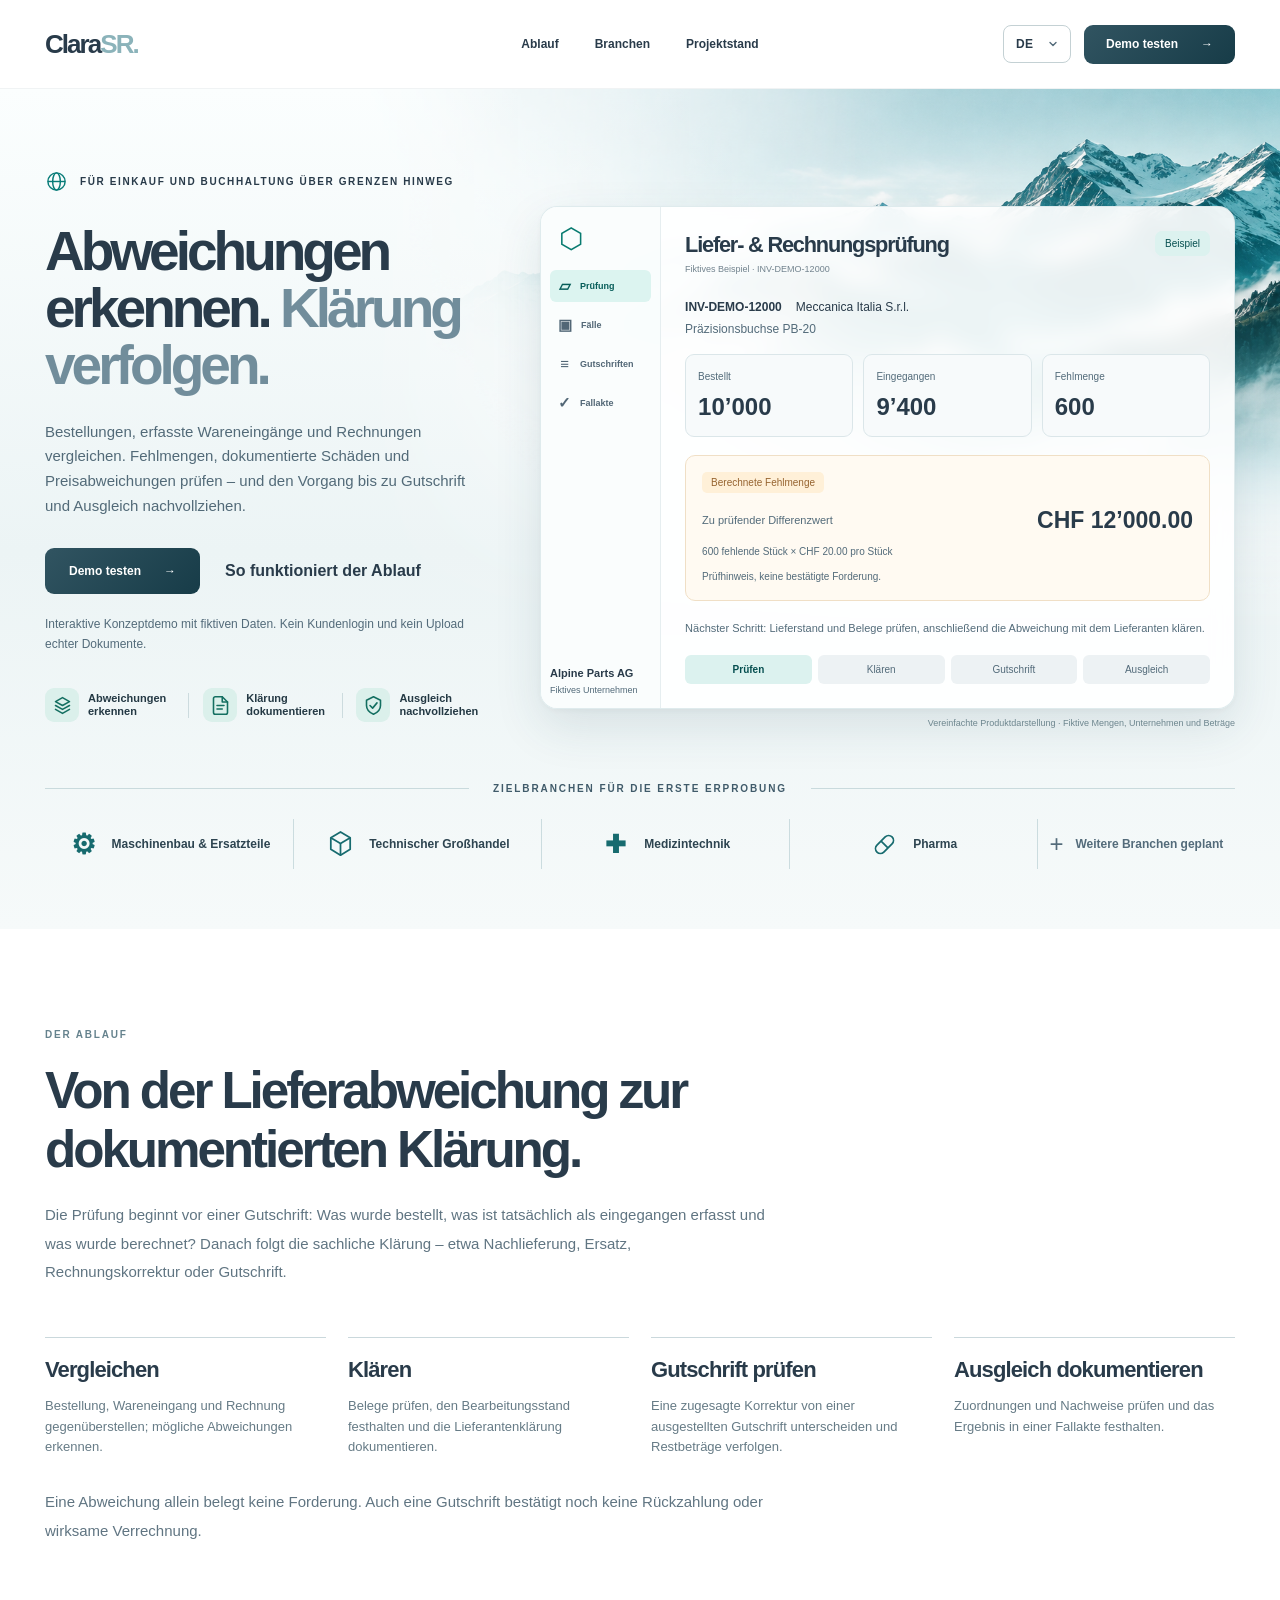
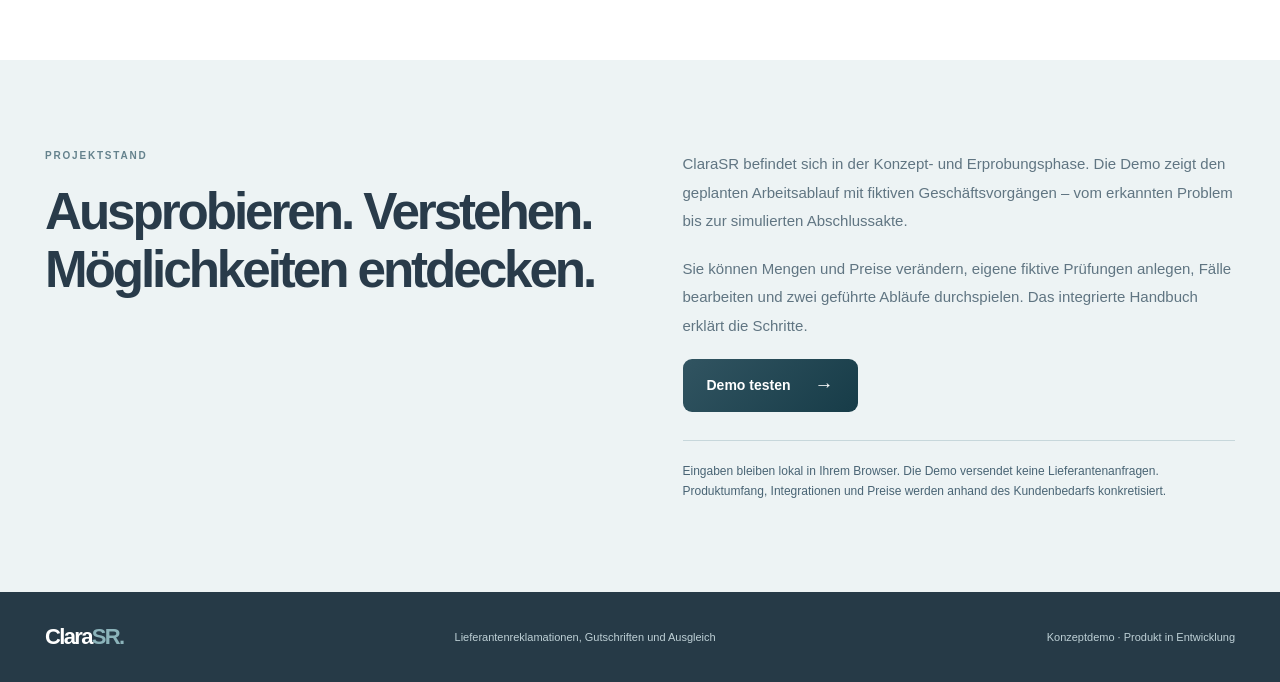
<file: index.html>
<!DOCTYPE html>
<html lang="de">
<head>
  <meta charset="UTF-8">
  <meta name="viewport" content="width=device-width, initial-scale=1">
  <meta http-equiv="refresh" content="0; url=website/index.html">
  <title>ClaraSR</title>
</head>
<body>
  <p><a href="website/index.html">ClaraSR öffnen</a></p>
</body>
</html>
</file>
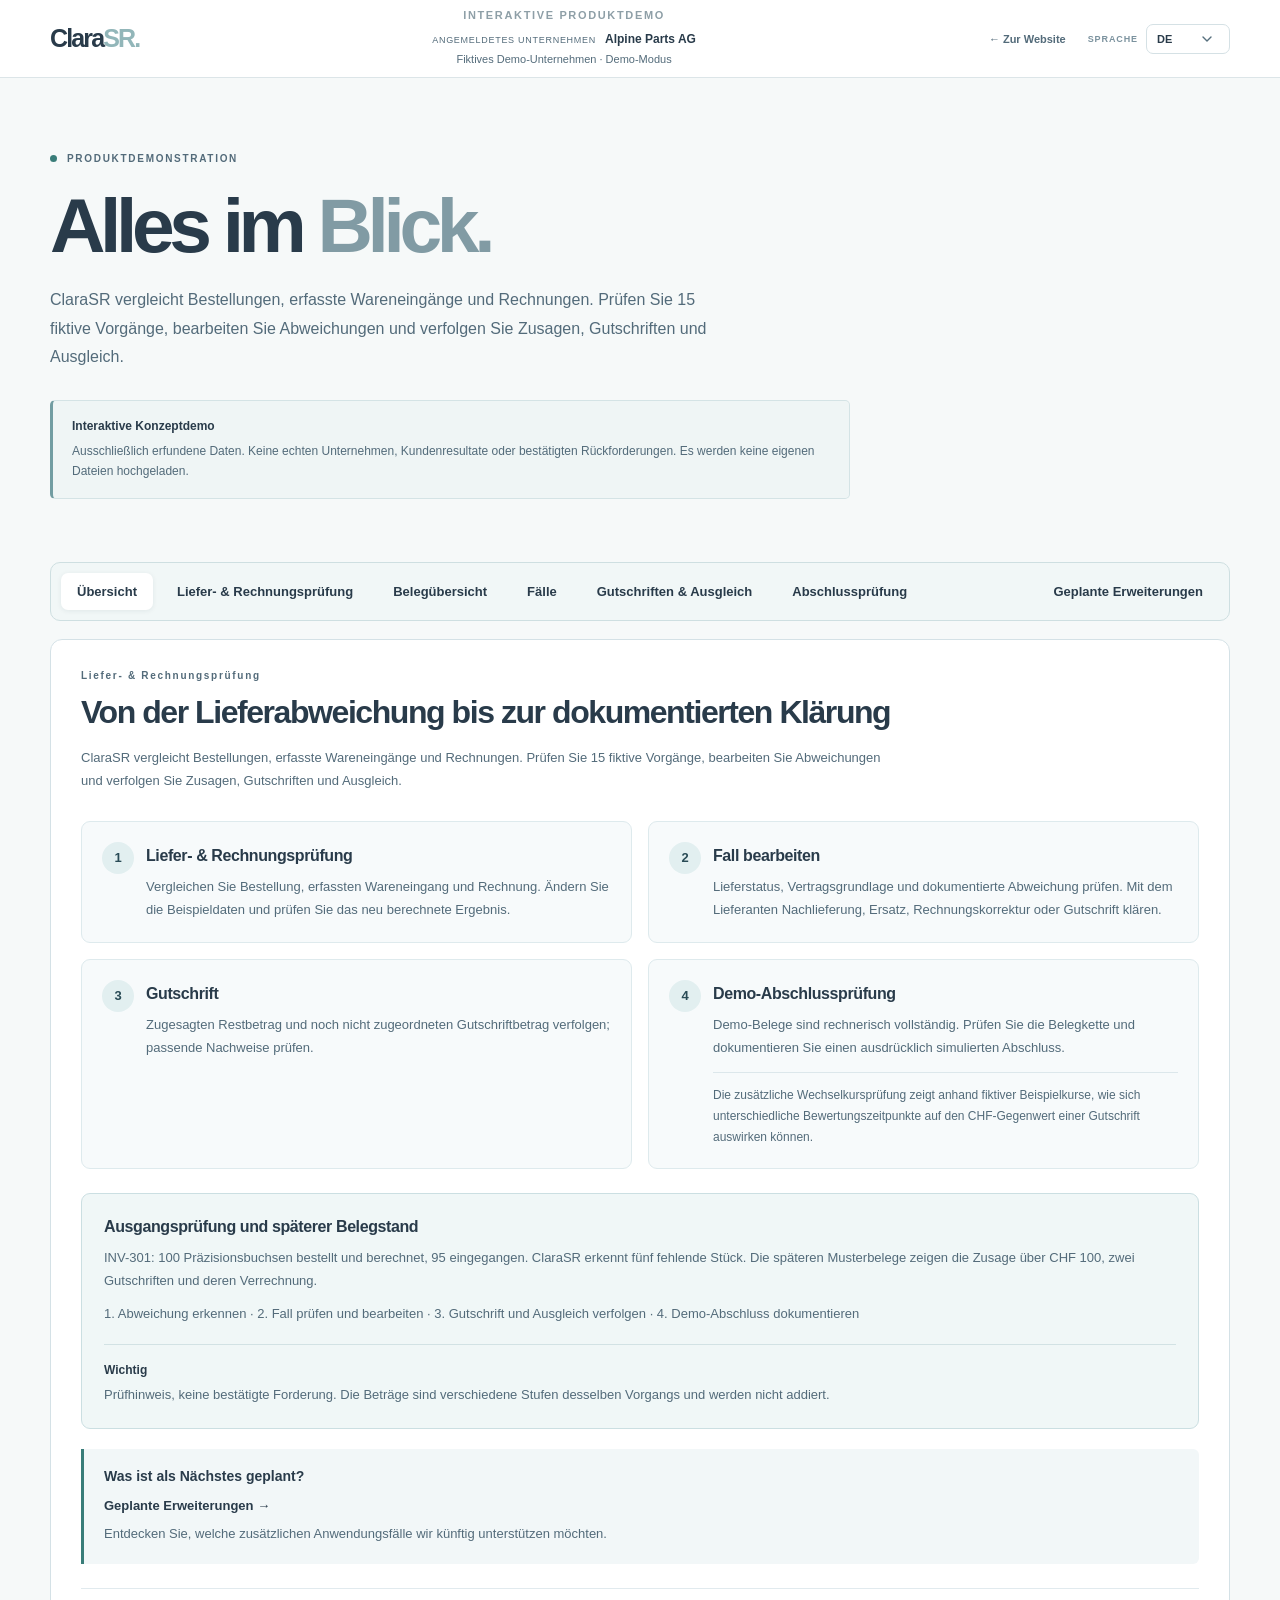
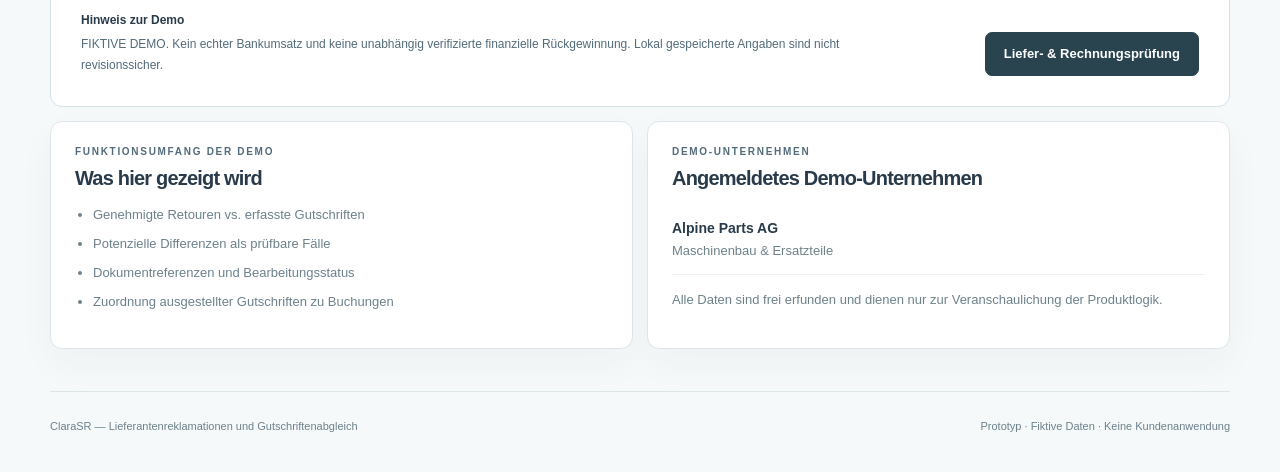
<file: demo/index.html>
<!DOCTYPE html>
<html lang="de">
<head>
  <meta charset="UTF-8">
  <meta name="viewport" content="width=device-width, initial-scale=1.0">

  <meta
    name="description"
    content="ClaraSR – Interaktive Konzeptdemo zur Prüfung von Bestellungen, Wareneingängen und Rechnungen sowie zur Nachverfolgung von Reklamationen, Gutschriften und Ausgleich anhand fiktiver Beispieldaten."
  >

  <title>Interaktive Demo | ClaraSR</title>

  <link rel="stylesheet" href="style.css">
  <link rel="stylesheet" href="cases-layout.css">
  <link rel="stylesheet" href="inspection.css">

  <!-- Datenimport und Abgleich -->
  <script src="../csv-import.js" defer></script>
  <script src="../matching-engine.js" defer></script>
  <script src="../creditloop-currency-engine.js" defer></script>
  <script src="../settlement-engine.js" defer></script>

  <!-- Finanzielle Abschlussprüfung -->
  <script src="../creditloop-closure-engine.js" defer></script>
  <script src="../creditloop-case-decisions.js" defer></script>

  <!-- PDF-Bibliothek -->
  <script
    src="vendor/pdf-lib.min.js"
    defer
  ></script>

  <!-- Demo-Anwendung -->
  <script src="app.js" defer></script>
  <!-- Dokumentansicht wird durch inspection-ui.js bereitgestellt. -->
  <script src="fx-demo.js" defer></script>
  <script src="i18n.js" defer></script>

  <script src="vendor/fontkit.umd.min.js" defer></script>
  <script src="upstream-data.js" defer></script>
  <script src="inspection-engine.js" defer></script>
  <script src="inspection-i18n.js" defer></script>
  <script src="inspection-entry.js" defer></script>
  <script src="inspection-ui.js" defer></script>
  <script src="inspection-polish.js" defer></script>

  <!-- Layout-Ergänzungen -->
  <script src="cases-layout.js" defer></script>
  <script src="workflow-layout.js" defer></script>
</head>

<body>
  <header class="topbar">
    <div class="container topbar-inner">
      <a class="brand" href="../website/index.html">
  Clara<span>SR.</span>
</a>

      <span class="topbar-label">
        INTERAKTIVE PRODUKTDEMO
      </span>

      <div class="topbar-actions">
        <a class="back-link" href="../website/index.html">
          ← Zur Website
        </a>

        <label class="language-picker">
          <span class="language-picker-label">SPRACHE</span>

          <select
            id="demo-language-select"
            aria-label="Sprache auswählen"
          >
            <option value="de">DE</option>
            <option value="en">EN</option>
            <option value="it">IT</option>
            <option value="fr">FR</option>
          </select>
        </label>
      </div>
    </div>
  </header>

  <main class="container" id="demo-top">

    <!-- ÜBERSICHT -->
    <section class="intro" data-demo-view="overview">
      <div class="eyebrow">
        <span class="eyebrow-dot"></span>
        PRODUKTDEMONSTRATION
      </div>

      <h1>Alles im <span>Blick.</span></h1>

      <p class="intro-text">
        Erleben Sie anhand fiktiver Geschäftsvorgänge, wie ClaraSR
        genehmigte Retouren mit erfassten Lieferantengutschriften
        vergleicht, mögliche Abweichungen sichtbar macht und die
        weitere Klärung unterstützt.
      </p>

      <div class="demo-notice">
        <strong>Interaktive Konzeptdemo</strong>
        <span>
          Ausschließlich erfundene Daten. Keine echten Unternehmen,
          Kundenresultate oder bestätigten Rückforderungen.
          Es werden keine eigenen Dateien hochgeladen.
        </span>
      </div>
    </section>

    <!-- NAVIGATION -->
    <nav class="demo-navigation" aria-label="Demo-Navigation">
      <a
        href="#demo-top"
        class="demo-nav-link"
        data-view="overview"
      >
        Übersicht
      </a>

      <a
        href="#workspace-title"
        class="demo-nav-link"
        data-view="reconcile"
      >
        Belege &amp; Abgleich
      </a>

      <a
        href="#results-section"
        class="demo-nav-link"
        data-view="cases"
      >
        Fälle
      </a>

      <a
        href="#closure-page"
        class="demo-nav-link"
        data-view="closure"
      >
        Abschlussprüfung
      </a>

      <a
        href="#settlement-demo"
        class="demo-nav-link"
        data-view="settlement"
      >
        Gutschriften &amp; Ausgleich
      </a>

      <a
        href="#planned-extensions"
        class="demo-nav-link cl-roadmap-nav"
        data-view="roadmap"
        data-roadmap-text="navigation"
      >
        Geplante Erweiterungen
      </a>
    </nav>

    <section class="overview-board" data-demo-view="overview">
      <div class="overview-grid">

        <!-- SO FUNKTIONIERT DIE DEMO -->
        <article
          class="cl-demo-guide"
          aria-labelledby="cl-demo-guide-title"
        >
          <header class="cl-demo-guide-heading">
            <div
              class="section-label"
              data-guide-text="eyebrow"
            >
              SO FUNKTIONIERT DIE DEMO
            </div>

            <h2
              id="cl-demo-guide-title"
              data-guide-text="title"
            >
              Lieferantenreklamationen und Gutschriften
              bis zur Klärung verfolgen
            </h2>

            <p data-guide-text="intro">
              Erkunden Sie anhand fiktiver Geschäftsvorgänge,
              wie ClaraSR genehmigte Retouren mit
              Lieferantengutschriften vergleicht, mögliche
              Abweichungen sichtbar macht und die weitere
              Prüfung unterstützt.
            </p>
          </header>

          <ol class="cl-demo-guide-steps">
            <li class="cl-demo-guide-step">
              <span
                class="cl-demo-guide-number"
                aria-hidden="true"
              >1</span>

              <div>
                <h3 data-guide-text="step1Title">
                  Beispieldaten vergleichen
                </h3>

                <p data-guide-text="step1Text">
                  Öffnen Sie „Belege &amp; Abgleich“. Dort sehen Sie
                  die hinterlegten Rechnungen, Retouren
                  und Gutschriften. Über „Abgleich starten“
                  können Sie die Beispieldaten nochmals
                  vergleichen lassen.
                </p>
              </div>
            </li>

            <li class="cl-demo-guide-step">
              <span
                class="cl-demo-guide-number"
                aria-hidden="true"
              >2</span>

              <div>
                <h3 data-guide-text="step2Title">
                  Einen Vorgang untersuchen
                </h3>

                <p data-guide-text="step2Text">
                  Unter „Fälle“ wählen Sie einen Vorgang aus.
                  Prüfen Sie die festgestellte Abweichung und
                  öffnen Sie die zugehörigen Musterbelege.
                  Anschließend können Sie einen Bearbeitungsstand
                  setzen und eine interne Notiz speichern.
                </p>
              </div>
            </li>

            <li class="cl-demo-guide-step">
              <span
                class="cl-demo-guide-number"
                aria-hidden="true"
              >3</span>

              <div>
                <h3 data-guide-text="step3Title">
                  Ergebnis und Nachweise dokumentieren
                </h3>

                <p data-guide-text="step3Text">
                  In der „Abschlussprüfung“ erfassen Sie ein
                  mögliches Abschlussergebnis und die
                  dazugehörigen Nachweise. Die Demo zeigt,
                  welche Angaben vorliegen und welche
                  Voraussetzungen für eine Freigabe noch fehlen.
                </p>
              </div>
            </li>

            <li class="cl-demo-guide-step">
              <span
                class="cl-demo-guide-number"
                aria-hidden="true"
              >4</span>

              <div>
                <h3 data-guide-text="step4Title">
                  Die Zuordnung einer Gutschrift nachvollziehen
                </h3>

                <p data-guide-text="step4Text">
                  Unter „Gutschriften &amp; Ausgleich“ sehen Sie,
                  welche ausgestellten Gutschriften den
                  vorhandenen Buchungsdaten zugeordnet wurden
                  und welcher Betrag noch nicht zugeordnet ist.
                  Über die Gutschriftnummer öffnen Sie den
                  zugehörigen Musterbeleg.
                </p>

                <p
                  class="cl-demo-guide-fx"
                  data-guide-text="fxText"
                >
                  Die zusätzliche Wechselkursprüfung zeigt
                  anhand fiktiver Beispielkurse, wie sich
                  unterschiedliche Bewertungszeitpunkte auf
                  den CHF-Gegenwert einer Gutschrift
                  auswirken können.
                </p>
              </div>
            </li>
          </ol>

          <!-- DURCHGÄNGIGES BEISPIEL -->
          <section
            class="cl-demo-guide-example"
            aria-labelledby="cl-demo-guide-example-title"
          >
            <h3
              id="cl-demo-guide-example-title"
              data-guide-text="exampleTitle"
            >
              Ein Beispiel zum Ausprobieren
            </h3>

            <p data-guide-text="exampleText">
              Für INV-101 ist eine Retoure über CHF 2’400.00
              genehmigt. Im Beispieldatensatz wurde keine
              passende Gutschrift gefunden.
            </p>

            <p data-guide-text="exampleAction">
              Öffnen Sie den Vorgang unter „Fälle“, sehen Sie
              sich Rechnung und Retourenbeleg an und
              dokumentieren Sie einen möglichen nächsten
              Prüfschritt – beispielsweise die Prüfung
              eines Lieferantenkontoauszugs.
            </p>

            <div class="cl-demo-guide-important">
              <strong data-guide-text="importantTitle">
                Wichtig
              </strong>

              <p data-guide-text="importantText">
                Eine fehlende Gutschrift im Datensatz beweist
                nicht, dass außerhalb dieser Daten keine
                Gutschrift existiert. Auch eine Buchungszuordnung
                allein bestätigt noch keine tatsächliche
                Rückzahlung oder Verrechnung.
              </p>
            </div>
          </section>

          <aside class="cl-demo-guide-roadmap">
            <strong data-guide-roadmap="title">
              Was ist als Nächstes geplant?
            </strong>

            <p>
              <a
                href="#planned-extensions"
                data-guide-roadmap="link"
              >
                Geplante Erweiterungen →
              </a>

              <span data-guide-roadmap="text">
                Entdecken Sie, welche zusätzlichen Anwendungsfälle
                wir künftig unterstützen möchten.
              </span>
            </p>
          </aside>

          <!-- DEMO-HINWEIS UND START -->
          <footer class="cl-demo-guide-footer">
            <div class="cl-demo-guide-note">
              <strong data-guide-text="noteTitle">
                Hinweis zur Demo
              </strong>

              <p data-guide-text="noteText">
                Alle Geschäftsvorgänge und Belege sind fiktiv.
                Es werden keine echten Kundendokumente
                hochgeladen. Ihre Änderungen werden lokal in
                diesem Browser gespeichert, sofern die
                Browsereinstellungen dies zulassen. Sie verändern
                keine echten Geschäftsdaten und werden
                nicht an Lieferanten gesendet.
              </p>
            </div>

            <a
              href="#workspace-title"
              class="cl-demo-guide-start"
              data-guide-start
              data-guide-text="startButton"
            >
              Zu Belege &amp; Abgleich →
            </a>
          </footer>
        </article>

        <!-- ERGÄNZENDE KARTEN -->
        <div class="overview-card">
          <div class="section-label">
            FUNKTIONSUMFANG DER DEMO
          </div>

          <h3>Was hier gezeigt wird</h3>

          <ul class="overview-list">
            <li>
              Genehmigte Retouren vs. erfasste Gutschriften
            </li>
            <li>
              Potenzielle Differenzen als prüfbare Fälle
            </li>
            <li>
              Dokumentreferenzen und Bearbeitungsstatus
            </li>
            <li>
              Zuordnung ausgestellter Gutschriften zu Buchungen
            </li>
          </ul>
        </div>

        <div class="overview-card">
          <div class="section-label">BEISPIELSZENARIEN</div>

          <h3>Ausgewähltes Demo-Unternehmen</h3>

          <div class="overview-company">
            <strong data-demo-company-name>
              Alpine Parts AG
            </strong>

            <span>Maschinenbau &amp; Ersatzteile</span>
          </div>

          <p class="overview-footnote">
            Alle Daten sind frei erfunden und dienen nur
            zur Veranschaulichung der Produktlogik.
          </p>
        </div>

      </div>
    </section>

    <!-- GEPLANTE ERWEITERUNGEN -->
    <section
      id="planned-extensions"
      class="cl-roadmap"
      data-demo-view="roadmap"
      aria-labelledby="cl-roadmap-title"
    >
      <header class="cl-roadmap-heading">
        <div
          class="section-label"
          data-roadmap-text="eyebrow"
        >
          PRODUKTAUSBLICK
        </div>

        <h2
          id="cl-roadmap-title"
          data-roadmap-text="title"
        >
          Geplante Erweiterungen
        </h2>

        <p data-roadmap-text="intro">
          Hier zeigen wir, wie ClaraSR künftig erweitert werden
          könnte. Die beschriebenen Funktionen sind noch nicht Teil
          dieser Demo. Umfang und Umsetzung richten sich nach den
          Rückmeldungen und Anforderungen potenzieller Kunden.
        </p>
      </header>

      <article
        class="cl-roadmap-card"
        aria-labelledby="cl-roadmap-mobile-title"
      >
        <span
          class="cl-roadmap-status"
          data-roadmap-text="status"
        >
          Geplant · Noch nicht verfügbar
        </span>

        <h3
          id="cl-roadmap-mobile-title"
          data-roadmap-text="mobileTitle"
        >
          Wareneingang direkt mit dem Smartphone dokumentieren
        </h3>

        <p data-roadmap-text="mobileIntro">
          Mitarbeitende sollen Abweichungen bereits bei der
          Anlieferung erfassen können – direkt im Lager oder
          am Wareneingang.
        </p>

        <ol class="cl-roadmap-steps">
          <li>
            <strong data-roadmap-text="step1Title">
              Artikel und Lieferung zuordnen
            </strong>

            <p data-roadmap-text="step1Text">
              Artikel per Barcode oder QR-Code erfassen und
              der passenden Bestellung oder Lieferung zuordnen.
            </p>
          </li>

          <li>
            <strong data-roadmap-text="step2Title">
              Abweichungen festhalten
            </strong>

            <p data-roadmap-text="step2Text">
              Erwartete und erhaltene Mengen, Schäden oder
              Qualitätsprobleme dokumentieren und Fotos hinzufügen.
            </p>
          </li>

          <li>
            <strong data-roadmap-text="step3Title">
              Unterlagen im Vorgang bündeln
            </strong>

            <p data-roadmap-text="step3Text">
              Die Angaben und Fotos sollen direkt dem zugehörigen
              Vorgang zugeordnet und für die weitere Prüfung
              bereitgestellt werden.
            </p>
          </li>

          <li>
            <strong data-roadmap-text="step4Title">
              Klärung und Ausgleich verfolgen
            </strong>

            <p data-roadmap-text="step4Text">
              Aus der dokumentierten Abweichung soll die weitere
              Bearbeitung entstehen: Reklamation vorbereiten,
              Lieferantenantworten nachverfolgen und Gutschrift
              sowie Ausgleich prüfen.
            </p>
          </li>
        </ol>

        <div class="cl-roadmap-example">
          <strong data-roadmap-text="exampleTitle">
            Ein mögliches Beispiel
          </strong>

          <p data-roadmap-text="exampleText">
            Von 100 bestellten Ersatzteilen kommen 95 an.
            Ein Mitarbeiter dokumentiert die Fehlmenge und fügt
            Fotos hinzu. Einkauf oder Buchhaltung können die
            Unterlagen anschließend prüfen und die Klärung
            mit dem Lieferanten weiterverfolgen.
          </p>
        </div>

        <section
          class="cl-roadmap-more"
          aria-labelledby="cl-roadmap-more-title"
        >
          <h3
            id="cl-roadmap-more-title"
            data-roadmap-extra="title"
          >
            Weitere geplante Anwendungsfälle
          </h3>

          <p data-roadmap-extra="intro">
            Auch diese Erweiterungen sind noch nicht verfügbar.
            Welche wir umsetzen, priorisieren wir anhand des
            tatsächlichen Kundenbedarfs.
          </p>

          <div class="cl-roadmap-more-grid">
            <article>
              <h4 data-roadmap-extra="perishableTitle">
                Verderbliche Ware berücksichtigen
              </h4>

              <p data-roadmap-extra="perishableText">
                Bei Blumen, Pflanzen und anderen verderblichen
                Produkten sollen sich Qualitätsmängel,
                Resthaltbarkeit und kurze Reklamationsfristen
                gezielt erfassen und nachverfolgen lassen.
              </p>
            </article>

            <article>
              <h4 data-roadmap-extra="deliveriesTitle">
                Komplexe Lieferungen nachvollziehen
              </h4>

              <p data-roadmap-extra="deliveriesText">
                Teil- und Nachlieferungen sowie mehrere Rechnungen
                oder Gutschriften sollen zu einem Vorgang
                zusammengeführt werden. So bleibt erkennbar,
                welche Mengen und Beträge noch offen sind.
              </p>
            </article>

            <article>
              <h4 data-roadmap-extra="pricesTitle">
                Preisabweichungen erkennen
              </h4>

              <p data-roadmap-extra="pricesText">
                Bestellte beziehungsweise vereinbarte Preise
                sollen mit den Rechnungspositionen verglichen
                werden, um mögliche Überberechnungen sichtbar
                zu machen und ihre Prüfung zu unterstützen.
              </p>
            </article>
          </div>
        </section>

        <p
          class="cl-roadmap-note"
          data-roadmap-text="note"
        >
          Vorgesehen ist zunächst eine für Smartphones optimierte
          Weboberfläche. Ob eine separate App benötigt wird,
          prüfen wir anhand des tatsächlichen Bedarfs.
        </p>
      </article>
    </section>

    <!-- ABGLEICH -->
    <section
      class="workspace"
      aria-labelledby="workspace-title"
      data-demo-view="reconcile"
    >
      <div class="workspace-heading">
        <div>
          <div class="section-label">
            01 / ANGEMELDETES UNTERNEHMEN
          </div>

          <h2 id="workspace-title">Belege &amp; Abgleich</h2>

          <p>
            Prüfen Sie Rechnungen, Retouren und Gutschriften
            Ihrer Lieferanten.
          </p>
        </div>

        <span class="results-badge">DEMO-ERGEBNISSE</span>
      </div>

      <!-- ANGEMELDETES DEMO-UNTERNEHMEN -->
      <div class="case-navigation-bar">
        <div class="case-navigation-company">
          <span class="case-navigation-label">
            ANGEMELDETES UNTERNEHMEN
          </span>

          <div style="margin-top:8px;">
            <strong
              class="cl-company-name"
              data-demo-company-name
            >
              Alpine Parts AG
            </strong>
          </div>

          <p style="margin:6px 0 0; font-size:12px;">
            Fiktives Demo-Unternehmen · Demo-Modus
          </p>
        </div>
      </div>

      <!-- LIEFERANTENAUSWAHL -->
      <div class="case-navigation-bar">
        <div class="case-navigation-company">
          <label for="reconcile-supplier-select">
            LIEFERANT AUSWÄHLEN
          </label>

          <select
            id="reconcile-supplier-select"
            class="demo-company-select"
            data-supplier-select
            aria-label="Lieferanten für den Abgleich auswählen"
          >
            <option value="all">Alle Lieferanten</option>

            <option value="Meccanica Italia S.r.l.">
              Meccanica Italia S.r.l.
            </option>

            <option value="Alpen Technik GmbH">
              Alpen Technik GmbH
            </option>

            <option value="Swiss Precision AG">
              Swiss Precision AG
            </option>
          </select>
        </div>
      </div>

      <div class="data-area">
        <div class="data-heading">
          <div>
            <div class="section-label">02 / QUELLDATEN</div>

            <h3>Verfügbare Belege</h3>

            <p>
              Diese Tabellen zeigen die Daten, die
              der Demo-Abgleich auswertet.
            </p>
          </div>
        </div>

        <div
          class="data-tabs"
          role="tablist"
          aria-label="Dokumentarten"
        >
          <button
            id="tab-invoices"
            type="button"
            class="tab active"
            role="tab"
            aria-selected="true"
            data-tab="invoices"
          >
            Rechnungen <span id="invoice-count">0</span>
          </button>

          <button
            id="tab-returns"
            type="button"
            class="tab"
            role="tab"
            aria-selected="false"
            data-tab="returns"
          >
            Retouren <span id="return-count">0</span>
          </button>

          <button
            id="tab-credits"
            type="button"
            class="tab"
            role="tab"
            aria-selected="false"
            data-tab="credits"
          >
            Gutschriften <span id="credit-count">0</span>
          </button>
        </div>

        <div class="table-container">
          <table class="data-table">
            <thead id="data-table-head"></thead>
            <tbody id="data-table-body"></tbody>
          </table>
        </div>

        <div class="data-footnote">
          Alle Beträge und Geschäftsvorgänge sind frei erfunden.
          Die Dokumente sind bewusst vereinfacht.
        </div>
      </div>

      <div class="run-area">
        <div>
          <div class="section-label">
            03 / AUTOMATISCHER ABGLEICH
          </div>

          <h3>Bereit für den Abgleich?</h3>

          <p>
            Vergleichen Sie die genehmigten Retouren mit den
            erfassten Gutschriften.
          </p>
        </div>

        <button
          type="button"
          id="run-demo"
          class="run-button"
        >
          <span>Abgleich starten</span>
          <span aria-hidden="true">→</span>
        </button>
      </div>

      <p
        id="demo-message"
        class="demo-message"
        role="status"
        aria-live="polite"
      >
        Die Beispieldaten werden für den Abgleich vorbereitet.
      </p>
    </section>

    <!-- FÄLLE -->
    <section
      id="results-section"
      class="results-section"
      data-demo-view="cases"
      hidden
    >
      <a class="workspace-return" href="#demo-top">
        ← Zur Übersicht
      </a>

      <div class="results-heading">
        <div>
          <div class="section-label">
            03 / VORGANGSÜBERSICHT
          </div>

          <h2 id="results-company-title">Fälle</h2>

          <p>
            Die Ergebnisse werden durch den Demo-Abgleich berechnet.
          </p>
        </div>

        <span class="results-badge">DEMO-ERGEBNISSE</span>
      </div>

      <!-- UNTERNEHMEN, LIEFERANT UND SCHNELLNAVIGATION -->
      <div class="case-navigation-bar cl-cases-navigation-grid">
        <div class="case-navigation-company cl-company-info">
          <span class="case-navigation-label">
            ANGEMELDETES UNTERNEHMEN
          </span>

          <strong
            class="cl-company-name"
            data-demo-company-name
          >
            Alpine Parts AG
          </strong>

          <p class="cl-company-description">
            Fiktives Demo-Unternehmen · Demo-Modus
          </p>
        </div>

        <div class="case-navigation-company cl-supplier-info">
          <label for="cases-supplier-select">
            LIEFERANT AUSWÄHLEN
          </label>

          <select
            id="cases-supplier-select"
            class="demo-company-select"
            data-supplier-select
            aria-label="Lieferanten für Fälle auswählen"
          >
            <option value="all">Alle Lieferanten</option>

            <option value="Meccanica Italia S.r.l.">
              Meccanica Italia S.r.l.
            </option>

            <option value="Alpen Technik GmbH">
              Alpen Technik GmbH
            </option>

            <option value="Swiss Precision AG">
              Swiss Precision AG
            </option>
          </select>
        </div>

        <div class="case-navigation-shortcuts cl-quick-info">
          <span class="case-navigation-label">
            SCHNELL ZU EINEM VORGANG
          </span>

          <div
            id="case-quick-navigation"
            class="case-quick-navigation"
            aria-label="Vorgang auswählen"
          ></div>
        </div>
      </div>

      <div class="summary-grid">
        <div class="summary-card summary-primary">
          <span>Potenzielle Betragsdifferenz</span>
          <strong id="summary-difference">–</strong>
          <small>Keine bestätigte Forderung</small>
        </div>

        <div class="summary-card">
          <span>Verglichene Vorgänge</span>
          <strong id="summary-total">0</strong>
          <small>Ergebnisse des Abgleichs</small>
        </div>

        <div class="summary-card">
          <span>Auffällige Vorgänge</span>
          <strong id="summary-issues">0</strong>
          <small>Manuelle Prüfung erforderlich</small>
        </div>
      </div>

      <div class="result-layout">

        <!-- LINKS: VOLLSTÄNDIGE FALLAKTE -->
        <div class="detail-panel">
          <div class="detail-header">
            <span class="section-label">FALLDETAILS</span>
            <span class="detail-symbol">↗</span>
          </div>

          <div id="case-detail">
            <p class="empty-detail">
              Wählen Sie einen Vorgang aus der Liste aus.
            </p>
          </div>
        </div>

        <!-- RECHTS: FALLÜBERSICHT -->
        <div class="cases-panel">
          <h3>Erkannte Vorgänge</h3>

          <p class="panel-intro">
            Wählen Sie einen Vorgang aus, um die Erklärung
            und seine Dokumentreferenzen anzusehen.
          </p>

          <div id="case-list" class="case-list"></div>
        </div>

      </div>

      <div class="results-disclaimer">
        <strong>Wichtig:</strong>
        Eine Differenz in den importierten Beispieldaten ist
        kein Nachweis für eine tatsächliche Forderung.
        Gutschriftzuordnung, Verrechnung und Zahlungseingang
        müssen gesondert geprüft werden.
      </div>
    </section>

    <!-- ABSCHLUSSPRÜFUNG -->
    <section
      id="closure-page"
      class="results-section closure-page"
      data-demo-view="closure"
    >
      <div class="results-heading">
        <div>
          <div class="section-label">
            04 / ABSCHLUSSPRÜFUNG
          </div>

          <h2>Abschlussprüfung</h2>

          <p>
            Prüfen Sie den ausgewählten Vorgang und
            dokumentieren Sie das Abschlussergebnis.
          </p>
        </div>

        <span class="results-badge">DEMO-ERGEBNISSE</span>
      </div>

      <div class="case-navigation-company cl-closure-selector">
        <label for="closure-case-select">
          Vorgang auswählen
        </label>

        <select
          id="closure-case-select"
          class="demo-company-select"
        ></select>

        <p id="closure-case-context"></p>
      </div>

      <div id="closure-content"></div>
    </section>

    <!-- GUTSCHRIFTEN UND AUSGLEICH -->
    <section
      id="settlement-demo"
      class="results-section"
      data-demo-view="settlement"
      hidden
    >
      <a class="workspace-return" href="#demo-top">
        ← Zur Übersicht
      </a>

      <div class="results-heading">
        <div>
          <div class="section-label">
            06 / BUCHUNGS- UND VERRECHNUNGSPRÜFUNG
          </div>

          <h2 id="settlement-company-title">
            Gutschriften &amp; Ausgleich
          </h2>

          <p>
            Prüfen Sie, welche ausgestellten Lieferantengutschriften
            bereits Buchungen zugeordnet werden konnten.
          </p>
        </div>

        <span class="results-badge">DEMO-ERGEBNISSE</span>
      </div>

      <!-- ANGEMELDETES UNTERNEHMEN UND LIEFERANT -->
      <div class="settlement-company-bar cl-settlement-navigation-grid">
        <div class="case-navigation-company cl-company-info">
          <span class="case-navigation-label">
            ANGEMELDETES UNTERNEHMEN
          </span>

          <strong
            class="cl-company-name"
            data-demo-company-name
          >
            Alpine Parts AG
          </strong>

          <p class="cl-company-description">
            Fiktives Demo-Unternehmen · Demo-Modus
          </p>
        </div>

        <div class="case-navigation-company cl-supplier-info">
          <label for="settlement-supplier-select">
            LIEFERANT AUSWÄHLEN
          </label>

          <select
            id="settlement-supplier-select"
            class="demo-company-select"
            data-supplier-select
            aria-label="Lieferanten für Gutschriften auswählen"
          >
            <option value="all">Alle Lieferanten</option>

            <option value="Meccanica Italia S.r.l.">
              Meccanica Italia S.r.l.
            </option>

            <option value="Alpen Technik GmbH">
              Alpen Technik GmbH
            </option>

            <option value="Swiss Precision AG">
              Swiss Precision AG
            </option>
          </select>
        </div>
      </div>

      <div class="settlement-panel">
        <div class="table-container">
          <table class="data-table">
            <thead>
              <tr>
                <th>Gutschrift</th>
                <th>Lieferant</th>
                <th>Ausgestellter Betrag</th>
                <th>Buchhalterisch zugeordnet</th>
                <th>Noch nicht zugeordnet</th>
                <th>Zuordnungsstatus</th>
              </tr>
            </thead>

            <tbody id="demo-settlement-rows"></tbody>
          </table>
        </div>

        <div
          id="demo-settlement-details"
          class="settlement-details"
        ></div>
      </div>

      <div class="results-disclaimer">
        <strong>Wichtiger Hinweis:</strong>
        Buchungen werden hier anhand künstlicher
        Beispieldaten zugeordnet. Weder Rückzahlungen
        noch wirksame Verrechnungen wurden unabhängig
        nachgewiesen.
      </div>
    </section>

    <footer class="demo-footer">
      <span>
        ClaraSR — Lieferantenreklamationen und Gutschriftenabgleich
      </span>

      <span>
        Prototyp · Fiktive Daten · Keine Kundenanwendung
      </span>
    </footer>

  </main>
  <script src="handbook.js" defer></script>
</body>
</html>
</file>
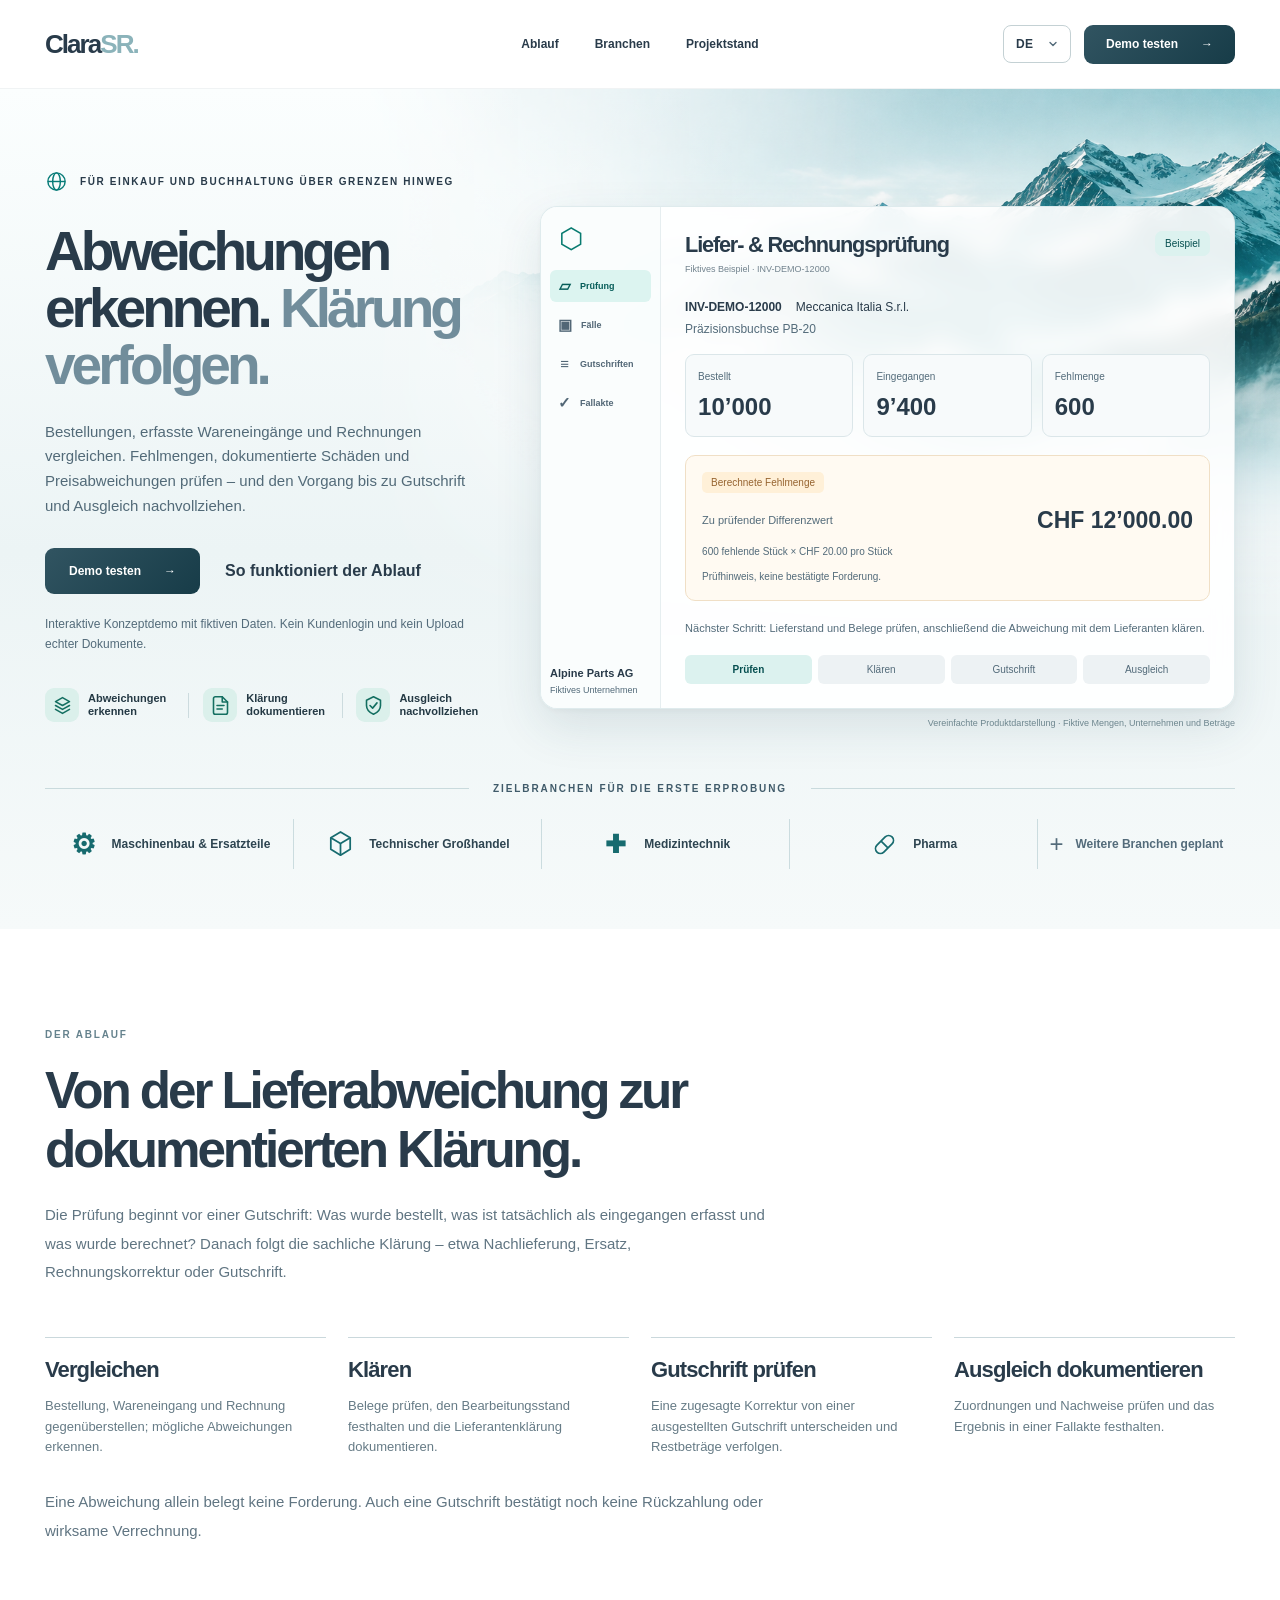
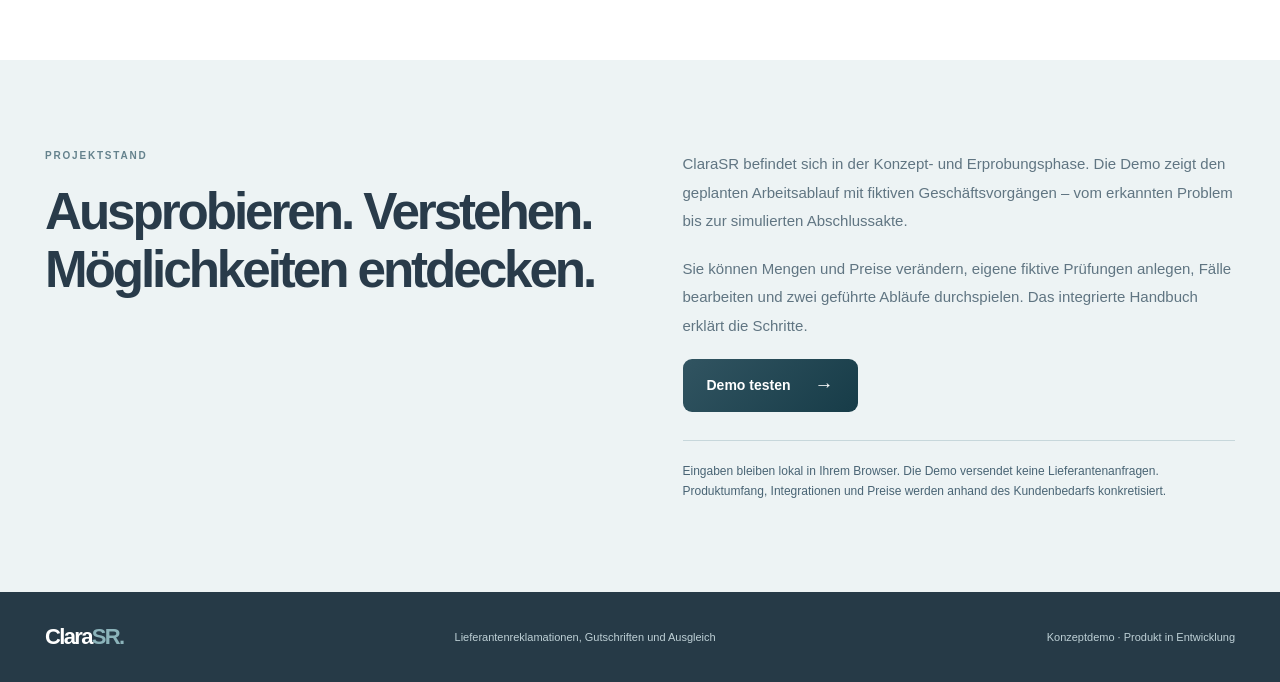
<file: website/index.html>
<!DOCTYPE html>
<html lang="de">
<head>
  <meta charset="UTF-8">
  <meta name="viewport" content="width=device-width, initial-scale=1.0">
  <meta name="description" content="ClaraSR – Liefer- und Rechnungsprüfung sowie Nachverfolgung von Reklamationen, Gutschriften und Ausgleich.">
  <title>ClaraSR — Lieferabweichungen erkennen und klären</title>
  <link rel="stylesheet" href="style.css">
  <script src="script.js" defer></script>
</head>
<body>
  <a href="#top" class="home-skip" data-home-text="skip">Zum Inhalt</a>

  <header class="site-header">
    <div class="site-shell header-inner">
      <a class="brand" href="#top" aria-label="ClaraSR">
        <span class="brand-name">Clara<span>SR.</span></span>
      </a>

      <nav class="desktop-nav" aria-label="Hauptnavigation" data-home-aria="navigation">
        <a href="#product" data-home-text="navProduct">Ablauf</a>
        <a href="#industries" data-home-text="navIndustries">Branchen</a>
        <a href="#research" data-home-text="navResearch">Projektstand</a>
      </nav>

      <div class="header-actions">
        <label class="home-language">
          <span class="home-visually-hidden" data-home-text="language">Sprache</span>
          <select id="home-language" aria-label="Sprache" data-home-aria="language">
            <option value="de">DE</option>
            <option value="en">EN</option>
            <option value="it">IT</option>
            <option value="fr">FR</option>
          </select>
        </label>

        <a class="button button-primary header-demo" href="../demo/index.html">
          <span data-home-text="demo">Demo testen</span>
          <span aria-hidden="true">→</span>
        </a>
      </div>

      <button
        class="mobile-toggle"
        type="button"
        aria-controls="mobile-menu"
        aria-expanded="false"
        aria-label="Navigation öffnen"
      >
        <span></span><span></span><span></span>
      </button>
    </div>

    <nav
      id="mobile-menu"
      class="mobile-menu"
      hidden
      aria-label="Hauptnavigation"
      data-home-aria="navigation"
    >
      <a href="#product" data-home-text="navProduct">Ablauf</a>
      <a href="#industries" data-home-text="navIndustries">Branchen</a>
      <a href="#research" data-home-text="navResearch">Projektstand</a>
      <a href="../demo/index.html" data-home-text="demo">Demo testen</a>
    </nav>
  </header>

  <main id="top">
    <section class="hero">
      <div class="mountain-background" aria-hidden="true"></div>

      <div class="site-shell hero-content">
        <div class="hero-grid">
          <div class="hero-copy">
            <div class="eyebrow">
              <span class="home-globe" aria-hidden="true">
  <svg viewBox="0 0 24 24" fill="none">
    <circle cx="12" cy="12" r="9"/>
    <ellipse cx="12" cy="12" rx="4" ry="9"/>
    <path d="M3 12h18"/>
  </svg>
</span>
              <span data-home-text="eyebrow">
                FÜR EINKAUF UND BUCHHALTUNG IN DER SCHWEIZ
              </span>
            </div>

            <h1>
              <span class="home-hero-lead" data-home-text="heroTitle">
                Abweichungen erkennen.
              </span>
              <span data-home-text="heroAccent">Klärung verfolgen.</span>
            </h1>

            <p class="hero-description" data-home-text="heroIntro">
              Bestellungen, erfasste Wareneingänge und Rechnungen vergleichen.
              Fehlmengen, dokumentierte Schäden und Preisabweichungen prüfen –
              und den Vorgang bis zu Gutschrift und Ausgleich nachvollziehen.
            </p>

            <div class="hero-actions">
              <a href="../demo/index.html" class="button button-primary hero-demo">
                <span data-home-text="demo">Demo testen</span>
                <span aria-hidden="true">→</span>
              </a>

              <a href="#product" class="home-secondary-link" data-home-text="how">
                So funktioniert der Ablauf
              </a>
            </div>

            <p class="home-concept-note" data-home-text="demoNote">
              Interaktive Konzeptdemo mit fiktiven Daten.
              Kein Kundenlogin und kein Upload echter Dokumente.
            </p>

            <div class="feature-strip" aria-label="Produktablauf" data-home-aria="benefits">
              <div class="mini-feature">
                <span class="mini-icon" aria-hidden="true">
                  <svg viewBox="0 0 24 24">
                    <path d="m12 3 8 4.5-8 4.5-8-4.5L12 3Z"/>
                    <path d="m4 12 8 4.5 8-4.5"/>
                    <path d="m4 16.5 8 4.5 8-4.5"/>
                  </svg>
                </span>
                <span data-home-text="benefit1">Abweichungen erkennen</span>
              </div>

              <span class="feature-divider" aria-hidden="true"></span>

              <div class="mini-feature">
                <span class="mini-icon" aria-hidden="true">
                  <svg viewBox="0 0 24 24">
                    <path d="M14 2H6a2 2 0 0 0-2 2v16a2 2 0 0 0 2 2h12a2 2 0 0 0 2-2V8Z"/>
<path d="M14 2v6h6M8 12h8M8 16h6"/>
                  </svg>
                </span>
                <span data-home-text="benefit2">Klärung dokumentieren</span>
              </div>

              <span class="feature-divider" aria-hidden="true"></span>

              <div class="mini-feature">
                <span class="mini-icon" aria-hidden="true">
                  <svg viewBox="0 0 24 24">
                    <path d="M12 2 20 6v6c0 5-3.3 8-8 10-4.7-2-8-5-8-10V6l8-4Z"/>
                    <path d="m8 12 3 3 5-6"/>
                  </svg>
                </span>
                <span data-home-text="benefit3">Ausgleich nachvollziehen</span>
              </div>
            </div>
          </div>

          <div class="hero-product">
            <div
              class="dashboard-window home-product-preview"
              aria-label="Fiktives Produktbeispiel INV-DEMO-12000"
              data-home-aria="preview"
            >
              <aside class="dashboard-sidebar" aria-hidden="true">
                <div class="sidebar-logo">
                  <span class="sidebar-logo-symbol">⬡</span>
                </div>

                <div class="sidebar-menu">
                  <div class="sidebar-item selected">
                    <span class="sidebar-glyph">▱</span>
                    <span data-home-text="sideReview">Prüfung</span>
                  </div>
                  <div class="sidebar-item">
                    <span class="sidebar-glyph">▣</span>
                    <span data-home-text="sideCases">Fälle</span>
                  </div>
                  <div class="sidebar-item">
                    <span class="sidebar-glyph">≡</span>
                    <span data-home-text="sideCredits">Gutschriften</span>
                  </div>
                  <div class="sidebar-item">
                    <span class="sidebar-glyph">✓</span>
                    <span data-home-text="sideFile">Fallakte</span>
                  </div>
                </div>

                <div class="sidebar-bottom">
                  <span class="home-preview-company">Alpine Parts AG</span>
                  <small data-home-text="fictionalCompany">Fiktives Unternehmen</small>
                </div>
              </aside>

              <div class="dashboard-main home-preview-main">
                <div class="dashboard-heading">
                  <div>
                    <h2 data-home-text="previewTitle">Liefer- & Rechnungsprüfung</h2>
                    <p data-home-text="previewSubtitle">Fiktives Beispiel · INV-DEMO-12000</p>
                  </div>
                  <span class="home-preview-tag" data-home-text="sample">Beispiel</span>
                </div>

                <div class="home-preview-case">
                  <strong>INV-DEMO-12000</strong>
                  <span>Meccanica Italia S.r.l.</span>
                  <p data-home-text="article">Präzisionsbuchse PB-20</p>
                </div>

                <div class="home-preview-values">
                  <div>
                    <span data-home-text="ordered">Bestellt</span>
                    <strong>10’000</strong>
                  </div>
                  <div>
                    <span data-home-text="received">Eingegangen</span>
                    <strong>9’400</strong>
                  </div>
                  <div>
                    <span data-home-text="missing">Fehlmenge</span>
                    <strong>600</strong>
                  </div>
                </div>

                <div class="home-preview-result">
                  <span class="home-preview-warning" data-home-text="shortage">
                    Berechnete Fehlmenge
                  </span>

                  <div>
                    <span data-home-text="difference">Zu prüfender Differenzwert</span>
                    <strong>CHF 12’000.00</strong>
                  </div>
<p data-home-text="calculation">
  600 fehlende Stück × CHF 20.00 pro Stück
</p>
                  <p data-home-text="noClaim">
                    Prüfhinweis, keine bestätigte Forderung.
                  </p>
                </div>

                <p class="home-preview-next" data-home-text="next">
                  Nächster Schritt: Lieferstand und Belege prüfen, anschließend
                  die Abweichung mit dem Lieferanten klären.
                </p>

                <div class="home-preview-stages">
                  <span class="current" data-home-text="stage1">Prüfen</span>
                  <span data-home-text="stage2">Klären</span>
                  <span data-home-text="stage3">Gutschrift</span>
                  <span data-home-text="stage4">Ausgleich</span>
                </div>
              </div>
            </div>

            <p class="dashboard-disclaimer" data-home-text="previewNote">
              Vereinfachte Produktdarstellung · Fiktive Mengen, Unternehmen und Beträge
            </p>
          </div>
        </div>

        <div class="industry-area" id="industries">
          <div class="industry-caption">
            <span class="rule"></span>
            <span data-home-text="industryCaption">
              ZIELBRANCHEN FÜR DIE ERSTE ERPROBUNG
            </span>
            <span class="rule"></span>
          </div>

          <div class="industry-list">
            <div class="industry-item">
              <span class="industry-icon" aria-hidden="true">⚙</span>
              <span data-home-text="industry1">Maschinenbau & Ersatzteile</span>
            </div>

            <div class="industry-item">
              <span class="industry-icon" aria-hidden="true">
                <svg viewBox="0 0 32 32">
                  <path d="m16 3 10 6-10 6L6 9l10-6Z"/>
                  <path d="M6 9v12l10 6 10-6V9"/>
                  <path d="M16 15v12"/>
                </svg>
              </span>
              <span data-home-text="industry2">Technischer Großhandel</span>
            </div>

            <div class="industry-item">
              <span class="industry-icon medical-icon" aria-hidden="true">✚</span>
              <span data-home-text="industry3">Medizintechnik</span>
            </div>

            <div class="industry-item">
              <span class="industry-icon" aria-hidden="true">
                <svg viewBox="0 0 32 32">
                  <g transform="rotate(-45 16 16)">
                    <rect x="5" y="11" width="22" height="10" rx="5"/>
                    <path d="M16 11V21"/>
                  </g>
                </svg>
              </span>
              <span data-home-text="industry4">Pharma</span>
            </div>

            <div class="industry-item home-industry-more">
              <span aria-hidden="true">+</span>
              <span data-home-text="industryMore">Weitere Branchen geplant</span>
            </div>
          </div>
        </div>
      </div>
    </section>

    <section class="below-hero" id="product">
      <div class="site-shell">
        <div class="section-label" data-home-text="approach">DER ABLAUF</div>

        <h2 data-home-text="processTitle">
          Von der Lieferabweichung zur dokumentierten Klärung.
        </h2>

        <p data-home-text="processIntro">
          Die Prüfung beginnt vor einer Gutschrift: Was wurde bestellt, was ist
          tatsächlich als eingegangen erfasst und was wurde berechnet?
          Danach folgt die sachliche Klärung – etwa Nachlieferung, Ersatz,
          Rechnungskorrektur oder Gutschrift.
        </p>

        <div class="workflow-row">
          <div>
            <strong data-home-text="step1Title">Vergleichen</strong>
            <span data-home-text="step1Text">
              Bestellung, Wareneingang und Rechnung gegenüberstellen;
              mögliche Abweichungen erkennen.
            </span>
          </div>

          <div>
            <strong data-home-text="step2Title">Klären</strong>
            <span data-home-text="step2Text">
              Belege prüfen, den Bearbeitungsstand festhalten und die
              Lieferantenklärung dokumentieren.
            </span>
          </div>

          <div>
            <strong data-home-text="step3Title">Gutschrift prüfen</strong>
            <span data-home-text="step3Text">
              Eine zugesagte Korrektur von einer ausgestellten Gutschrift
              unterscheiden und Restbeträge verfolgen.
            </span>
          </div>

          <div>
            <strong data-home-text="step4Title">Ausgleich dokumentieren</strong>
            <span data-home-text="step4Text">
              Zuordnungen und Nachweise prüfen und das Ergebnis
              in einer Fallakte festhalten.
            </span>
          </div>
        </div>

        <p class="home-process-note" data-home-text="processNote">
          Eine Abweichung allein belegt keine Forderung. Auch eine Gutschrift
          bestätigt noch keine Rückzahlung oder wirksame Verrechnung.
        </p>
      </div>
    </section>

    <section class="research-section" id="research">
      <div class="site-shell research-grid">
        <div>
          <div class="section-label" data-home-text="projectLabel">PROJEKTSTAND</div>
          <h2 data-home-text="researchTitle">
            Ausprobieren. Verstehen. Rückmeldung geben.
          </h2>
        </div>

        <div>
          <p data-home-text="researchIntro">
            ClaraSR befindet sich in der Konzept- und Erprobungsphase.
            Die Demo zeigt den geplanten Arbeitsablauf mit fiktiven
            Geschäftsvorgängen – vom erkannten Problem bis zur simulierten Abschlussakte.
          </p>

          <p data-home-text="researchTest">
            Sie können Mengen und Preise verändern, eigene fiktive Prüfungen
            anlegen, Fälle bearbeiten und zwei geführte Abläufe durchspielen.
            Das integrierte Handbuch erklärt die Schritte.
          </p>

          <a href="../demo/index.html" class="button button-primary">
            <span data-home-text="demo">Demo testen</span>
            <span aria-hidden="true">→</span>
          </a>

          <div class="research-note" data-home-text="researchNote">
            Eingaben bleiben lokal in Ihrem Browser. Die Demo versendet keine
            Lieferantenanfragen. Produktumfang, Integrationen und Preise
            werden anhand des Kundenbedarfs konkretisiert.
          </div>
        </div>
      </div>
    </section>
  </main>

  <footer class="site-footer">
    <div class="site-shell footer-inner">
      <span class="brand-name">Clara<span>SR.</span></span>
      <span data-home-text="footerProduct">
        Lieferantenreklamationen, Gutschriften und Ausgleich
      </span>
      <span data-home-text="footerStatus">Konzeptdemo · Produkt in Entwicklung</span>
    </div>
  </footer>
</body>
</html>
</file>
<file: demo/style.css>
:root {
  --navy: #293B4A;
  --steel: #536B7A;
  --blue-grey: #8E9FA7;
  --frost: #C4D1D4;
  --snow: #EDF1F2;
  --white: #FFFFFF;
  --line: #DCE5E8;
  --muted: #6D818B;
  --mint: #DDEFEA;
  --teal: #397D79;
}

* {
  box-sizing: border-box;
}

body {
  margin: 0;
  font-family: -apple-system, BlinkMacSystemFont,
    "Segoe UI", Arial, sans-serif;
  color: var(--navy);
  background: #F6F9F9;
  -webkit-font-smoothing: antialiased;
}

button {
  font: inherit;
}

a {
  color: inherit;
  text-decoration: none;
}

[hidden] {
  display: none !important;
}

.container {
  width: min(1180px, calc(100% - 60px));
  margin: 0 auto;
}

/* NAVIGATION */

.topbar {
  background: var(--white);
  border-bottom: 1px solid var(--line);
}

.topbar-inner {
  min-height: 77px;
  display: flex;
  justify-content: space-between;
  align-items: center;
  gap: 20px;
}

.brand {
  font-size: 25px;
  font-weight: 800;
  letter-spacing: -.075em;
}

.brand span {
  color: #92B6B9;
}

.topbar-label,
.back-link {
  font-size: 11px;
  font-weight: 700;
}

.topbar-label {
  letter-spacing: .15em;
  color: var(--blue-grey);
}

.back-link {
  color: var(--steel);
}

.back-link:hover {
  color: var(--navy);
}

/* INTRO */

.intro {
  padding: 75px 0 45px;
}

.eyebrow,
.section-label {
  color: var(--steel);
  font-size: 10px;
  font-weight: 800;
  letter-spacing: .17em;
}

.eyebrow {
  display: flex;
  align-items: center;
  gap: 10px;
}

.eyebrow-dot {
  width: 7px;
  height: 7px;
  background: var(--teal);
  border-radius: 50%;
}

.intro h1 {
  margin: 22px 0 20px;
  font-size: clamp(49px, 6vw, 78px);
  line-height: 1.04;
  font-weight: 760;
  letter-spacing: -.07em;
}

.intro h1 span {
  color: #819BA4;
}

.intro-text {
  max-width: 680px;
  font-size: 16px;
  line-height: 1.8;
  color: var(--steel);
}

.demo-notice {
  max-width: 800px;
  display: flex;
  flex-direction: column;
  gap: 5px;
  margin-top: 28px;
  padding: 16px 19px;
  border: 1px solid #D4E3E5;
  border-left: 3px solid #729DA2;
  border-radius: 5px;
  background: #EFF5F5;
  font-size: 12px;
  line-height: 1.65;
}

.demo-notice span {
  color: var(--steel);
}

/* WORKSPACE */

.workspace {
  background: var(--white);
  border: 1px solid var(--line);
  border-radius: 14px;
  padding: 34px;
  box-shadow: 0 20px 55px rgba(41, 59, 74, .045);
}

.workspace-heading,
.data-heading,
.results-heading {
  display: flex;
  align-items: start;
  justify-content: space-between;
  gap: 25px;
}

.workspace h2,
.results-heading h2 {
  margin: 10px 0 6px;
  font-size: 30px;
  font-weight: 730;
  letter-spacing: -.055em;
}

.workspace-heading p,
.data-heading p,
.results-heading p,
.run-area p,
.panel-intro {
  margin: 8px 0 0;
  color: var(--muted);
  font-size: 13px;
  line-height: 1.65;
}

.workspace-tag,
.results-badge {
  font-size: 10px;
  font-weight: 800;
  letter-spacing: .1em;
  color: #52747A;
  padding: 9px 12px;
  border: 1px solid #C8DFE1;
  border-radius: 5px;
  white-space: nowrap;
}

.scenario-grid {
  margin-top: 25px;
  display: grid;
  grid-template-columns: 1fr 1fr;
  gap: 14px;
}

.scenario-card {
  appearance: none;
  cursor: pointer;
  text-align: left;
  border: 1px solid var(--line);
  border-radius: 9px;
  padding: 20px;
  display: flex;
  align-items: center;
  gap: 15px;
  background: var(--white);
  color: var(--navy);
  transition: border-color .2s, background .2s;
}

.scenario-card:hover,
.scenario-card.selected {
  border-color: #8AAEB1;
  background: #F1F8F7;
}

.scenario-icon {
  display: grid;
  place-items: center;
  width: 45px;
  height: 45px;
  flex: 0 0 45px;
  border-radius: 9px;
  background: #DCEFEB;
  color: #447F7D;
  font-size: 25px;
}

.scenario-content {
  flex: 1;
  display: flex;
  flex-direction: column;
  gap: 4px;
}

.scenario-content strong {
  font-size: 15px;
}

.scenario-content small {
  color: var(--steel);
  font-size: 12px;
}

.scenario-content > span {
  font-size: 10px;
  color: var(--blue-grey);
}

.scenario-check {
  color: var(--teal);
  font-weight: 800;
  opacity: 0;
}

.scenario-card.selected .scenario-check {
  opacity: 1;
}

/* INPUT TABLES */

.data-area {
  margin-top: 36px;
  padding-top: 29px;
  border-top: 1px solid var(--line);
}

.data-heading h3,
.run-area h3 {
  margin: 9px 0 0;
  font-size: 21px;
  letter-spacing: -.045em;
}

.data-tabs {
  margin-top: 22px;
  display: flex;
  border-bottom: 1px solid var(--line);
  gap: 22px;
}

.tab {
  display: flex;
  align-items: center;
  gap: 9px;
  padding: 13px 2px;
  margin-bottom: -1px;
  background: none;
  border: none;
  border-bottom: 2px solid transparent;
  font-size: 12px;
  font-weight: 700;
  color: var(--muted);
  cursor: pointer;
}

.tab.active {
  color: var(--navy);
  border-bottom-color: var(--teal);
}

.tab span {
  display: grid;
  place-items: center;
  min-width: 23px;
  height: 21px;
  padding: 0 5px;
  border-radius: 5px;
  background: #EDF3F4;
  color: var(--steel);
  font-size: 10px;
}

.table-container {
  overflow-x: auto;
}

.data-table {
  border-collapse: collapse;
  width: 100%;
  min-width: 640px;
  text-align: left;
}

.data-table th {
  padding: 16px 13px;
  background: #F3F7F7;
  font-size: 10px;
  color: var(--steel);
  font-weight: 800;
}

.data-table td {
  padding: 15px 13px;
  border-bottom: 1px solid #EDF1F2;
  font-size: 12px;
}

.data-table tbody tr:hover {
  background: #FBFDFD;
}

.data-footnote {
  padding-top: 13px;
  color: var(--blue-grey);
  font-size: 11px;
}

/* RUN ACTION */

.run-area {
  display: flex;
  justify-content: space-between;
  align-items: center;
  gap: 25px;
  margin-top: 33px;
  padding: 25px 0 9px;
  border-top: 1px solid var(--line);
}

.run-button {
  min-height: 49px;
  min-width: 190px;
  padding: 0 20px;
  display: flex;
  align-items: center;
  justify-content: space-between;
  gap: 30px;
  border: none;
  border-radius: 7px;
  color: var(--white);
  background: var(--navy);
  font-size: 12px;
  font-weight: 750;
  cursor: pointer;
}

.run-button:hover {
  background: #3E5968;
}

.run-button:disabled {
  opacity: .55;
  cursor: wait;
}

.demo-message {
  margin: 14px 0 0;
  color: var(--steel);
  font-size: 12px;
  line-height: 1.6;
}

/* RESULTS */

.results-section {
  padding: 26px 0 80px;
}

.summary-grid {
  margin-top: 26px;
  display: grid;
  grid-template-columns: 1.45fr 1fr 1fr;
  gap: 14px;
}

.summary-card {
  min-height: 134px;
  padding: 23px;
  border: 1px solid var(--line);
  border-radius: 10px;
  background: var(--white);
  display: flex;
  flex-direction: column;
  gap: 10px;
}

.summary-card > span,
.summary-card small {
  font-size: 11px;
  color: var(--steel);
}

.summary-card > strong {
  font-size: 31px;
  font-weight: 760;
  letter-spacing: -.055em;
}

.summary-primary {
  background: #294B55;
  color: var(--white);
  border-color: #294B55;
}

.summary-primary > span,
.summary-primary small {
  color: #D2E2E4;
}

.result-layout {
  margin-top: 23px;
  display: grid;
  grid-template-columns: 1fr 1fr;
  gap: 18px;
  align-items: start;
}

.cases-panel,
.detail-panel {
  min-height: 300px;
  background: var(--white);
  border: 1px solid var(--line);
  border-radius: 10px;
  padding: 25px;
}

.cases-panel h3 {
  margin: 0;
  font-size: 18px;
  letter-spacing: -.04em;
}

.case-list {
  margin-top: 21px;
  display: flex;
  flex-direction: column;
  gap: 10px;
}

.case-button {
  text-align: left;
  width: 100%;
  background: var(--white);
  border: 1px solid var(--line);
  border-radius: 8px;
  padding: 15px;
  cursor: pointer;
  display: flex;
  flex-direction: column;
  gap: 7px;
}

.case-button:hover,
.case-button.active {
  border-color: #85AFB2;
  background: #F1F8F7;
}

.case-button-top,
.case-button-bottom {
  display: flex;
  justify-content: space-between;
  gap: 10px;
  align-items: center;
}

.case-button strong {
  font-size: 13px;
}

.case-button small {
  font-size: 11px;
  color: var(--steel);
}

.case-button-bottom span {
  font-size: 11px;
  color: var(--steel);
}

.case-button-bottom b {
  font-size: 12px;
}

.status-tag {
  font-size: 10px;
  background: #E8F0F0;
  color: #506E75;
  padding: 5px 7px;
  border-radius: 5px;
}

.status-tag.warning {
  color: #925B21;
  background: #FFF1D9;
}

.detail-header {
  display: flex;
  justify-content: space-between;
  align-items: center;
}

.detail-symbol {
  color: #72969F;
  font-size: 24px;
}

.detail-title {
  margin: 22px 0 10px;
  font-size: 23px;
  letter-spacing: -.05em;
}

.detail-category {
  font-size: 12px;
  font-weight: 750;
  color: var(--teal);
}

.detail-description {
  font-size: 13px;
  line-height: 1.8;
  color: var(--steel);
}

.detail-facts {
  display: grid;
  grid-template-columns: 1fr 1fr;
  gap: 16px;
  margin-top: 23px;
}

.detail-fact {
  padding-top: 12px;
  border-top: 1px solid var(--line);
}

.detail-fact small,
.detail-fact strong {
  display: block;
}

.detail-fact small {
  color: var(--muted);
  font-size: 11px;
}

.detail-fact strong {
  font-size: 14px;
  margin-top: 6px;
  overflow-wrap: anywhere;
}

.detail-evidence {
  margin-top: 22px;
  padding: 15px;
  background: #F4F8F8;
  border-radius: 7px;
  font-size: 12px;
  line-height: 1.8;
}

.detail-evidence p {
  margin: 5px 0;
  overflow-wrap: anywhere;
}

.empty-detail {
  color: var(--muted);
  margin-top: 30px;
  font-size: 13px;
}

.results-disclaimer {
  margin-top: 22px;
  padding: 17px 20px;
  font-size: 12px;
  line-height: 1.75;
  border: 1px solid #D2E3E4;
  background: #EEF5F5;
  border-radius: 7px;
  color: var(--steel);
}

/* FOOTER */

.demo-footer {
  display: flex;
  justify-content: space-between;
  gap: 20px;
  padding: 28px 0 40px;
  border-top: 1px solid var(--line);
  color: var(--muted);
  font-size: 11px;
}

/* MOBILE */

@media (max-width: 800px) {
  .container {
    width: calc(100% - 36px);
  }

  .topbar-label {
    display: none;
  }

  .workspace {
    padding: 23px 17px;
  }

  .scenario-grid,
  .result-layout,
  .summary-grid {
    grid-template-columns: 1fr;
  }

  .data-tabs {
    gap: 11px;
    overflow-x: auto;
  }

  .tab {
    white-space: nowrap;
    font-size: 11px;
  }

  .run-area {
    flex-direction: column;
    align-items: stretch;
  }

  .run-button {
    width: 100%;
  }

  .results-section {
    padding-top: 45px;
  }

  .demo-footer {
    flex-direction: column;
    gap: 8px;
  }
}

@media (max-width: 480px) {
  .intro {
    padding-top: 48px;
  }

  .intro h1 {
    font-size: 48px;
  }

  .workspace-heading,
  .results-heading {
    flex-direction: column;
  }

  .scenario-card {
    padding: 14px;
  }

  .detail-facts {
    grid-template-columns: 1fr;
  }
}

@media (prefers-reduced-motion: reduce) {
  * {
    scroll-behavior: auto !important;
    transition: none !important;
  }
}

/* SETTLEMENT DEMO v0.2 */

.settlement-panel {
  margin-top: 26px;
  padding: 25px;
  background: var(--white);
  border: 1px solid var(--line);
  border-radius: 10px;
}

.settlement-details {
  margin-top: 22px;
  display: grid;
  gap: 12px;
}

.settlement-entry {
  padding: 17px 19px;
  border: 1px solid var(--line);
  border-radius: 8px;
  background: #F8FBFB;
}

.settlement-entry strong {
  display: block;
  margin-bottom: 8px;
  font-size: 13px;
}

.settlement-entry p {
  margin: 5px 0;
  color: var(--steel);
  font-size: 12px;
  line-height: 1.7;
}

.settlement-note {
  font-size: 12px;
  color: var(--steel);
  line-height: 1.7;
}

/* RECOVERY CASE WORKSPACE v0.3 */

.recovery-review {
  margin-top: 24px;
  padding-top: 23px;
  border-top: 1px solid var(--line);
}

.recovery-review h4 {
  margin: 0 0 18px;
  font-size: 17px;
  letter-spacing: -.035em;
  color: var(--navy);
}

.recovery-check {
  display: flex;
  align-items: flex-start;
  gap: 12px;
  padding: 12px 0;
  border-bottom: 1px solid #EDF1F2;
}

.recovery-symbol {
  width: 24px;
  height: 24px;
  flex: 0 0 24px;
  display: grid;
  place-items: center;
  border-radius: 50%;
  font-size: 12px;
  font-weight: 800;
}

.recovery-symbol.present {
  color: #27776F;
  background: #DCEFEA;
}

.recovery-symbol.unknown {
  color: #8B6A38;
  background: #FFF1D9;
}

.recovery-check-text strong {
  display: block;
  font-size: 12px;
  color: var(--navy);
}

.recovery-check-text p {
  margin: 5px 0 0;
  color: var(--steel);
  font-size: 11px;
  line-height: 1.65;
}

.recovery-next-action {
  margin-top: 20px;
  padding: 17px;
  border: 1px solid #CEDFE1;
  border-radius: 8px;
  background: #F1F7F7;
}

.recovery-next-action strong {
  font-size: 12px;
  color: var(--navy);
}

.recovery-next-action p {
  margin: 8px 0 0;
  color: var(--steel);
  font-size: 12px;
  line-height: 1.75;
}

.recovery-review-note {
  margin: 14px 0 0;
  color: var(--muted);
  font-size: 10px;
  line-height: 1.7;
}

/* RECOVERY WORKFLOW v0.4 */

.case-workflow {
  margin-top: 26px;
  padding-top: 24px;
  border-top: 1px solid var(--line);
}

.case-workflow h4 {
  margin: 0 0 8px;
  font-size: 17px;
  letter-spacing: -.035em;
}

.workflow-intro {
  margin: 0 0 22px;
  color: var(--steel);
  font-size: 12px;
  line-height: 1.7;
}

.workflow-label {
  display: block;
  margin: 17px 0 8px;
  font-size: 12px;
  font-weight: 700;
  color: var(--navy);
}

.workflow-select,
.workflow-textarea {
  width: 100%;
  padding: 12px;
  border: 1px solid var(--line);
  border-radius: 7px;
  background: #FFFFFF;
  color: var(--navy);
  font-family: inherit;
  font-size: 12px;
}

.workflow-textarea {
  resize: vertical;
  line-height: 1.6;
  min-height: 85px;
}

.workflow-select:focus,
.workflow-textarea:focus {
  outline: 2px solid #8AAEB1;
  outline-offset: 2px;
}

.workflow-save {
  margin-top: 15px;
  padding: 13px 18px;
  background: var(--navy);
  color: white;
  border: none;
  border-radius: 7px;
  font-size: 12px;
  font-weight: 700;
  cursor: pointer;
}

.workflow-save:hover {
  background: #3E5968;
}

.workflow-feedback {
  min-height: 16px;
  margin: 10px 0;
  color: var(--teal);
  font-size: 11px;
}

.case-workflow h5 {
  margin: 26px 0 15px;
  font-size: 13px;
}

.workflow-history {
  display: flex;
  flex-direction: column;
  gap: 10px;
}

.workflow-history-entry {
  padding: 13px 15px;
  border-left: 3px solid #92B6B9;
  border-radius: 5px;
  background: #F3F8F8;
}

.workflow-history-entry strong {
  font-size: 12px;
}

.workflow-history-entry p {
  margin: 6px 0 0;
  color: var(--steel);
  font-size: 11px;
  line-height: 1.6;
  overflow-wrap: anywhere;
}

.workflow-footnote {
  margin-top: 17px;
  font-size: 10px;
  color: var(--muted);
  line-height: 1.7;
}
/* PERSISTENT DEMO STORAGE v0.4.1 */

.workflow-reset {
  display: inline-block;
  margin: 15px 0 0 10px;
  padding: 12px 15px;
  border: 1px solid var(--line);
  border-radius: 7px;
  background: #FFFFFF;
  color: var(--steel);
  font-size: 12px;
  font-weight: 700;
  cursor: pointer;
}

.workflow-reset:hover {
  background: #F1F7F7;
  border-color: #92B6B9;
}

@media (max-width: 480px) {
  .workflow-reset {
    margin-left: 0;
    width: 100%;
  }
}
/* RECOVERY WORKSPACE v0.5A */

.workflow-entry-actions {
  display: flex;
  flex-wrap: wrap;
  gap: 9px;
  margin-top: 12px;
}

.workflow-entry-edit,
.workflow-entry-delete {
  padding: 8px 12px;
  border-radius: 6px;
  font-family: inherit;
  font-size: 11px;
  font-weight: 700;
  cursor: pointer;
}

.workflow-entry-edit {
  color: var(--navy);
  background: #FFFFFF;
  border: 1px solid #C4D1D4;
}

.workflow-entry-delete {
  color: #9A4343;
  background: #FFFFFF;
  border: 1px solid #E2C8C8;
}

.workflow-entry-edit:hover {
  background: #E8F1F1;
}

.workflow-entry-delete:hover {
  background: #FFF0F0;
}

.workflow-system-label {
  display: block;
  margin-top: 10px;
  color: var(--muted);
  font-size: 10px;
}

.workflow-history-entry .workflow-textarea {
  margin-top: 12px;
}

/* creditloop v0.5B – Zurücksetzen pro Fall */

.case-list-item {
  margin-bottom: 12px;
}

.case-list-item .case-button {
  width: 100%;
}

.case-list-reset {
  display: block;
  margin: 7px 0 0 auto;
  padding: 7px 10px;
  background: transparent;
  border: 1px solid #C4D1D4;
  border-radius: 6px;
  color: #536B7A;
  font-family: inherit;
  font-size: 11px;
  cursor: pointer;
}

.case-list-reset:hover {
  background: #EDF1F2;
}

/* creditloop v0.5B – Fallfilter */

.case-filter-bar {
  display: flex;
  flex-wrap: wrap;
  gap: 8px;
  margin: 20px 0 16px;
}

.case-filter-button {
  padding: 9px 13px;
  background: #FFFFFF;
  border: 1px solid #C4D1D4;
  border-radius: 7px;
  color: #536B7A;
  font-family: inherit;
  font-size: 11px;
  font-weight: 700;
  cursor: pointer;
}

.case-filter-button:hover {
  background: #EDF1F2;
}

.case-filter-button.active {
  background: #293B4A;
  color: #FFFFFF;
  border-color: #293B4A;
}
/* Zurücksetzen-Button ohne manuelle Einträge ausblenden */

.case-list-reset[hidden] {
  display: none;
}
/* Navigation innerhalb der Demo: zurück zur Szenarioauswahl */
.workspace-return {
  display: inline-flex;
  align-items: center;
  margin-bottom: 18px;
  padding: 12px 16px;
  border: 1px solid #c8dfe1;
  border-radius: 8px;
  background: #ffffff;
  color: #293b4a;
  font-size: 13px;
  font-weight: 700;
  text-decoration: none;
}
.workspace-return:hover, .workspace-return:focus-visible {
  background: #eef5f5;
}
#workspace-title { scroll-margin-top: 20px; }
/* Bearbeitungsstatus direkt in der Fallliste */

.case-quick-status {
  display: flex;
  flex-direction: column;
  gap: 7px;
 margin: 12px 14px 20px;
}

.case-quick-status-label {
  font-size: 11px;
  font-weight: 600;
  color: var(--steel);
}

.case-quick-status-select {
  width: 100%;
  padding: 10px 12px;
  border: 1px solid #CEDFE1;
  border-radius: 7px;
  background: #FFFFFF;
  color: var(--navy);
  font: inherit;
  font-size: 12px;
  cursor: pointer;
}

.case-quick-status-select:focus-visible {
  outline: 2px solid #5C9FA5;
  outline-offset: 2px;
}

/* Rechnungsnummern als anklickbare Fallverweise */

.invoice-case-link {
  padding: 0;
  border: 0;
  background: transparent;
  color: #238B80;
  font: inherit;
  font-weight: 600;
  text-decoration: underline;
  text-underline-offset: 3px;
  cursor: pointer;
}

.invoice-case-link:hover {
  color: var(--navy);
}

.invoice-case-link:focus-visible {
  outline: 2px solid #238B80;
  outline-offset: 3px;
  border-radius: 2px;
}

/* Kompakte Aktionen bei älteren Ereignissen */

.workflow-entry-actions-compact {
  display: flex;
  justify-content: flex-end;
  gap: 8px;
  width: 100%;
  margin-top: 8px;
}

.workflow-entry-actions-compact button {
  display: inline-flex;
  align-items: center;
  justify-content: center;
  width: 28px;
  height: 28px;
  padding: 0;
  border-radius: 6px;
  font-size: 15px;
  line-height: 1;
}

.workflow-entry-actions-compact
.workflow-entry-delete {
  color: #B45353;
}

/* CREDITLOOP – DEMO NAVIGATION */

.demo-navigation {
  display: flex;
  flex-wrap: wrap;
  gap: 8px;
  margin: 0 0 28px;
  padding: 10px;
  background: #F1F7F7;
  border: 1px solid #CEDFE1;
  border-radius: 10px;
}

.demo-nav-link {
  display: inline-flex;
  align-items: center;
  justify-content: center;
  padding: 11px 16px;
  border-radius: 7px;
  color: var(--navy);
  font-size: 13px;
  font-weight: 600;
  text-decoration: none;
  transition: background 0.2s;
}

.demo-nav-link:hover,
.demo-nav-link:focus-visible {
  background: #FFFFFF;
}

.demo-nav-link:focus-visible {
  outline: 2px solid #238B80;
  outline-offset: 2px;
}

#demo-top,
#workspace-title,
#results-section,
#settlement-demo {
  scroll-margin-top: 24px;
}

@media (max-width: 600px) {
  .demo-navigation {
    display: grid;
    grid-template-columns: repeat(2, minmax(0, 1fr));
  }

  .demo-nav-link {
    padding: 10px 8px;
    text-align: center;
    font-size: 12px;
  }
}

/* Nur die ausgewählte Demo-Ansicht anzeigen */

[data-demo-view]:not(.demo-view-active) {
  display: none !important;
}

.demo-nav-link.active {
  background: #FFFFFF;
  color: var(--navy);
  box-shadow: 0 1px 5px rgba(20, 50, 60, 0.08);
}
/* OVERVIEW BOARD */

.overview-board {
  padding: 6px 0 42px;
}

.overview-grid {
  display: grid;
  grid-template-columns: 1.25fr 1fr 1fr;
  gap: 14px;
}

.overview-card {
  min-height: 100%;
  padding: 24px;
  border: 1px solid var(--line);
  border-radius: 12px;
  background: var(--white);
  box-shadow: 0 14px 36px rgba(41, 59, 74, 0.04);
}

.overview-card-primary {
  background: linear-gradient(180deg, #ffffff 0%, #f7fbfb 100%);
}

.overview-card h2,
.overview-card h3 {
  margin: 10px 0 10px;
  letter-spacing: -0.04em;
  color: var(--navy);
}

.overview-card h2 {
  font-size: 28px;
}

.overview-card h3 {
  font-size: 20px;
}

.overview-card p,
.overview-list li,
.overview-steps li,
.overview-company span,
.overview-footnote {
  color: var(--muted);
  font-size: 13px;
  line-height: 1.7;
}

.overview-steps {
  margin: 16px 0 0;
  padding-left: 18px;
}

.overview-steps li + li {
  margin-top: 8px;
}

.overview-list {
  margin: 14px 0 0;
  padding-left: 18px;
}

.overview-list li + li {
  margin-top: 7px;
}

.overview-company {
  display: flex;
  flex-direction: column;
  gap: 4px;
  padding: 12px 0;
  border-bottom: 1px solid #edf1f2;
}

.overview-company:first-of-type {
  margin-top: 8px;
}

.overview-company strong {
  font-size: 14px;
  color: var(--navy);
}

.overview-footnote {
  margin-top: 14px;
}

@media (max-width: 980px) {
  .overview-grid {
    grid-template-columns: 1fr;
  }
}

/* Kompakter Abstand unter der Demo-Navigation */
.demo-navigation {
  margin-bottom: 12px;
}

/* Fälle und Gutschriften näher an die Navigation */
.results-section {
  padding-top: 8px;
}

/* Dezenter Zurück-Button auf der rechten Seite */
.workspace-return {
  display: flex;
  width: fit-content;
  margin-left: auto;
  margin-bottom: 10px;
  padding: 7px 11px;
  font-size: 11px;
  font-weight: 600;
  background: transparent;
  border: 1px solid #DCE5E8;
  color: #6D818B;
}

.workspace-return:hover {
  background: #EDF3F4;
  color: #293B4A;
}

/* Einheitliche Darstellung der oberen Elemente */

.workspace-return {
  padding: 9px 12px;
  font-size: 10px;
  font-weight: 800;
  letter-spacing: 0.1em;
  border-radius: 5px;
  color: #52747A;
  border: 1px solid #C8DFE1;
  background: transparent;
}

.workspace-return:hover {
  background: #EFF5F5;
  color: #293B4A;
}

/* ==========================================
   CREDITLOOP – EINHEITLICHE DEMO-ANSICHTEN
   ========================================== */

/* Äußere weiße Karte beim Abgleich entfernen */
.workspace {
  background: transparent;
  border: none;
  border-radius: 0;
  box-shadow: none;
  padding: 8px 0 0;
}

/* Gleicher oberer Abstand in allen Arbeitsansichten */
.results-section {
  padding-top: 8px;
}

/* Dezente Einblendung beim Ansichtswechsel */
[data-demo-view].demo-view-active {
  animation: creditloop-view-in 160ms ease-out both;
}

@keyframes creditloop-view-in {
  from {
    opacity: 0.55;
  }

  to {
    opacity: 1;
  }
}

/* Barrierefreiheit: Animationen bei Bedarf deaktivieren */
@media (prefers-reduced-motion: reduce) {
  [data-demo-view].demo-view-active {
    animation: none;
  }
}

/* Abgleich-Überschrift an die anderen Ansichten anpassen */

.workspace {
  padding-top: 44px;
}

/* Mehr Abstand zwischen Header und Demo-Navigation */

.demo-navigation {
  margin-top: 18px;
}

/* CREDITLOOP – ABGLEICH-ERGEBNISBOX */

.reconciliation-feedback {
  margin-top: 18px;
  padding: 22px;
  border: 1px solid #c8dfe1;
  border-radius: 10px;
  background: #ffffff;
}

.reconciliation-feedback-title {
  display: block;
  color: #293b4a;
  font-size: 16px;
  font-weight: 700;
}

.reconciliation-feedback-description {
  margin: 7px 0 18px;
  color: #58717e;
  font-size: 13px;
}

.reconciliation-feedback-metrics {
  display: grid;
  grid-template-columns: repeat(3, minmax(0, 1fr));
  gap: 12px;
}

.reconciliation-feedback-metric {
  display: flex;
  flex-direction: column;
  gap: 8px;
  padding: 16px;
  border: 1px solid #e0e9eb;
  border-radius: 8px;
  background: #f5f9f9;
}

.reconciliation-feedback-metric span {
  color: #58717e;
  font-size: 12px;
}

.reconciliation-feedback-metric strong {
  color: #293b4a;
  font-size: 22px;
  font-weight: 700;
  overflow-wrap: anywhere;
}

.reconciliation-feedback-note {
  margin: 14px 0;
  color: #58717e;
  font-size: 12px;
  line-height: 1.6;
}

.reconciliation-feedback-link {
  padding: 12px 16px;
  border: 0;
  border-radius: 7px;
  background: #293b4a;
  color: #ffffff;
  font-size: 13px;
  font-weight: 700;
  cursor: pointer;
}

.reconciliation-feedback-link:hover {
  background: #385366;
}

@media (max-width: 600px) {
  .reconciliation-feedback-metrics {
    grid-template-columns: 1fr;
  }
}

/* CREDITLOOP – FALLSUCHE */

.case-search-area {
  margin: 18px 0 14px;
}

.case-search-input {
  display: block;
  width: 100%;
  min-height: 44px;
  padding: 12px 14px;
  background: #FFFFFF;
  border: 1px solid #D0DFE2;
  border-radius: 8px;
  color: #293B4A;
  font: inherit;
  font-size: 13px;
  outline: none;
}

.case-search-input:focus {
  border-color: #397D79;
  box-shadow: 0 0 0 3px rgba(57, 125, 121, 0.10);
}

.case-search-input::placeholder {
  color: #8799A2;
}

.case-search-count {
  margin: 8px 0 0;
  color: #6D818B;
  font-size: 11px;
}

/* CREDITLOOP – QUERVERLINKUNGEN */

.case-source-links {
  display: flex;
  flex-wrap: wrap;
  gap: 10px;
  margin: 16px 0 24px;
}

.case-source-link {
  padding: 10px 13px;
  border: 1px solid #cedde0;
  border-radius: 7px;
  background: #ffffff;
  color: #365f6e;
  font: inherit;
  font-size: 12px;
  font-weight: 600;
  cursor: pointer;
}

.case-source-link:hover {
  background: #eef5f5;
  border-color: #8fb9ba;
}

.case-source-link:focus-visible {
  outline: 2px solid #397d79;
  outline-offset: 3px;
}

/* CREDITLOOP – NEUES FALLAKTEN-LAYOUT */

/* Desktop: Fallakte links, Fallübersicht rechts */
@media (min-width: 981px) {
  .result-layout {
    display: grid;
    grid-template-columns:
      minmax(0, 1.85fr)
      minmax(0, 1fr);
    gap: 18px;
    align-items: start;
  }
}

/* Beide Panels dürfen nicht über die Spalten hinauslaufen */
.result-layout > .detail-panel,
.result-layout > .cases-panel {
  min-width: 0;
}

/* Lange Referenzen und Notizen umbrechen */
.detail-panel,
.cases-panel {
  overflow-wrap: anywhere;
}

/* Tablet und Smartphone: Fallübersicht zuerst */
@media (max-width: 980px) {
  .result-layout {
    display: flex;
    flex-direction: column;
    gap: 18px;
  }

  .result-layout > .cases-panel {
    order: 1;
    width: 100%;
  }

  .result-layout > .detail-panel {
    order: 2;
    width: 100%;
  }
}

/* CREDITLOOP – SCHNELLNAVIGATION */

.case-navigation-bar {
  display: flex;
  justify-content: space-between;
  align-items: end;
  flex-wrap: wrap;
  gap: 24px;
  margin-top: 22px;
  padding: 20px 22px;
  background: #ffffff;
  border: 1px solid #dce5e8;
  border-radius: 10px;
}

.case-navigation-company,
.case-navigation-shortcuts {
  display: flex;
  flex-direction: column;
  gap: 10px;
}

.case-navigation-company {
  min-width: 220px;
}

.case-navigation-company label,
.case-navigation-label,
.settlement-company-bar label {
  display: block;
  color: #536b7a;
  font-size: 10px;
  font-weight: 800;
  letter-spacing: 0.12em;
}

.demo-company-select {
  width: 100%;
  min-height: 42px;
  padding: 10px 13px;
  border: 1px solid #cedde0;
  border-radius: 7px;
  background: #ffffff;
  color: #293b4a;
  font: inherit;
  font-size: 13px;
  cursor: pointer;
}

.case-quick-navigation {
  display: flex;
  flex-wrap: wrap;
  gap: 8px;
}

.case-quick-nav-button {
  min-height: 40px;
  padding: 9px 13px;
  background: #ffffff;
  color: #365363;
  border: 1px solid #cedde0;
  border-radius: 7px;
  font: inherit;
  font-size: 12px;
  font-weight: 700;
  cursor: pointer;
}

.case-quick-nav-button:hover {
  background: #eef5f5;
}

.case-quick-nav-button.active {
  background: #293b4a;
  color: #ffffff;
  border-color: #293b4a;
}

.demo-company-select:focus-visible,
.case-quick-nav-button:focus-visible {
  outline: 2px solid #397d79;
  outline-offset: 3px;
}

.settlement-company-bar {
  display: flex;
  align-items: center;
  justify-content: flex-end;
  gap: 14px;
  margin: 22px 0 14px;
}

.settlement-company-bar .demo-company-select {
  max-width: 230px;
}

@media (max-width: 700px) {
  .case-navigation-bar {
    align-items: stretch;
    flex-direction: column;
    padding: 16px;
  }

  .case-navigation-company {
    min-width: 0;
  }

  .settlement-company-bar {
    align-items: stretch;
    flex-direction: column;
  }

  .settlement-company-bar .demo-company-select {
    max-width: none;
  }
}

/* CREDITLOOP – UNTERNEHMENS-DROPDOWN */

.case-navigation-company .demo-company-select {
  font-weight: 700;
  font-size: 13px;

  /* Platz für den Pfeil */
  padding-right: 40px;

  /* Eigenen Pfeil verwenden, damit seine
     Position exakt gesteuert werden kann */
  appearance: none;
  -webkit-appearance: none;

  background-color: #ffffff;
  background-image: url("data:image/svg+xml,%3Csvg xmlns='http://www.w3.org/2000/svg' width='12' height='12' viewBox='0 0 24 24' fill='none' stroke='%23536B7A' stroke-width='2' stroke-linecap='round' stroke-linejoin='round'%3E%3Cpath d='m6 9 6 6 6-6'/%3E%3C/svg%3E");

  background-repeat: no-repeat;
  background-position: right 16px center;
  background-size: 12px;
}

/* CREDITLOOP – NAVIGATION VOR DEN KENNZAHLEN */

.case-navigation-bar {
  margin-top: 24px;
  margin-bottom: 20px;
}

.results-section .summary-grid {
  margin-top: 0;
}

/* CREDITLOOP – EINHEITLICHE GUTSCHRIFTEN-NAVIGATION */

.settlement-company-bar {
  display: flex;
  justify-content: flex-start;
  align-items: center;
  margin: 24px 0 18px;
  padding: 20px 22px;
  background: #ffffff;
  border: 1px solid #dce5e8;
  border-radius: 10px;
}

.settlement-company-bar .case-navigation-company {
  width: 220px;
  min-width: 0;
}

.settlement-company-bar .demo-company-select {
  max-width: none;
  font-weight: 700;
  font-size: 13px;
  padding-right: 40px;
  appearance: none;
  -webkit-appearance: none;
  background-image: url("data:image/svg+xml,%3Csvg xmlns='http://www.w3.org/2000/svg' width='12' height='12' viewBox='0 0 24 24' fill='none' stroke='%23536B7A' stroke-width='2' stroke-linecap='round' stroke-linejoin='round'%3E%3Cpath d='m6 9 6 6 6-6'/%3E%3C/svg%3E");
  background-repeat: no-repeat;
  background-position: right 16px center;
  background-size: 12px;
}

@media (max-width: 700px) {
  .settlement-company-bar .case-navigation-company {
    width: 100%;
  }
}

/* CREDITLOOP – FIKTIVER DOKUMENTVIEWER */

.document-viewer-button {
  display: inline-flex;
  align-items: center;
  margin: 16px 0;
  padding: 11px 16px;
  border: 1px solid #29434f;
  border-radius: 7px;
  background: #29434f;
  color: #ffffff;
  font: inherit;
  font-size: 13px;
  font-weight: 700;
  cursor: pointer;
}

.document-viewer-button:hover {
  background: #365966;
}

.document-modal-open {
  overflow: hidden;
}

.document-overlay {
  position: fixed;
  inset: 0;
  z-index: 9999;
  display: flex;
  justify-content: center;
  align-items: center;
  padding: 24px;
  background: rgba(17, 33, 45, 0.7);
}

.document-dialog {
  width: min(780px, 100%);
  max-height: 90vh;
  overflow-y: auto;
  border-radius: 14px;
  background: #f6f8f9;
  box-shadow: 0 24px 80px rgba(0, 0, 0, 0.2);
}

.document-modal-header {
  display: flex;
  align-items: flex-start;
  justify-content: space-between;
  gap: 20px;
  padding: 24px;
  background: #ffffff;
  border-bottom: 1px solid #dce5e8;
}

.document-modal-header small,
.document-company {
  color: #708998;
  font-size: 10px;
  font-weight: 800;
  letter-spacing: 0.12em;
}

.document-modal-header h2 {
  margin: 8px 0;
  font-size: 23px;
  color: #293b4a;
}

.document-modal-header p {
  margin: 0;
  color: #647b89;
}

.document-close {
  padding: 9px 12px;
  border: 1px solid #dce5e8;
  border-radius: 7px;
  background: #ffffff;
  font: inherit;
  cursor: pointer;
}

.document-tabs {
  display: flex;
  flex-wrap: wrap;
  gap: 8px;
  padding: 16px 24px;
}

.document-tab {
  padding: 10px 12px;
  border: 1px solid #cbd9df;
  border-radius: 7px;
  background: #ffffff;
  color: #365363;
  font: inherit;
  font-size: 12px;
  cursor: pointer;
}

.document-tab.active {
  background: #29434f;
  color: #ffffff;
  border-color: #29434f;
}

.document-missing {
  padding: 10px 12px;
  color: #8a6742;
  font-size: 12px;
}

.document-content {
  padding: 0 24px 24px;
}

.document-paper {
  padding: 34px;
  background: #ffffff;
  border: 1px solid #dce5e8;
  border-radius: 8px;
}

.document-watermark {
  margin-bottom: 25px;
  color: #9fadb4;
  font-size: 10px;
  font-weight: 800;
  letter-spacing: 0.16em;
}

.document-paper h3 {
  margin: 8px 0;
  font-size: 28px;
  color: #293b4a;
}

.document-paper > p {
  color: #647b89;
}

.document-fields {
  margin-top: 30px;
  border-top: 1px solid #dce5e8;
}

.document-field {
  display: flex;
  justify-content: space-between;
  gap: 20px;
  padding: 15px 0;
  border-bottom: 1px solid #e5ebee;
}

.document-field span {
  color: #6b8190;
}

.document-field strong {
  color: #293b4a;
  text-align: right;
}

.document-disclaimer {
  margin-top: 32px;
  padding: 14px;
  border-radius: 7px;
  background: #f2f6f7;
  font-size: 12px;
  line-height: 1.6;
}

@media (max-width: 600px) {
  .document-overlay {
    padding: 10px;
  }

  .document-modal-header,
  .document-paper {
    padding: 18px;
  }

  .document-content {
    padding: 0 12px 12px;
  }

  .document-tabs {
    padding: 12px;
  }
}

/* CREDITLOOP – ZURÜCK ZUR VORHERIGEN ANSICHT */

.document-close {
  display: inline-flex;
  align-items: center;
  justify-content: center;
  padding: 10px 14px;
  font-size: 12px;
  font-weight: 700;
  color: #29434f;
  white-space: nowrap;
  cursor: pointer;
}

.document-close:hover {
  background: #eef5f5;
}

@media (max-width: 600px) {
  .document-modal-header {
    flex-wrap: wrap;
  }

  .document-close {
    white-space: normal;
    text-align: left;
  }
}

/* CREDITLOOP – ECHTE PDF-DOKUMENTVORSCHAU */

.document-dialog {
  width: min(1050px, 100%);
  max-height: 94vh;
}

.document-content {
  padding: 0 18px 18px;
}

.document-pdf-frame {
  display: block;
  width: 100%;
  height: 68vh;
  min-height: 400px;
  border: 1px solid #dce5e8;
  border-radius: 8px;
  background: #ffffff;
}

.document-pdf-actions {
  display: flex;
  justify-content: space-between;
  align-items: center;
  flex-wrap: wrap;
  gap: 12px;
  padding: 14px 4px 0;
  font-size: 12px;
  color: #647b89;
}

.document-download-link {
  color: #29434f;
  font-weight: 700;
  text-decoration: none;
}

.document-download-link:hover {
  text-decoration: underline;
}

@media (max-width: 600px) {
  .document-overlay {
    padding: 8px;
  }

  .document-dialog {
    max-height: 96vh;
  }

  .document-pdf-frame {
    height: 60vh;
    min-height: 320px;
  }
} 
/* CREDITLOOP – ZWEISTUFIGE DOKUMENTNAVIGATION */

.document-archive-section {
  padding: 18px 24px 14px;
  border-bottom: 1px solid #dce5e8;
}

.document-archive-label {
  margin-bottom: 12px;
  color: #627d8c;
  font-size: 10px;
  font-weight: 800;
  letter-spacing: 0.12em;
}

.document-category-tabs,
.document-file-list {
  display: flex;
  flex-wrap: wrap;
  gap: 8px;
}

.document-category-button,
.document-file-button {
  min-height: 40px;
  padding: 10px 14px;
  border: 1px solid #cedde0;
  border-radius: 7px;
  background: #ffffff;
  color: #365363;
  font: inherit;
  font-size: 12px;
  font-weight: 700;
  cursor: pointer;
}

.document-category-button:hover,
.document-file-button:hover {
  background: #edf4f5;
}

.document-category-button.active,
.document-file-button.active {
  background: #293b4a;
  border-color: #293b4a;
  color: #ffffff;
}

.document-category-button:focus-visible,
.document-file-button:focus-visible {
  outline: 2px solid #397d79;
  outline-offset: 3px;
}

.document-files-section {
  background: #f7f9fa;
}

.document-file-button {
  display: inline-flex;
  align-items: center;
  gap: 8px;
}

.document-file-button::before {
  content: "▤";
  font-size: 15px;
}

.document-empty-state {
  margin: 0;
  padding: 16px;
  border-radius: 7px;
  background: #f2f6f7;
  color: #627d8c;
  font-size: 13px;
}

.document-content {
  padding-top: 18px;
}

@media (max-width: 600px) {
  .document-archive-section {
    padding: 14px;
  }

  .document-category-button,
  .document-file-button {
    min-height: 38px;
    padding: 9px 11px;
  }
}


/* CREDITLOOP – DOKUMENTVIEWER DESIGN-VERBESSERUNG */

.document-category-tabs,
.document-file-list {
  display: flex;
  flex-wrap: wrap;
  gap: 10px;
}

.document-category-button,
.document-file-button {
  appearance: none;
  -webkit-appearance: none;
  min-height: 40px;
  padding: 10px 16px;
  border: 1px solid #d4dfe3;
  border-radius: 999px;
  background: #ffffff;
  color: #365363;
  font-family: inherit;
  font-size: 13px;
  font-weight: 700;
  line-height: 1.3;
  cursor: pointer;
}

.document-category-button:hover,
.document-file-button:hover {
  background: #edf4f5;
}

.document-category-button.active,
.document-file-button.active {
  background: #223445;
  border-color: #223445;
  color: #ffffff;
}

.document-archive-section {
  padding: 18px 24px 14px;
  border-bottom: 1px solid #dce5e8;
}

.document-archive-label {
  margin-bottom: 12px;
  color: #627d8c;
  font-size: 10px;
  font-weight: 800;
  letter-spacing: 0.12em;
}

.document-files-section {
  background: #f7f9fa;
}

.document-file-button::before {
  content: "▤";
  margin-right: 7px;
}

.document-content {
  padding: 20px 24px 24px;
  min-height: 620px;
  display: flex;
  flex-direction: column;
}

.document-preview-shell {
  display: flex;
  flex: 1;
  min-height: 520px;
  align-items: stretch;
  justify-content: center;
  overflow: hidden;
  border: 1px solid #dce5e8;
  border-radius: 12px;
  background: #f7f9fa;
}

.document-pdf-frame {
  display: block;
  width: 100%;
  height: 68vh;
  min-height: 520px;
  border: 0;
  background: #ffffff;
}

.document-preview-empty {
  width: min(560px, calc(100% - 48px));
  margin: auto;
  padding: 32px;
  border: 1px dashed #c8d6db;
  border-radius: 12px;
  background: #ffffff;
  text-align: left;
}

.document-preview-empty small {
  display: block;
  margin-bottom: 10px;
  color: #627d8c;
  font-size: 10px;
  font-weight: 800;
  letter-spacing: 0.12em;
}

.document-preview-empty h3 {
  margin: 0 0 12px;
  color: #243848;
  font-size: 24px;
}

.document-preview-empty p {
  color: #5f7887;
  font-size: 14px;
  line-height: 1.6;
}

.document-empty-state {
  margin: 0;
  padding: 14px 16px;
  border: 1px solid #e1eaed;
  border-radius: 10px;
  background: #ffffff;
  color: #627d8c;
  font-size: 13px;
}

@media (max-width: 700px) {
  .document-archive-section {
    padding: 14px 16px;
  }

  .document-content {
    padding: 16px;
  }

  .document-preview-shell,
  .document-pdf-frame {
    min-height: 420px;
  }

  .document-preview-empty {
    width: calc(100% - 24px);
    padding: 24px;
  }
}

/* CREDITLOOP – SPRACHWÄHLER IM HEADER */

.topbar-actions {
  display: flex;
  align-items: center;
  justify-content: flex-end;
  gap: 22px;
}

.language-picker {
  display: flex;
  align-items: center;
  gap: 8px;
}

.language-picker-label {
  color: #7b929e;
  font-size: 9px;
  font-weight: 800;
  letter-spacing: 0.1em;
}

.language-picker select {
  appearance: none;
  -webkit-appearance: none;
  min-width: 66px;
  padding: 8px 25px 8px 10px;
  border: 1px solid #d5e1e5;
  border-radius: 7px;
  background-color: #ffffff;
  background-image: url("data:image/svg+xml,%3Csvg xmlns='http://www.w3.org/2000/svg' width='12' height='12' viewBox='0 0 24 24' fill='none' stroke='%23536B7A' stroke-width='2' stroke-linecap='round' stroke-linejoin='round'%3E%3Cpath d='m6 9 6 6 6-6'/%3E%3C/svg%3E");
  background-repeat: no-repeat;
  background-position: right 8px center;
  color: #293b4a;
  font: inherit;
  font-size: 11px;
  font-weight: 700;
  cursor: pointer;
}

@media (max-width: 650px) {
  .topbar-actions {
    gap: 10px;
  }

  .language-picker-label {
    display: none;
  }
}

/* CREDITLOOP – INTERNATIONALE FX-PRÜFUNG */

.fx-demo-section {
  margin: 28px 0;
  padding: 24px;
  border: 1px solid #dce5e8;
  border-radius: 10px;
  background: #ffffff;
}

.fx-demo-heading {
  display: flex;
  justify-content: space-between;
  align-items: flex-start;
  gap: 16px;
}

.fx-demo-heading h3 {
  margin: 9px 0;
  color: #293b4a;
  font-size: 22px;
}

.fx-demo-heading p {
  max-width: 650px;
  margin: 0;
  color: #6b8190;
  font-size: 13px;
  line-height: 1.6;
}

.fx-demo-tag {
  padding: 7px 10px;
  border: 1px solid #dce5e8;
  border-radius: 6px;
  color: #627d8c;
  font-size: 10px;
  font-weight: 800;
  white-space: nowrap;
}

.fx-demo-tabs {
  display: flex;
  flex-wrap: wrap;
  gap: 9px;
  margin: 24px 0 18px;
}

.fx-demo-tab {
  appearance: none;
  padding: 11px 17px;
  border: 1px solid #cddde2;
  border-radius: 8px;
  background: #ffffff;
  color: #365363;
  font: inherit;
  font-size: 12px;
  font-weight: 700;
  cursor: pointer;
}

.fx-demo-tab:hover {
  background: #eef5f5;
}

.fx-demo-tab.active {
  background: #293b4a;
  border-color: #293b4a;
  color: #ffffff;
}

.fx-demo-output {
  padding: 22px;
  border: 1px solid #e0e8eb;
  border-radius: 9px;
  background: #f8fafb;
}

.fx-demo-case-heading h4 {
  margin: 0 0 6px;
  color: #293b4a;
  font-size: 17px;
}

.fx-demo-case-heading p {
  margin: 0 0 20px;
  color: #718692;
  font-size: 12px;
}

.fx-demo-values {
  display: grid;
  gap: 0;
}

.fx-demo-field {
  display: flex;
  justify-content: space-between;
  align-items: baseline;
  gap: 18px;
  padding: 12px 0;
  border-bottom: 1px solid #e0e8eb;
  font-size: 13px;
}

.fx-demo-field span {
  color: #627d8c;
}

.fx-demo-field strong {
  color: #293b4a;
  text-align: right;
}

.fx-demo-summary {
  display: flex;
  justify-content: space-between;
  align-items: center;
  gap: 20px;
  margin-top: 20px;
  padding: 20px;
  border-radius: 8px;
  background: #294b56;
  color: #ffffff;
}

.fx-demo-summary span {
  font-size: 12px;
}

.fx-demo-summary strong {
  font-size: 23px;
  white-space: nowrap;
}

.fx-demo-explanation {
  margin: 18px 0 0;
  color: #365363;
  font-size: 13px;
  line-height: 1.7;
}

.fx-demo-note {
  margin: 14px 0 0;
  color: #788e9a;
  font-size: 11px;
  line-height: 1.6;
}

@media (max-width: 650px) {
  .fx-demo-section {
    padding: 16px;
  }

  .fx-demo-output {
    padding: 15px;
  }

  .fx-demo-field,
  .fx-demo-summary {
    align-items: flex-start;
    flex-direction: column;
    gap: 6px;
  }

  .fx-demo-field strong {
    text-align: left;
  }
}
</file>
<file: demo/cases-layout.css>
/*
 * creditloop – Vorgangsliste Strukturversion 1
 * Nur auf die Fälle-Ansicht begrenzt.
 */

[data-demo-view="cases"] .cl-cases-layout-v1 {
  display: grid;
  grid-template-columns: minmax(0, 43%) minmax(0, 57%);
  align-items: start;
  gap: 16px;
}

[data-demo-view="cases"] .cl-cases-layout-v1 > * {
  min-width: 0;
}

[data-demo-view="cases"] .cl-cases-list-panel-v1 {
  padding: 22px 18px;
}

.cl-cases-heading {
  display: flex;
  justify-content: space-between;
  align-items: center;
  gap: 12px;
  margin-bottom: 14px;
}

.cl-cases-heading h3 {
  margin: 0;
}

.cl-cases-total {
  font-size: 12px;
  color: #617988;
  white-space: nowrap;
}

.cl-cases-list-panel-v1 .case-filter-bar {
  margin: 0 0 14px;
  gap: 6px;
}

.cl-cases-list-panel-v1 .case-filter-button {
  padding: 8px 9px;
  font-size: 10px;
}

.cl-cases-list-panel-v1 .case-search-area {
  display: grid;
  grid-template-columns: minmax(0, 1fr) 38px;
  align-items: center;
  gap: 8px;
  margin-bottom: 13px;
}

.cl-cases-list-panel-v1 #case-search-input {
  width: 100%;
  min-width: 0;
}

.cl-cases-list-panel-v1 #case-search-count {
  display: none;
}

.cl-cases-settings {
  height: 38px;
  border: 1px solid #ccd9dd;
  background: #fff;
  color: #2c4553;
  border-radius: 7px;
  font-size: 19px;
  cursor: pointer;
}

.cl-cases-columns {
  display: grid;
  grid-template-columns: 18% 34% 25% 23%;
  gap: 0;
  padding: 11px 7px;
  border-bottom: 1px solid #dce5e8;
}

.cl-cases-columns button {
  padding: 0 3px;
  background: none;
  border: 0;
  color: #506877;
  font: inherit;
  font-size: 10px;
  font-weight: 700;
  text-align: left;
  cursor: pointer;
}

.cl-cases-list-panel-v1 .case-list-item {
  padding: 0;
  margin: 0;
  border-bottom: 1px solid #e3eaec;
}

.cl-cases-list-panel-v1 .case-button {
  width: 100%;
  min-width: 0;
  display: grid;
  grid-template-columns: 18% 34% 25% 23%;
  gap: 0;
  align-items: center;
  text-align: left;
  padding: 11px 7px;
  margin: 0;
  border-radius: 5px;
}

.cl-cases-list-panel-v1 .case-button-top,
.cl-cases-list-panel-v1 .case-button-bottom {
  display: contents;
}

.cl-cases-list-panel-v1 .case-button-top strong {
  grid-column: 1;
  grid-row: 1;
  font-size: 11px;
}

.cl-cases-list-panel-v1 .case-button-bottom span {
  grid-column: 2;
  grid-row: 1;
  font-size: 10px;
  overflow: hidden;
  text-overflow: ellipsis;
  white-space: nowrap;
}

.cl-cases-list-panel-v1 .case-button-bottom b {
  grid-column: 3;
  grid-row: 1;
  font-size: 10px;
  overflow: hidden;
  text-overflow: ellipsis;
}

.cl-cases-list-panel-v1 .case-button-top .status-tag {
  grid-column: 4;
  grid-row: 1;
  font-size: 9px;
  padding: 5px;
  text-align: center;
}

.cl-cases-list-panel-v1 .case-workflow-status {
  grid-column: 1 / -1;
  font-size: 10px;
  margin-top: 5px;
}

.cl-cases-list-panel-v1 .case-quick-status {
  padding: 0 7px 8px;
}

.cl-cases-list-panel-v1 .case-quick-status-select {
  width: 100%;
  max-width: 100%;
  font-size: 10px;
  padding: 6px;
}

.cl-cases-list-panel-v1 .case-list-reset {
  margin: 0 7px 8px auto;
  padding: 5px 8px;
  font-size: 10px;
}

.cl-cases-pagination {
  display: flex;
  justify-content: space-between;
  align-items: center;
  gap: 12px;
  flex-wrap: wrap;
  padding-top: 18px;
}

.cl-cases-page-buttons {
  display: flex;
  align-items: center;
  gap: 5px;
}

.cl-cases-page-buttons button {
  min-width: 29px;
  height: 30px;
  border: 1px solid #d2dfe2;
  border-radius: 6px;
  background: white;
  color: #344c59;
  font: inherit;
  font-size: 11px;
  font-weight: 700;
  cursor: pointer;
}

.cl-cases-page-buttons button.active {
  background: #25464f;
  border-color: #25464f;
  color: white;
}

.cl-cases-page-buttons button:disabled {
  opacity: 0.4;
  cursor: default;
}

.cl-cases-range,
.cl-cases-dots {
  font-size: 11px;
  color: #637a87;
}

@media (max-width: 900px) {
  [data-demo-view="cases"] .cl-cases-layout-v1 {
    grid-template-columns: 1fr;
  }
}

@media (max-width: 560px) {
  .cl-cases-list-panel-v1 .case-filter-bar {
    flex-wrap: wrap;
  }

  .cl-cases-columns,
  .cl-cases-list-panel-v1 .case-button {
    grid-template-columns: 21% 33% 25% 21%;
  }
}

/* =========================================
   creditloop – Kompaktere Kennzahlen
   Nur in der Fälle-Ansicht
   ========================================= */

[data-demo-view="cases"] .summary-grid {
  align-items: stretch;
  gap: 14px;
}

[data-demo-view="cases"] .summary-card {
  min-height: 0;
  height: 142px;
  box-sizing: border-box;
  padding: 17px 20px;
  gap: 7px;
}

/* Die Währungsbeträge etwas kleiner */
[data-demo-view="cases"] #summary-difference {
  font-size: 23px;
  line-height: 1.13;
  letter-spacing: -0.035em;
}

/* Überschrift gleich groß lassen, aber fett */
[data-demo-view="cases"] .summary-primary > span {
  font-weight: 700;
}

/* Die anderen Kennzahlen anpassen */
[data-demo-view="cases"] #summary-total,
[data-demo-view="cases"] #summary-issues {
  font-size: 30px;
  line-height: 1.15;
}

/* Auf kleineren Bildschirmen keine Inhalte abschneiden */
@media (max-width: 700px) {
  [data-demo-view="cases"] .summary-card {
    height: auto;
    min-height: 120px;
  }
}

/* Unternehmens- und Lieferantenauswahl
   in der Fälle-Ansicht oben ausrichten */

[data-demo-view="cases"] .case-navigation-bar {
  align-items: flex-start;
}

[data-demo-view="cases"] .case-navigation-company {
  align-self: flex-start;
  margin-top: 0;
}

/* ============================================
   creditloop – Workflow unter Vorgängen
   Bearbeitung links, Ereignisverlauf rechts
   ============================================ */

/* Linke Hauptspalte */
[data-demo-view="cases"] .cl-workflow-left-column {
  display: flex;
  flex-direction: column;
  gap: 16px;
  min-width: 0;
}

[data-demo-view="cases"] .cl-workflow-left-column > * {
  min-width: 0;
}

/* Gemeinsamer Workflow-Kasten */
[data-demo-view="cases"] .cl-workflow-host {
  padding: 20px 17px;
  background: #fff;
  border: 1px solid var(--line, #dce5e8);
  border-radius: 10px;
  min-width: 0;
}

[data-demo-view="cases"] .cl-workflow-host[hidden] {
  display: none;
}

[data-demo-view="cases"] .cl-workflow-arranged {
  margin-top: 0;
  padding-top: 0;
  border-top: 0;
}

/* Zwei Bereiche innerhalb des gemeinsamen Kastens */
[data-demo-view="cases"] .cl-workflow-columns {
  display: grid;
  grid-template-columns: minmax(0, 1fr) minmax(0, 1fr);
  gap: 14px;
  align-items: start;
  margin-top: 16px;
}

[data-demo-view="cases"] .cl-workflow-editing,
[data-demo-view="cases"] .cl-workflow-events {
  min-width: 0;
}

[data-demo-view="cases"] .cl-workflow-events {
  padding-left: 12px;
  border-left: 1px solid #dce5e8;
}

/* Bestehende Bearbeitungsfelder passend einfügen */
[data-demo-view="cases"] .cl-workflow-editing select,
[data-demo-view="cases"] .cl-workflow-editing textarea {
  width: 100%;
  max-width: 100%;
  box-sizing: border-box;
}

[data-demo-view="cases"] .cl-workflow-editing textarea {
  min-height: 100px;
}

[data-demo-view="cases"] .cl-workflow-editing .workflow-save {
  max-width: 100%;
  white-space: normal;
}

/* Ereignisverlauf kompakter */
[data-demo-view="cases"] .cl-workflow-events h5 {
  margin-top: 0;
}

[data-demo-view="cases"] .cl-workflow-events .workflow-history {
  margin-top: 14px;
}

[data-demo-view="cases"] .cl-workflow-events .workflow-history-entry {
  padding: 11px;
  overflow-wrap: anywhere;
}

/* Seitenzahlen */
.cl-history-pagination {
  display: flex;
  flex-direction: column;
  gap: 9px;
  margin-top: 14px;
}

.cl-history-page-buttons {
  display: flex;
  gap: 4px;
  align-items: center;
  flex-wrap: wrap;
}

.cl-history-page-buttons button {
  min-width: 26px;
  height: 28px;
  padding: 0 6px;
  background: #fff;
  border: 1px solid #d2dfe2;
  border-radius: 6px;
  color: #344c59;
  font-size: 11px;
  font-weight: 700;
  cursor: pointer;
}

.cl-history-page-buttons button.active {
  background: #25464f;
  border-color: #25464f;
  color: #fff;
}

.cl-history-page-buttons button:disabled {
  opacity: 0.4;
  cursor: default;
}

.cl-history-page-count,
.cl-history-page-dots {
  font-size: 11px;
  color: #637a87;
}

/* Auf schmalen Bildschirmen nicht quetschen */
@media (max-width: 1100px) {
  [data-demo-view="cases"] .cl-workflow-columns {
    grid-template-columns: 1fr;
  }

  [data-demo-view="cases"] .cl-workflow-events {
    padding-left: 0;
    padding-top: 14px;
    border-left: 0;
    border-top: 1px solid #dce5e8;
  }
}

/* ==========================================
   Fälle – Drei horizontale Ebenen
   ========================================== */

/* Bestehende Breite der gesamten Website behalten */
[data-demo-view="cases"] .cl-cases-layout-v1 {
  grid-template-columns: minmax(0, 1fr);
  gap: 16px;
}

/* Oben: Vorgänge links, Case Details rechts */
[data-demo-view="cases"] .cl-cases-top-row {
  display: grid;
  grid-template-columns: minmax(0, 43fr) minmax(0, 57fr);
  gap: 16px;
  align-items: start;
}

[data-demo-view="cases"] .cl-cases-top-row > * {
  min-width: 0;
}

/* Darunter: Workflow über die gesamte Breite */
[data-demo-view="cases"] .cl-workflow-host,
[data-demo-view="cases"] .cl-closure-host {
  min-width: 0;
  background: #ffffff;
  border: 1px solid var(--line, #dce5e8);
  border-radius: 10px;
  padding: 22px 20px;
}

[data-demo-view="cases"] .cl-workflow-host[hidden],
[data-demo-view="cases"] .cl-closure-host[hidden] {
  display: none;
}

/* Den bestehenden oberen Trenner entfernen */
[data-demo-view="cases"] .cl-closure-host > .case-workflow {
  margin-top: 0 !important;
  padding-top: 0;
  border-top: 0;
}

/* Bearbeitung und Ereignisverlauf nebeneinander */
[data-demo-view="cases"] .cl-workflow-columns {
  grid-template-columns: minmax(0, 1fr) minmax(0, 1fr);
  gap: 24px;
}

/* Auf kleinen Bildschirmen untereinander */
@media (max-width: 900px) {
  [data-demo-view="cases"] .cl-cases-top-row {
    grid-template-columns: 1fr;
  }
}

@media (max-width: 700px) {
  [data-demo-view="cases"] .cl-workflow-columns {
    grid-template-columns: 1fr;
  }
}

/* ==============================================
   creditloop – Layout-Feinschliff
   16.11.2026

   Nur optische Anpassungen.
   Keine Änderungen an Funktionen oder Daten.
   ============================================== */


/* 1. Interne Fallnotiz höher machen */

[data-demo-view="cases"]
.cl-workflow-editing .workflow-textarea {
  height: 190px;
  min-height: 190px;
  box-sizing: border-box;
  resize: vertical;
}


/* 2. Bearbeitungsstand und Ereignisverlauf
      auf gleicher Höhe beginnen */

[data-demo-view="cases"]
.cl-workflow-columns {
  align-items: start;
}

[data-demo-view="cases"]
.cl-workflow-events {
  padding-top: 17px;
}


/* 3. Senkrechten Trennstrich entfernen */

[data-demo-view="cases"]
.cl-workflow-events {
  border-left: none;
  padding-left: 0;
}


/* 4. Case Details und Vorgänge unten
      auf gleiche Höhe bringen */

[data-demo-view="cases"]
.cl-cases-top-row {
  align-items: stretch;
}

[data-demo-view="cases"]
.cl-cases-top-row > .cases-panel,
[data-demo-view="cases"]
.cl-cases-top-row > .detail-panel {
  align-self: stretch;
  box-sizing: border-box;
}


/* 5. Dekorativen Pfeil bei Case Details
      oben rechts ausblenden */

[data-demo-view="cases"]
.detail-header .detail-symbol {
  display: none;
}


/* 6. Gutschriften:
      Unternehmens- und Lieferantenauswahl
      oben bündig ausrichten */

[data-demo-view="settlement"]
.settlement-company-bar {
  align-items: flex-start;
}

[data-demo-view="settlement"]
.settlement-company-bar .case-navigation-company {
  align-self: flex-start;
  margin-top: 0;
}

[data-demo-view="settlement"]
.settlement-company-bar .case-navigation-company > label,
[data-demo-view="settlement"]
.settlement-company-bar .case-navigation-company > .case-navigation-label {
  display: block;
  margin-top: 0;
  margin-bottom: 8px;
}

/* ==========================================
   creditloop – Symmetrische Kennzahlen
   und Fallübersicht
   ========================================== */

/*
 * Beide Bereiche verwenden denselben Anteil
 * für die linke Spalte.
 *
 * Oben: Potenzielle Betragsdifferenz
 * Unten: Vorgänge
 *
 * Die übrigen Kennzahlen teilen sich den
 * verbleibenden Platz.
 */

@media (min-width: 901px) {

  [data-demo-view="cases"] .cl-cases-top-row {
    grid-template-columns:
      minmax(0, 43fr)
      minmax(0, 57fr);
    gap: 16px;
  }

  [data-demo-view="cases"] .summary-grid {
    grid-template-columns:
      minmax(0, calc((100% - 16px) * 0.43))
      minmax(0, 1fr)
      minmax(0, 1fr);
    gap: 14px;
  }

}

/* Schnellnavigation: nur passende Buttons anzeigen */

[data-demo-view="cases"] #case-quick-navigation {
  display: flex;
  flex-wrap: nowrap;
  gap: 8px;
  width: 100%;
  max-width: 100%;
  min-width: 0;
  overflow: hidden;
}

[data-demo-view="cases"]
#case-quick-navigation .case-quick-nav-button {
  flex: 0 0 auto;
  white-space: nowrap;
}

[data-demo-view="cases"]
#case-quick-navigation .case-quick-nav-button[hidden] {
  display: none !important;
}

/* ==========================================
   Stabiles Layout der Fälle-Schnellnavigation
   Unabhängig von der Lieferantenauswahl
   ========================================== */

[data-demo-view="cases"] .case-navigation-bar {
  display: grid;
  grid-template-columns: minmax(0, 260px) minmax(0, 260px);
column-gap: 20px;
  row-gap: 18px;
  align-items: start;
}

/* Angemeldetes Unternehmen immer links */
[data-demo-view="cases"]
.case-navigation-bar > .case-navigation-company:nth-child(2) {
  grid-column: 2;
  grid-row: 1;
  justify-self: start;
}

/* Lieferantenauswahl immer rechts */
[data-demo-view="cases"]
.case-navigation-bar > .case-navigation-company:nth-child(2) {
  grid-column: 2;
  grid-row: 1;
  justify-self: end;
}

/* Schnellnavigation immer darunter */
[data-demo-view="cases"]
.case-navigation-bar > .case-navigation-shortcuts {
  grid-column: 1 / -1;
  grid-row: 2;
  min-width: 0;
  width: 100%;
  margin: 0;
}

/* Auf schmalen Bildschirmen untereinander */
@media (max-width: 700px) {
  [data-demo-view="cases"] .case-navigation-bar {
    grid-template-columns: minmax(0, 1fr);
  }

  [data-demo-view="cases"]
  .case-navigation-bar > .case-navigation-company:first-child {
    grid-column: 1;
    grid-row: 1;
  }

  [data-demo-view="cases"]
  .case-navigation-bar > .case-navigation-company:nth-child(2) {
    grid-column: 1;
    grid-row: 2;
    justify-self: start;
  }

  [data-demo-view="cases"]
  .case-navigation-bar > .case-navigation-shortcuts {
    grid-column: 1;
    grid-row: 3;
  }
}

/* ==========================================
   Lieferanten-Dropdowns vertikal ausrichten
   ========================================== */

/* Fälle */
[data-demo-view="cases"] #cases-supplier-select {
  margin-top: 10px;
}

/* Gutschriften & Ausgleich */
[data-demo-view="settlement"] #settlement-supplier-select {
  margin-top: 8px;
}

/* ==========================================
   creditloop – Kompakte Navigation
   Unternehmen | Lieferant | Schnellzugriff
   ========================================== */

/* Fälle: drei feste Bereiche nebeneinander */
[data-demo-view="cases"] .cl-cases-navigation-grid {
  display: grid;
  grid-template-columns:
    minmax(0, 1fr)
    minmax(0, 1fr)
    minmax(0, 1.15fr);
  gap: 20px;
  align-items: start;
}

/* Alte Positionsvorgaben überschreiben */
[data-demo-view="cases"]
.cl-cases-navigation-grid > .cl-company-info,
[data-demo-view="cases"]
.cl-cases-navigation-grid > .cl-supplier-info,
[data-demo-view="cases"]
.cl-cases-navigation-grid > .cl-quick-info {
  grid-column: auto;
  grid-row: auto;
  justify-self: stretch;
  align-self: start;
  min-width: 0;
  width: 100%;
  margin: 0;
}

/* Angemeldetes Unternehmen als Text */
.cl-company-info .cl-company-name {
  display: block;
  margin-top: 12px;
  font-size: 14px;
  font-weight: 700;
  color: var(--navy);
}

.cl-company-info .cl-company-description {
  margin: 12px 0 0;
  font-size: 12px;
  color: var(--steel);
  line-height: 1.5;
}

/* Lieferantenauswahl vertikal ausrichten */
[data-demo-view="cases"]
.cl-supplier-info #cases-supplier-select,
[data-demo-view="settlement"]
.cl-supplier-info #settlement-supplier-select {
  display: block;
  width: 100%;
  max-width: 100%;
  margin-top: 8px;
  box-sizing: border-box;
}

/* Schnellnavigation: 4 Spalten, maximal 2 Reihen */
[data-demo-view="cases"]
#case-quick-navigation {
  display: grid;
  grid-template-columns: repeat(4, minmax(0, 1fr));
  grid-auto-rows: auto;
  gap: 7px;
  width: 100%;
  max-width: 100%;
  min-width: 0;
  overflow: hidden;
  margin-top: 10px;
}

/* Schnellzugriffsbuttons gleich breit */
[data-demo-view="cases"]
#case-quick-navigation .case-quick-nav-button {
  display: flex;
  justify-content: center;
  align-items: center;
  width: 100%;
  min-width: 0;
  box-sizing: border-box;
  padding: 10px 4px;
  font-size: 10px;
  white-space: nowrap;
}

/* Gutschriften: Unternehmensanzeige und Lieferant */
[data-demo-view="settlement"]
.cl-settlement-navigation-grid {
  display: grid;
  grid-template-columns: minmax(0, 300px) minmax(0, 300px);
  gap: 20px;
  align-items: start;
}

[data-demo-view="settlement"]
.cl-settlement-navigation-grid > .case-navigation-company {
  min-width: 0;
  width: 100%;
  margin: 0;
  align-self: start;
}

/* Responsive: bei weniger Platz untereinander */
@media (max-width: 900px) {
  [data-demo-view="cases"]
  .cl-cases-navigation-grid {
    grid-template-columns: repeat(2, minmax(0, 1fr));
  }

  [data-demo-view="cases"]
  .cl-cases-navigation-grid > .cl-quick-info {
    grid-column: 1 / -1;
  }
}

@media (max-width: 600px) {
  [data-demo-view="cases"]
  .cl-cases-navigation-grid,
  [data-demo-view="settlement"]
  .cl-settlement-navigation-grid {
    grid-template-columns: minmax(0, 1fr);
  }

  [data-demo-view="cases"]
  .cl-cases-navigation-grid > .cl-quick-info {
    grid-column: 1;
  }
}

/* ==========================================
   Schnellnavigation – feste Höhe für 2 Reihen
   Kein Springen beim Lieferantenwechsel
   ========================================== */


/* Schnellnavigation: Platz für zwei vollständige Reihen */

[data-demo-view="cases"]
#case-quick-navigation {
  grid-template-rows: repeat(2, 36px);
  height: 79px;
  min-height: 79px;
  max-height: none;
  overflow: visible;
  align-content: start;
}

/* Buttons innerhalb ihrer Reihen halten */
[data-demo-view="cases"]
#case-quick-navigation .case-quick-nav-button {
  height: 36px;
  min-height: 36px;
  box-sizing: border-box;
}

/* ==========================================
   Letzte Aktivität auf Vorgangskarten
   ========================================== */

[data-demo-view="cases"]
.cl-cases-list-panel-v1 .case-last-activity {
  grid-column: 1 / -1;
  grid-row: auto;
  display: block;
  min-width: 0;
  margin-top: 7px;
  padding: 7px 7px 0;
  border-top: 1px solid #e3eaec;
  font-size: 10px;
  line-height: 1.5;
  font-weight: 400;
  color: var(--steel);
  overflow-wrap: anywhere;
}

/* ==========================================
   Kennzeichnung automatischer Systemeinträge
   ========================================== */

[data-demo-view="cases"]
.workflow-history-entry .workflow-system-label {
  display: inline-block;
  margin-top: 10px;
  padding: 5px 9px;
  background: #edf3f4;
  color: #536d76;
  border: 1px solid #dce6e8;
  border-radius: 5px;
  font-size: 10px;
  font-weight: 600;
  line-height: 1.5;
}

/* ==========================================
   Suchfunktion Gutschriften & Ausgleich
   ========================================== */

[data-demo-view="settlement"] .cl-settlement-navigation-grid {
  grid-template-columns: repeat(3, minmax(0, 1fr));
  gap: 20px;
}

[data-demo-view="settlement"] .cl-settlement-search {
  min-width: 0;
  width: 100%;
  margin: 0;
}

[data-demo-view="settlement"] #settlement-search-input {
  display: block;
  width: 100%;
  max-width: 100%;
  box-sizing: border-box;
  margin-top: 8px;
}

@media (max-width: 900px) {
  [data-demo-view="settlement"] .cl-settlement-navigation-grid {
    grid-template-columns: repeat(2, minmax(0, 1fr));
  }
}

@media (max-width: 600px) {
  [data-demo-view="settlement"] .cl-settlement-navigation-grid {
    grid-template-columns: minmax(0, 1fr);
  }
}

/* Festes Demo-Unternehmen statt Dropdown */

[data-demo-company-name] {
  display: block;
  margin-top: 8px;
  font-size: 14px;
  font-weight: 700;
  color: var(--navy, #263c49);
}
/* ==========================================
   Abschlussbereich – getrennte Kästen
   ========================================== */

/* Den bisherigen gemeinsamen Außenkasten entfernen */
[data-demo-view="cases"]
.cl-closure-host:has(> .cl-closure-layout) {
  padding: 0;
  border: 0;
  background: transparent;
}

/* Einzelne Bereiche untereinander */
[data-demo-view="cases"]
.cl-closure-layout {
  display: grid;
  grid-template-columns: minmax(0, 1fr);
  gap: 20px;
  padding: 0;
  margin: 0;
  border: 0;
}

/* Einheitliche Kästen */
[data-demo-view="cases"]
.cl-closure-card {
  min-width: 0;
  box-sizing: border-box;
  padding: 24px;
  background: #fff;
  border: 1px solid var(--line, #dce5e8);
  border-radius: 10px;
  overflow-wrap: anywhere;
}

[data-demo-view="cases"]
.cl-closure-card > h4 {
  margin-top: 0;
}

/* Änderungshistorie links, Nachweise rechts */
[data-demo-view="cases"]
.cl-closure-bottom-row {
  display: grid;
  grid-template-columns:
    minmax(0, 1fr)
    minmax(0, 1fr);
  align-items: start;
  gap: 20px;
}

/* Felder innerhalb ihrer Kästen halten */
[data-demo-view="cases"]
.cl-closure-layout input,
[data-demo-view="cases"]
.cl-closure-layout select,
[data-demo-view="cases"]
.cl-closure-layout textarea {
  width: 100%;
  max-width: 100%;
  min-width: 0;
  box-sizing: border-box;
}

[data-demo-view="cases"]
.cl-closure-layout button {
  max-width: 100%;
  white-space: normal;
}

/* Auf schmaleren Bildschirmen untereinander */
@media (max-width: 900px) {
  [data-demo-view="cases"]
  .cl-closure-bottom-row {
    grid-template-columns: minmax(0, 1fr);
  }
}

@media (max-width: 560px) {
  [data-demo-view="cases"]
  .cl-closure-card {
    padding: 18px;
  }
}
/* ==========================================
   Abschlussprüfung – eigene Ansicht
   ========================================== */

:is(
  [data-demo-view="cases"],
  [data-demo-view="closure"]
)
.cl-closure-host:has(> .cl-closure-layout) {
  padding: 0;
  border: 0;
  background: transparent;
}

:is(
  [data-demo-view="cases"],
  [data-demo-view="closure"]
)
.cl-closure-layout {
  display: grid;
  grid-template-columns: minmax(0, 1fr);
  gap: 20px;
  margin: 0;
  padding: 0;
  border: 0;
}

:is(
  [data-demo-view="cases"],
  [data-demo-view="closure"]
)
.cl-closure-card {
  min-width: 0;
  box-sizing: border-box;
  padding: 24px;
  background: #fff;
  border: 1px solid var(--line, #dce5e8);
  border-radius: 10px;
  overflow-wrap: anywhere;
}

:is(
  [data-demo-view="cases"],
  [data-demo-view="closure"]
)
.cl-closure-card > h4 {
  margin-top: 0;
}

/* Historie und reine Nachweiserfassung */
:is(
  [data-demo-view="cases"],
  [data-demo-view="closure"]
)
.cl-closure-bottom-row {
  display: grid;
  grid-template-columns:
    minmax(0, 1fr)
    minmax(0, 1fr);
  align-items: stretch;
  gap: 20px;
}

/* Administrativer Abschluss:
   ein breiter Kasten, innen zwei Bereiche */
:is(
  [data-demo-view="cases"],
  [data-demo-view="closure"]
)
.cl-closure-decision {
  display: grid;
  grid-template-columns:
    minmax(0, .85fr)
    minmax(0, 1.15fr);
  align-items: start;
  gap: 28px;
}

:is(
  [data-demo-view="cases"],
  [data-demo-view="closure"]
)
.cl-closure-layout input,
:is(
  [data-demo-view="cases"],
  [data-demo-view="closure"]
)
.cl-closure-layout select,
:is(
  [data-demo-view="cases"],
  [data-demo-view="closure"]
)
.cl-closure-layout textarea {
  width: 100%;
  min-width: 0;
  max-width: 100%;
  box-sizing: border-box;
}

:is(
  [data-demo-view="cases"],
  [data-demo-view="closure"]
)
.cl-closure-layout button {
  max-width: 100%;
  white-space: normal;
}

.cl-closure-selector {
  max-width: 650px;
  margin-bottom: 24px;
}

.cl-closure-selector > label {
  display: block;
  margin-bottom: 8px;
}

#closure-case-context {
  margin: 10px 0 0;
  color: var(--steel);
  overflow-wrap: anywhere;
}

@media (max-width: 900px) {
  :is(
    [data-demo-view="cases"],
    [data-demo-view="closure"]
  )
  .cl-closure-bottom-row,
  :is(
    [data-demo-view="cases"],
    [data-demo-view="closure"]
  )
  .cl-closure-decision {
    grid-template-columns: minmax(0, 1fr);
  }
}

@media (max-width: 560px) {
  :is(
    [data-demo-view="cases"],
    [data-demo-view="closure"]
  )
  .cl-closure-card {
    padding: 18px;
  }
}
/* ==========================================
   Einheitliche Auswahlleisten
   ========================================== */

.cl-unified-toolbar {
  display: grid;
  grid-template-columns: repeat(3, minmax(0, 1fr));
  align-items: start;
  gap: 20px;
  padding: 24px;
  margin: 0 0 24px;
  background: #fff;
  border: 1px solid var(--line, #dce5e8);
  border-radius: 10px;
}

.cl-unified-field {
  min-width: 0;
}

.cl-unified-field > label {
  display: block;
  margin: 0 0 10px;
  color: var(--steel, #617988);
  font-size: 10px;
  font-weight: 700;
  letter-spacing: .12em;
  text-transform: uppercase;
}

.cl-unified-toolbar .cl-unified-control {
  display: block;
  width: 100%;
  min-width: 0;
  max-width: 100%;
  height: 50px;
  box-sizing: border-box;
  margin: 0 !important;
  padding: 12px 16px;
  border: 1px solid #ccd9dd;
  border-radius: 7px;
  background-color: #fff;
  color: var(--navy, #263c49);
  font: inherit;
  font-size: 13px;
  font-weight: 600;
}

.cl-unified-toolbar input[type="search"] {
  background-image: none;
}

.cl-unified-control::placeholder {
  color: var(--steel, #617988);
  font-weight: 400;
}

/* Unternehmensangabe kompakt rechts oben */
.topbar > .cl-demo-company-badge {
  width: min(calc(100% - 48px), 1320px);
  box-sizing: border-box;
  display: flex;
  flex-wrap: wrap;
  justify-content: flex-end;
  align-items: center;
  gap: 6px 12px;
  margin: 0 auto 12px;
  color: var(--steel, #617988);
  font-size: 11px;
}

.cl-demo-company-badge strong {
  color: var(--navy, #263c49);
  font-size: 12px;
}

.cl-demo-company-caption {
  letter-spacing: .08em;
  font-size: 9px;
}

.cl-demo-company-description {
  font-size: 11px;
}

/* Auf breiten Bildschirmen in den freien rechten Rand */
@media (min-width: 1850px) {
  .topbar > .cl-demo-company-badge {
    position: fixed;
    top: 170px;
    right: 20px;
    z-index: 10;
    width: 210px;
    display: grid;
    justify-content: stretch;
    gap: 5px;
    margin: 0;
    padding: 12px;
    border: 1px solid var(--line, #dce5e8);
    border-radius: 8px;
    background: #fff;
  }
}

/* Auf kleinen Bildschirmen Felder untereinander */
@media (max-width: 800px) {
  .cl-unified-toolbar {
    grid-template-columns: minmax(0, 1fr);
    gap: 16px;
    padding: 18px;
  }
}
/* ==========================================
   Feinschliff: Abstände und Kennzahlen
   ========================================== */

/* Minimal mehr Abstand vor den Auswahlleisten */
.cl-unified-toolbar {
  margin-top: 12px;
}

/* Währungsbeträge etwas kleiner und luftiger */
[data-demo-view="cases"] #summary-difference {
  font-size: 21px;
  line-height: 1.38;
  letter-spacing: -0.025em;
}

/* Genug Platz für drei Währungen.
   Alle Kennzahlen bleiben durch das Grid gleich hoch. */
[data-demo-view="cases"] .summary-card {
  height: auto;
  min-height: 152px;
}


/* ==========================================
   Dropdown-Pfeile einheitlich weiter links
   ========================================== */

select.demo-company-select,
select.workflow-select,
select.case-quick-status-select,
#demo-language-select,
.document-translation-controls select {
  appearance: none;
  -webkit-appearance: none;

  background-image: url("data:image/svg+xml,%3Csvg xmlns='http://www.w3.org/2000/svg' width='12' height='8' viewBox='0 0 12 8'%3E%3Cpath d='M2 2l4 4 4-4' fill='none' stroke='%23566f7d' stroke-width='1.4' stroke-linecap='round' stroke-linejoin='round'/%3E%3C/svg%3E") !important;

  background-repeat: no-repeat !important;
  background-position: right 16px center !important;
  background-size: 12px 8px !important;

  padding-right: 42px !important;
}

#demo-language-select {
  min-width: 84px;
}


/* ==========================================
   Unternehmensangabe unter dem Demo-Titel
   ========================================== */

.cl-demo-header-context {
  display: flex;
  flex-direction: column;
  align-items: center;
  justify-content: center;
  gap: 10px;
  min-width: 0;
  text-align: center;
}

.cl-demo-header-context .topbar-label {
  margin: 0;
  text-align: center;
}

.cl-demo-header-context .cl-demo-company-badge {
  position: static;
  display: grid;
  grid-template-columns: auto auto;
  justify-content: center;
  align-items: center;

  width: auto;
  max-width: 100%;
  margin: 0;
  padding: 0;

  column-gap: 9px;
  row-gap: 4px;

  border: 0;
  border-radius: 0;
  background: transparent;
  text-align: center;
}

.cl-demo-header-context .cl-demo-company-caption {
  font-size: 9px;
  letter-spacing: 0.08em;
  color: var(--steel, #617988);
}

.cl-demo-header-context .cl-demo-company-badge strong {
  font-size: 12px;
  color: var(--navy, #263c49);
}

.cl-demo-header-context .cl-demo-company-description {
  grid-column: 1 / -1;
  display: block;
  font-size: 11px;
  color: var(--steel, #617988);
}


/* ==========================================
   Ereignisverlauf: Zeitstempel und Neu-Markierung
   ========================================== */

[data-demo-view="cases"] .workflow-history-entry {
  position: relative;
}

[data-demo-view="cases"] .workflow-entry-time {
  display: block;
  margin-top: 8px;
  padding-right: 40px;
  font-size: 11px;
  line-height: 1.5;
  color: var(--steel, #617988);
}

[data-demo-view="cases"]
.workflow-history-entry:has(.workflow-new-label) {
  padding-bottom: 30px;
}

[data-demo-view="cases"] .workflow-new-label {
  position: absolute;
  right: 12px;
  bottom: 9px;

  font-size: 10px;
  font-weight: 700;
  line-height: 1.4;
  color: var(--navy, #263c49);
}


/* Kopfbereich auf kleinen Bildschirmen umbrechen */
@media (max-width: 700px) {
  .topbar-inner {
    flex-wrap: wrap;
    gap: 16px;
  }

  .cl-demo-header-context {
    order: 3;
    flex-basis: 100%;
    width: 100%;
  }
}
/* ==========================================
   Einheitliche Seitenköpfe
   Fälle / Abschlussprüfung / Gutschriften
   ========================================== */

#results-section,
#closure-page,
#settlement-demo {
  position: relative;
  padding-top: 64px;
}

#results-section > .workspace-return,
#closure-page > .workspace-return,
#settlement-demo > .workspace-return {
  position: absolute;
  top: 0;
  right: 0;
  margin: 0;
}

#results-section > .results-heading,
#closure-page > .results-heading,
#settlement-demo > .results-heading {
  position: relative;
  display: block;
  margin: 0 0 24px;
  padding: 0;
}

#results-section > .results-heading > div:first-child,
#closure-page > .results-heading > div:first-child,
#settlement-demo > .results-heading > div:first-child {
  width: 100%;
  max-width: none;
}

#results-section > .results-heading .section-label,
#closure-page > .results-heading .section-label,
#settlement-demo > .results-heading .section-label {
  min-height: 16px;
  margin: 0 190px 12px 0;
  line-height: 16px;
}

#results-section > .results-heading h2,
#closure-page > .results-heading h2,
#settlement-demo > .results-heading h2 {
  margin: 0 0 12px;
  line-height: 1.2;
}

#results-section > .results-heading p,
#closure-page > .results-heading p,
#settlement-demo > .results-heading p {
  margin: 0;
}

#results-section > .results-heading > .results-badge,
#settlement-demo > .results-heading > .results-badge {
  position: absolute;
  top: 0;
  right: 0;
  margin: 0;
}


/* ==========================================
   Abschnittsüberschriften einheitlich
   ========================================== */

#results-section .cases-panel h3,
#results-section .detail-header > .section-label,
#results-section .cl-workflow-host .case-workflow > h4 {
  font-family: inherit;
  font-size: 17px;
  font-weight: 700;
  line-height: 1.3;
  letter-spacing: -0.035em;
  text-transform: none;
}


/* Scrollposition beim Aktualisieren stabil halten */

#results-section .cl-cases-layout-v1 {
  overflow-anchor: none;
}


/* ==========================================
   Angemeldetes Unternehmen:
   Beschriftung und Name bündig nebeneinander
   ========================================== */

.cl-demo-header-context .cl-demo-company-badge {
  display: grid;
  grid-template-columns: max-content max-content;
  align-items: baseline;
  justify-content: center;

  column-gap: 9px;
  row-gap: 4px;
}

.cl-demo-header-context .cl-demo-company-caption,
.cl-demo-header-context .cl-demo-company-badge > strong {
  display: block;
  align-self: baseline;

  margin: 0;
  padding: 0;

  line-height: 16px;
  white-space: nowrap;

  position: static;
  transform: none;
}

.cl-demo-header-context .cl-demo-company-description {
  grid-column: 1 / -1;

  margin: 0;
  padding: 0;

  line-height: 1.4;
}


/* ==========================================
   Kleine Bildschirme
   ========================================== */

@media (max-width: 700px) {
  #results-section > .results-heading .section-label,
  #closure-page > .results-heading .section-label,
  #settlement-demo > .results-heading .section-label {
    margin-right: 0;
  }

  #results-section > .results-heading > .results-badge,
  #settlement-demo > .results-heading > .results-badge {
    top: -52px;
    right: auto;
    left: 0;
  }
}

@media (max-width: 480px) {
  .cl-demo-header-context .cl-demo-company-badge {
    grid-template-columns: minmax(0, auto) max-content;
  }

  .cl-demo-header-context .cl-demo-company-caption {
    white-space: normal;
  }
}
/* Demo-Ergebnisse links oberhalb der Seitenüberschrift */

#results-section > .results-heading,
#settlement-demo > .results-heading {
  position: static;
}

#results-section > .results-heading > .results-badge,
#settlement-demo > .results-heading > .results-badge {
  position: absolute;
  top: 0;
  left: 0;
  right: auto;
  margin: 0;
}

/* Die Abschnittsnummer braucht rechts keinen freien Platz mehr. */

#results-section > .results-heading .section-label,
#settlement-demo > .results-heading .section-label {
  margin-right: 0;
}
/* Demo-Ergebnisse in allen Arbeitsansichten */

[data-demo-view="reconcile"],
#results-section,
#closure-page,
#settlement-demo {
  position: relative;
  padding-top: 64px;
}

[data-demo-view="reconcile"] > .workspace-heading,
#results-section > .results-heading,
#closure-page > .results-heading,
#settlement-demo > .results-heading {
  position: static;
}

[data-demo-view="reconcile"] > .workspace-heading > .results-badge,
#results-section > .results-heading > .results-badge,
#closure-page > .results-heading > .results-badge,
#settlement-demo > .results-heading > .results-badge {
  position: absolute;
  top: 0;
  left: 0;
  right: auto;
  margin: 0;
}

#results-section > .results-heading .section-label,
#closure-page > .results-heading .section-label,
#settlement-demo > .results-heading .section-label {
  margin-right: 0;
}
/* ==========================================
   Ereignisverlauf: Neu links, Aktionen rechts
   ========================================== */

[data-demo-view="cases"] .workflow-new-label {
  left: 12px;
  right: auto;
  bottom: 12px;

  margin: 0;
  font-size: 10px;
  font-weight: 700;
}

[data-demo-view="cases"]
.workflow-history-entry:has(.workflow-new-label) {
  padding-bottom: 11px;
}

[data-demo-view="cases"]
.workflow-history-entry > .workflow-entry-actions {
  justify-content: flex-end;
}


/* ==========================================
   PDF-Download: Pfeil nach unten
   ========================================== */

.case-pdf-download::after {
  content: "↓";
  display: inline-block;
  margin-left: 6px;
  font-weight: inherit;
}


/* ==========================================
   Statusbeschriftungen:
   dieselben Farben wie die Prüfsymbole
   ========================================== */

/* Entspricht dem grünen Haken bei Originalrechnung. */

#results-section .case-button .status-tag:not(.warning) {
  color: #27776F;
  font-weight: 600;
}

/* Entspricht dem Fragezeichen bei Lieferantengutschrift. */

#results-section .case-button .status-tag.warning {
  color: #8B6A38;
  font-weight: 600;
}


/* ==========================================
   Anklickbare Gutschriftnummern
   ========================================== */

#demo-settlement-rows .settlement-document-link {
  appearance: none;
  -webkit-appearance: none;

  display: inline;
  margin: 0;
  padding: 0;

  border: 0;
  border-radius: 0;
  background: transparent;
  box-shadow: none;

  font: inherit;
  color: #27776F;
  text-decoration: underline;
  text-underline-offset: 3px;

  cursor: pointer;
}

#demo-settlement-rows .settlement-document-link:hover {
  text-decoration-thickness: 2px;
}

#demo-settlement-rows .settlement-document-link:focus-visible {
  outline: 2px solid #27776F;
  outline-offset: 4px;
}

#demo-settlement-rows .settlement-document-link:disabled {
  color: inherit;
  text-decoration: none;
  cursor: default;
}
/* ==========================================
   Übersicht: So funktioniert die Demo
   ========================================== */

.overview-board > .overview-grid {
  grid-template-columns: repeat(2, minmax(0, 1fr));
}

.cl-demo-guide {
  grid-column: 1 / -1;
  min-width: 0;
  padding: 30px;

  border: 1px solid #d4e1e6;
  border-radius: 12px;
  background: #ffffff;

  color: var(--navy, #293b4a);
}

.cl-demo-guide-heading {
  max-width: 900px;
}

.cl-demo-guide-heading .section-label {
  margin: 0 0 12px;
}

.cl-demo-guide-heading h2 {
  margin: 0;

  font-size: clamp(24px, 2.5vw, 32px);
  font-weight: 730;
  line-height: 1.2;
  letter-spacing: -0.045em;
}

.cl-demo-guide p {
  margin: 10px 0 0;

  color: var(--steel, #536b7a);
  font-size: 13px;
  line-height: 1.75;
  overflow-wrap: anywhere;
}

.cl-demo-guide-heading > p {
  margin-top: 16px;
  max-width: 820px;
}


/* Vier Schritte: zwei Spalten auf breiten Bildschirmen */

.cl-demo-guide-steps {
  display: grid;
  grid-template-columns: repeat(2, minmax(0, 1fr));
  gap: 16px;

  margin: 28px 0 0;
  padding: 0;

  list-style: none;
}

.cl-demo-guide-step {
  display: grid;
  grid-template-columns: 32px minmax(0, 1fr);
  align-content: start;
  gap: 12px;

  min-width: 0;
  margin: 0;
  padding: 20px;

  border: 1px solid #deeaed;
  border-radius: 9px;
  background: #f7fafb;
}

.cl-demo-guide-number {
  display: grid;
  place-items: center;

  width: 32px;
  height: 32px;
  border-radius: 50%;

  background: #e2eff0;
  color: #294b56;

  font-size: 13px;
  font-weight: 750;
  line-height: 1;
}

.cl-demo-guide-step h3,
.cl-demo-guide-example h3 {
  margin: 3px 0 0;

  font-size: 16px;
  font-weight: 700;
  line-height: 1.35;
  letter-spacing: -0.025em;
}

.cl-demo-guide-step .cl-demo-guide-fx {
  margin-top: 12px;
  padding-top: 12px;

  border-top: 1px solid #dce7eb;

  font-size: 12px;
}


/* Durchgängiges Beispiel */

.cl-demo-guide-example {
  margin-top: 24px;
  padding: 22px;

  border: 1px solid #cbdfe2;
  border-radius: 9px;
  background: #f0f7f7;
}

.cl-demo-guide-example h3 {
  margin-top: 0;
}

.cl-demo-guide-important {
  margin-top: 18px;
  padding-top: 16px;

  border-top: 1px solid #d2e2e4;
}

.cl-demo-guide-important > strong,
.cl-demo-guide-note > strong {
  display: block;

  font-size: 12px;
  font-weight: 700;
  line-height: 1.5;
}

.cl-demo-guide-important > p {
  margin-top: 5px;
}


/* Hinweis und Einstieg */

.cl-demo-guide-footer {
  display: flex;
  align-items: flex-end;
  justify-content: space-between;
  gap: 24px;

  margin-top: 24px;
  padding-top: 22px;

  border-top: 1px solid #e1eaee;
}

.cl-demo-guide-note {
  max-width: 820px;
}

.cl-demo-guide-note > p {
  margin-top: 5px;
  font-size: 12px;
}

.cl-demo-guide-start {
  display: inline-flex;
  align-items: center;
  justify-content: center;
  flex-shrink: 0;

  min-height: 44px;
  padding: 12px 18px;

  border: 1px solid #29434f;
  border-radius: 7px;
  background: #29434f;

  color: #ffffff;
  font-family: inherit;
  font-size: 13px;
  font-weight: 700;
  line-height: 1.4;
  text-align: center;
  text-decoration: none;
}

.cl-demo-guide-start:hover {
  background: #355563;
  border-color: #355563;
}

.cl-demo-guide-start:focus-visible {
  outline: 2px solid #397d79;
  outline-offset: 4px;
}


/* Kleine Bildschirme */

@media (max-width: 760px) {
  .overview-board > .overview-grid,
  .cl-demo-guide-steps {
    grid-template-columns: minmax(0, 1fr);
  }

  .cl-demo-guide {
    padding: 22px;
  }

  .cl-demo-guide-footer {
    flex-direction: column;
    align-items: stretch;
  }

  .cl-demo-guide-start {
    align-self: flex-start;
  }
}

@media (max-width: 480px) {
  .cl-demo-guide {
    padding: 18px;
  }

  .cl-demo-guide-step {
    grid-template-columns: 28px minmax(0, 1fr);
    gap: 10px;
    padding: 16px;
  }

  .cl-demo-guide-number {
    width: 28px;
    height: 28px;
  }

  .cl-demo-guide-example {
    padding: 17px;
  }

  .cl-demo-guide-start {
    align-self: stretch;
  }
}
/* Verfügbare Belege: 15 Einträge pro Seite */
.records-pagination[hidden] {
  display: none;
}

.records-pagination {
  display: flex;
  align-items: center;
  justify-content: space-between;
  flex-wrap: wrap;
  gap: 12px;
  margin-top: 16px;
}

.records-pagination-summary {
  color: var(--steel, #627481);
  font-size: 12px;
}

.records-pagination-controls {
  display: flex;
  align-items: center;
  flex-wrap: wrap;
  gap: 6px;
}

.records-pagination-controls button {
  min-width: 40px;
  min-height: 40px;
  padding: 8px 12px;
  border: 1px solid #d4e1e6;
  border-radius: 6px;
  background: #fff;
  color: var(--navy, #293b4a);
  font: inherit;
  font-size: 12px;
  cursor: pointer;
}

.records-pagination-controls button:hover:not(:disabled) {
  background: #edf5f5;
}

.records-pagination-controls button[aria-current="page"] {
  border-color: #29434f;
  background: #29434f;
  color: #fff;
  font-weight: 600;
}

.records-pagination-controls button:disabled {
  opacity: 0.45;
  cursor: default;
}

.records-pagination-controls button:focus-visible {
  outline: 2px solid #397d79;
  outline-offset: 3px;
}

.records-pagination-gap {
  padding: 0 4px;
  color: var(--steel, #627481);
}
/* Geplante Erweiterungen */
.demo-navigation .cl-roadmap-nav {
  margin-left: auto;
}

.cl-roadmap {
  padding: 28px 0;
  color: var(--navy, #293b4a);
}

.cl-roadmap-heading {
  max-width: 850px;
  margin-bottom: 24px;
}

.cl-roadmap-heading h2 {
  margin: 12px 0;
  font-size: clamp(25px, 3vw, 34px);
  line-height: 1.2;
  letter-spacing: -.04em;
}

.cl-roadmap p {
  color: var(--steel, #627481);
  font-size: 13px;
  line-height: 1.75;
}

.cl-roadmap-card {
  padding: 28px;
  border: 1px solid #d4e1e6;
  border-radius: 12px;
  background: #fff;
}

.cl-roadmap-status {
  display: inline-block;
  padding: 6px 10px;
  border: 1px solid #d8e2e5;
  border-radius: 5px;
  background: #f2f6f7;
  color: #526773;
  font-size: 11px;
  font-weight: 600;
}

.cl-roadmap-card h3 {
  margin: 20px 0 12px;
  font-size: clamp(20px, 2.4vw, 26px);
  line-height: 1.3;
  letter-spacing: -.03em;
}

.cl-roadmap-steps {
  display: grid;
  grid-template-columns: repeat(2, minmax(0, 1fr));
  gap: 16px;
  margin: 24px 0;
  padding: 0;
  list-style: none;
  counter-reset: roadmap-step;
}

.cl-roadmap-steps li {
  min-width: 0;
  padding: 20px;
  border: 1px solid #deeaed;
  border-radius: 8px;
  background: #f7fafb;
  counter-increment: roadmap-step;
}

.cl-roadmap-steps li::before {
  content: counter(roadmap-step);
  display: inline-flex;
  align-items: center;
  justify-content: center;
  width: 28px;
  height: 28px;
  margin-bottom: 12px;
  border-radius: 50%;
  background: #e2eff0;
  color: #294b56;
  font-size: 12px;
  font-weight: 700;
}

.cl-roadmap-steps strong {
  display: block;
  font-size: 14px;
  line-height: 1.4;
}

.cl-roadmap-steps p {
  margin: 8px 0 0;
}

.cl-roadmap-example {
  padding: 20px;
  border: 1px solid #cbdfe2;
  border-radius: 8px;
  background: #f0f7f7;
}

.cl-roadmap-example strong {
  font-size: 13px;
}

.cl-roadmap-example p {
  margin-bottom: 0;
}

.cl-roadmap-note {
  margin: 20px 0 0;
  font-size: 12px !important;
}

@media (max-width: 760px) {
  .cl-roadmap-steps {
    grid-template-columns: 1fr;
  }

  .cl-roadmap-card {
    padding: 20px;
  }

  .demo-navigation .cl-roadmap-nav {
    margin-left: 0;
  }
}
/* Zur Übersicht: auch bei Abgleich und Abschlussprüfung */
[data-demo-view="reconcile"],
[data-demo-view="closure"] {
  position: relative;
  padding-top: 64px;
}

[data-demo-view="reconcile"] > .workspace-return,
[data-demo-view="closure"] > .workspace-return {
  position: absolute;
  top: 0;
  right: 0;
  margin: 0;
}
/* Weitere geplante Anwendungsfälle */
.cl-roadmap-more {
  margin-top: 28px;
  padding-top: 24px;
  border-top: 1px solid #d4e1e6;
}

.cl-roadmap-more-grid {
  display: grid;
  grid-template-columns: repeat(3, minmax(0, 1fr));
  gap: 16px;
  margin-top: 20px;
}

.cl-roadmap-more-grid article {
  min-width: 0;
  padding: 20px;
  border: 1px solid #deeaed;
  border-radius: 8px;
  background: #f7fafb;
}

.cl-roadmap-more-grid h4 {
  margin: 0;
  color: var(--navy, #293b4a);
  font-size: 15px;
  line-height: 1.4;
}

.cl-roadmap-more-grid p {
  margin: 10px 0 0;
}

@media (max-width: 900px) {
  .cl-roadmap-more-grid {
    grid-template-columns: 1fr;
  }
}
.cl-demo-guide-roadmap {
  margin-top: 20px;
  padding: 18px 20px;
  border-left: 3px solid #397d79;
  border-radius: 0 6px 6px 0;
  background: #f2f7f8;
}

.cl-demo-guide-roadmap > strong {
  font-size: 14px;
}

.cl-demo-guide-roadmap a {
  color: var(--navy, #293b4a);
  font-weight: 600;
  text-underline-offset: 3px;
}

.cl-demo-guide-roadmap p span {
  display: block;
  margin-top: 5px;
}
/* Handbuch und Zur Übersicht gemeinsam oben rechts */
[data-demo-view]:has(> .cl-page-actions) {
  position: relative;
  padding-top: 64px;
}

[data-demo-view] > .cl-page-actions {
  position: absolute;
  top: 0;
  right: 0;
  display: flex;
  align-items: center;
  justify-content: flex-end;
  flex-wrap: wrap;
  gap: 10px;
  max-width: 100%;
}

.cl-page-actions > .workspace-return {
  position: static;
  margin: 0;
}

.cl-handbook-button {
  display: inline-flex;
  align-items: center;
  justify-content: center;
  gap: 8px;
  min-height: 40px;
  padding: 10px 14px;
  border: 1px solid #cbdfe2;
  border-radius: 6px;
  background: transparent;
  color: #587780;
  font: inherit;
  font-size: 12px;
  font-weight: 600;
  letter-spacing: .04em;
  cursor: default;
}

.cl-handbook-button svg {
  flex-shrink: 0;
}

.cl-handbook-button[aria-disabled="true"] {
  opacity: .65;
}

.cl-handbook-button:focus-visible {
  outline: 2px solid #397d79;
  outline-offset: 3px;
}

@media (max-width: 600px) {
  [data-demo-view]:has(> .cl-page-actions) {
    padding-top: 0;
  }

  [data-demo-view] > .cl-page-actions {
    position: static;
    margin-bottom: 20px;
  }
}
/* Dokumentierte Nachweise: fünf Einträge pro Seite */
.cl-proof-pagination {
  display: flex;
  align-items: center;
  flex-wrap: wrap;
  gap: 6px;
  margin-top: 20px;
}

.cl-proof-pagination > [data-proof-page-summary] {
  flex-basis: 100%;
  margin-bottom: 6px;
  color: var(--steel, #627481);
  font-size: 12px;
}

.cl-proof-pagination button {
  min-width: 40px;
  min-height: 40px;
  padding: 8px 10px;
  border: 1px solid #d4e1e6;
  border-radius: 6px;
  background: #fff;
  color: var(--navy, #293b4a);
  font: inherit;
  font-size: 12px;
  cursor: pointer;
}

.cl-proof-pagination button[aria-current="page"] {
  background: #29434f;
  border-color: #29434f;
  color: #fff;
}

.cl-proof-pagination button:disabled {
  opacity: .4;
  cursor: default;
}

.cl-proof-pagination button:focus-visible {
  outline: 2px solid #397d79;
  outline-offset: 3px;
}

.cl-proof-gap {
  padding: 0 4px;
}
/* Abschlussentwurf: Historie innerhalb des Kastens scrollen */
.cl-closure-history > div {
  max-height: 320px;
  overflow-y: auto;
  overscroll-behavior-y: contain;
  scrollbar-gutter: stable;
}

/* Dokumentierte Nachweise: Überschrift oben bündig */
.cl-closure-records > h5:first-child {
  margin-top: 0;
}

/* Abschlussentwurf: innerhalb der Historie scrollen */
.cl-closure-history > div {
  max-height: 320px;
  overflow-y: auto;
  overscroll-behavior-y: contain;
  scrollbar-gutter: stable;
}

/* Gesperrte Freigabe sichtbar kennzeichnen */
.cl-closure-release button:disabled {
  opacity: .45;
  cursor: not-allowed;
  box-shadow: none;
}
</file>
<file: demo/inspection.css>
/* ClaraSR: Lieferprüfung und durchgängiger Demoablauf */

.cl-inspection {
  margin-top: 28px;
}

.cl-inspection-controls {
  display: flex;
  flex-wrap: wrap;
  gap: 12px;
  margin: 24px 0;
}

.cl-inspection-controls input,
.cl-inspection-controls select,
.cl-inspection-form input {
  min-width: 0;
  padding: 10px 12px;
  border: 1px solid #c4d1d4;
  border-radius: 8px;
  background: #fff;
  color: #293b4a;
  font: inherit;
}

.cl-inspection-controls input {
  flex: 1 1 250px;
}

.cl-inspection-controls select {
  flex: 0 1 260px;
}

.cl-inspection-grid {
  display: grid;
  grid-template-columns:
    minmax(230px, 0.8fr)
    minmax(0, 1.7fr);
  gap: 24px;
  align-items: start;
}

.cl-inspection-list {
  display: grid;
  gap: 10px;
  max-height: 720px;
  overflow: auto;
}

.cl-inspection-item {
  padding: 16px;
  border: 1px solid #c4d1d4;
  border-radius: 10px;
  background: #fff;
  color: #293b4a;
  font: inherit;
  line-height: 1.6;
  text-align: left;
  white-space: pre-line;
  cursor: pointer;
}

.cl-inspection-item[aria-current="true"] {
  border-color: #536b7a;
  background: #edf1f2;
  box-shadow: inset 3px 0 #536b7a;
}

.cl-inspection-detail,
.cl-inspection-closure {
  min-width: 0;
  padding: 24px;
  border: 1px solid #dce5e8;
  border-radius: 14px;
  background: #fff;
  overflow-wrap: anywhere;
}

.cl-inspection-detail h3,
.cl-inspection-closure h3 {
  margin-bottom: 12px;
}

.cl-inspection-detail p,
.cl-inspection-closure p {
  margin: 12px 0;
  line-height: 1.65;
}

.cl-inspection-form {
  display: grid;
  grid-template-columns: repeat(2, minmax(0, 1fr));
  gap: 14px;
  margin: 20px 0;
}

.cl-inspection-form label {
  display: flex;
  flex-direction: column;
  gap: 7px;
  font-size: 13px;
  line-height: 1.5;
}

.cl-inspection-form button {
  grid-column: 1 / -1;
}

.cl-inspection-facts {
  display: grid;
  grid-template-columns: repeat(2, minmax(0, 1fr));
  gap: 12px;
  margin: 20px 0;
}

.cl-inspection-fact {
  padding: 12px;
  border-radius: 8px;
  background: #f4f7f8;
}

.cl-inspection-fact small,
.cl-inspection-fact strong {
  display: block;
}

.cl-inspection-fact small {
  margin-bottom: 7px;
  color: #536b7a;
  font-size: 12px;
  line-height: 1.5;
}

.cl-inspection-fact strong {
  color: #293b4a;
  font-size: 16px;
}

.cl-inspection-notice {
  padding: 12px 16px;
  border-left: 3px solid #8e9fa7;
  background: #edf1f2;
  line-height: 1.65;
}

.cl-inspection-muted {
  color: #536b7a;
  font-size: 13px;
  line-height: 1.6;
}

.cl-inspection-journey ol {
  margin: 14px 0;
  padding-left: 22px;
  line-height: 1.8;
}

.cl-inspection-journey li {
  color: #536b7a;
}

.cl-inspection-journey li[aria-current="step"] {
  color: #293b4a;
  font-weight: 700;
}

.cl-inspection-journey button {
  margin: 8px 10px 8px 0;
}

.cl-inspection-closure form {
  display: grid;
  gap: 14px;
  margin-top: 16px;
}

.cl-inspection-closure label {
  display: block;
  line-height: 1.6;
}

.cl-inspection-closure input[type="checkbox"] {
  margin-right: 10px;
}

.cl-inspection-closure textarea {
  display: block;
  box-sizing: border-box;
  width: 100%;
  min-height: 100px;
  padding: 12px;
  border: 1px solid #c4d1d4;
  border-radius: 8px;
  font: inherit;
}

.cl-inspection-closure button {
  margin: 8px 8px 8px 0;
}

.cl-inspection button:disabled,
.cl-inspection-closure button:disabled {
  opacity: 0.55;
  cursor: not-allowed;
}

.cl-inspection-document-dialog {
  width: min(1100px, 94vw);
  max-width: 94vw;
  max-height: 94vh;
  padding: 20px;
  border: 1px solid #c4d1d4;
  border-radius: 14px;
  color: #293b4a;
}

.cl-inspection-document-dialog::backdrop {
  background: rgba(25, 42, 55, 0.6);
}

.cl-inspection-document-dialog header {
  display: flex;
  align-items: center;
  justify-content: space-between;
  gap: 16px;
}

.cl-inspection-document-dialog iframe {
  display: block;
  width: 100%;
  height: 62vh;
  margin-top: 12px;
  border: 1px solid #dce5e8;
}

.cl-inspection-doc-links {
  display: flex;
  flex-wrap: wrap;
  gap: 7px;
  max-height: 140px;
  margin: 12px 0;
  overflow: auto;
}

.cl-inspection-doc-link {
  padding: 8px;
  border: 1px solid #c4d1d4;
  border-radius: 6px;
  background: #fff;
  color: #293b4a;
  font: inherit;
  font-size: 12px;
  cursor: pointer;
}

.cl-inspection-doc-link[aria-pressed="true"] {
  border-color: #536b7a;
  background: #edf1f2;
}

.cl-inspection a:focus-visible,
.cl-inspection button:focus-visible,
.cl-inspection input:focus-visible,
.cl-inspection select:focus-visible,
.cl-inspection-closure :focus-visible,
.cl-inspection-document-dialog :focus-visible {
  outline: 3px solid #536b7a;
  outline-offset: 3px;
}

@media (max-width: 850px) {
  .cl-inspection-grid {
    grid-template-columns: 1fr;
  }

  .cl-inspection-list {
    max-height: 280px;
  }

  .cl-inspection-detail,
  .cl-inspection-closure {
    padding: 18px;
  }

  .demo-nav {
    flex-wrap: wrap;
  }
}

@media (max-width: 480px) {
  .cl-inspection-form,
  .cl-inspection-facts {
    grid-template-columns: 1fr;
  }

  .cl-inspection-controls > * {
    width: 100%;
    flex: 1 1 100% !important;
  }

  .cl-inspection-detail {
    padding: 14px;
  }

  .cl-inspection-document-dialog {
    padding: 12px;
  }
}
/* ClaraSR: Oberflächenkorrektur v3 */

.cl-inspection-facts {
  gap: 18px;
}

.cl-inspection-detail > .document-viewer-button {
  margin: 8px 12px 8px 0;
}

.cl-inspection-controls select {
  -webkit-appearance: none !important;
  appearance: none !important;
  padding-right: 46px !important;
  background-image: url("data:image/svg+xml,%3Csvg xmlns='http://www.w3.org/2000/svg' width='14' height='10' viewBox='0 0 14 10'%3E%3Cpath d='m2 3 5 5 5-5' fill='none' stroke='%23536b7a' stroke-width='1.5' stroke-linecap='round' stroke-linejoin='round'/%3E%3C/svg%3E") !important;
  background-repeat: no-repeat !important;
  background-size: 14px 10px !important;
  background-position: right 18px center !important;
}

/* ClaraSR: Neue Prüfungen v1 */

.cl-entry-toolbar {
  display: flex;
  align-items: end;
  justify-content: space-between;
  flex-wrap: wrap;
  gap: 16px;
  margin: 24px 0;
}

.cl-entry-toolbar label {
  display: grid;
  gap: 7px;
  font-size: 13px;
  color: #536b7a;
}

.cl-entry-toolbar select {
  padding: 10px 42px 10px 12px;
  border: 1px solid #c4d1d4;
  border-radius: 8px;
  background-color: #fff;
  color: #293b4a;
  font: inherit;
}

.cl-entry-card-heading {
  display: flex;
  flex-wrap: wrap;
  gap: 4px 9px;
  line-height: 1.5;
}

.cl-entry-card-heading strong {
  font-weight: 650;
}

.cl-entry-card-heading > span {
  font-size: 14px;
}

.cl-entry-badge {
  display: inline-block;
  margin-top: 9px;
  padding: 3px 9px;
  border-radius: 6px;
  font-size: 12px;
  line-height: 1.5;
  white-space: normal;
}

.cl-entry-badge[data-tone="warning"] {
  background: #fff1d9;
  color: #925b21;
}

.cl-entry-badge[data-tone="neutral"] {
  background: #edf1f2;
  color: #536b7a;
}

.cl-entry-badge[data-tone="match"] {
  background: #eaf3ed;
  color: #3e654c;
}

.cl-entry-dialog {
  max-width: 760px;
}

.cl-entry-dialog
.cl-inspection-form
input[type="checkbox"] {
  align-self: start;
}

@media (max-width: 550px) {
  .cl-entry-toolbar {
    align-items: stretch;
  }

  .cl-entry-toolbar label {
    width: 100%;
  }
}

/* ClaraSR: Seitenzahlen, Artikelsprache und Orangetöne */

.cl-inspection-grid {
  align-items: stretch;
}

.cl-review-column {
  position: relative;
  min-width: 0;
  min-height: 420px;
}

.cl-review-column-inner {
  position: absolute;
  inset: 0;
  display: flex;
  flex-direction: column;
  gap: 18px;
}

.cl-review-column .cl-inspection-list {
  flex: 1;
  min-height: 0;
  max-height: none;
  overflow: visible;
  align-content: start;
  grid-auto-rows: max-content;
}

.cl-review-column .cl-inspection-item[hidden] {
  display: none !important;
}

.cl-review-pagination {
  flex: none;
  padding-top: 12px;
  border-top: 1px solid #dce5e8;
  color: #536b7a;
}

.cl-review-pagination p {
  margin: 0 0 10px;
  font-size: 12px;
}

.cl-review-pagination > div {
  display: flex;
  flex-wrap: wrap;
  align-items: center;
  gap: 6px;
}

.cl-review-pagination button {
  min-width: 34px;
  min-height: 34px;
  padding: 5px 9px;
  border: 1px solid #c4d1d4;
  border-radius: 7px;
  background: #fff;
  color: #293b4a;
  font: inherit;
  cursor: pointer;
}

.cl-review-pagination button[aria-current="page"] {
  border-color: #536b7a;
  background: #edf1f2;
  font-weight: 700;
}

.cl-review-pagination button:disabled {
  opacity: 0.45;
  cursor: default;
}

.cl-review-pagination button:focus-visible {
  outline: 3px solid #536b7a;
  outline-offset: 2px;
}

.cl-entry-badge[data-kind="shortage"] {
  background: #fff1d9;
  color: #925b21;
}

.cl-entry-badge[data-kind="damage"] {
  background: #fbe8d9;
  color: #8b512b;
}

.cl-entry-badge[data-kind="price"] {
  background: #fff4e7;
  color: #8b6030;
}

@media (max-width: 850px) {
  .cl-review-column {
    min-height: 0;
  }

  .cl-review-column-inner {
    position: static;
  }

  .cl-review-column .cl-inspection-list {
    flex: none;
    max-height: none;
  }
}

/* ClaraSR: Ansicht vereinfachen v1 */

.cl-entry-toolbar > label {
  display: none !important;
}

.cl-entry-toolbar {
  justify-content: flex-end;
}

.cl-numbered-section-hidden {
  display: none !important;
}
/* Neue Prüfung links unter dem Demo-Prüfstichtag */
.cl-entry-toolbar {
  justify-content: flex-start;
  margin-top: 16px;
  margin-bottom: 20px;
}
/* Seitennavigation direkt unter dem letzten Vorgang */
.cl-review-column .cl-inspection-list {
  flex: 0 0 auto;
}

.cl-review-pagination {
  border-top: none;
  padding-top: 0;
}
/* ClaraSR: Mehrsprachiges Handbuch v1 */

.cl-handbook {
  padding-top: 26px;
  padding-bottom: 40px;
}

.cl-handbook h1 {
  margin: 24px 0 12px;
  color: #293b4a;
  font-size: 34px;
  line-height: 1.2;
}

.cl-handbook-note {
  margin: 14px 0 26px;
  color: #536b7a;
  font-size: 13px;
}

.cl-handbook-layout {
  display: grid;
  grid-template-columns:
    minmax(210px, 0.7fr)
    minmax(0, 2fr);
  gap: 24px;
  align-items: start;
}

.cl-handbook-topics {
  position: sticky;
  top: 100px;
  padding: 18px;
  border: 1px solid #dce5e8;
  border-radius: 12px;
  background: #fff;
}

.cl-handbook-topics h2 {
  margin: 0 0 12px;
  color: #536b7a;
  font-size: 14px;
}

.cl-handbook-topics button {
  display: block;
  width: 100%;
  margin: 3px 0;
  padding: 11px 12px;
  border: 1px solid transparent;
  border-radius: 7px;
  background: transparent;
  color: #293b4a;
  font: inherit;
  font-size: 14px;
  line-height: 1.5;
  text-align: left;
  cursor: pointer;
}

.cl-handbook-topics button[aria-current="page"] {
  border-color: #c4d1d4;
  background: #edf1f2;
  font-weight: 650;
}

.cl-handbook-article {
  min-width: 0;
  padding: 28px;
  border: 1px solid #dce5e8;
  border-radius: 14px;
  background: #fff;
  overflow-wrap: anywhere;
}

.cl-handbook-article h2 {
  margin: 0 0 18px;
  font-size: 24px;
  line-height: 1.3;
}

.cl-handbook-article p,
.cl-handbook-article li {
  max-width: 82ch;
  line-height: 1.8;
}

.cl-handbook-article ol {
  margin: 24px 0;
  padding-left: 24px;
}

.cl-handbook-article li {
  margin: 0 0 20px;
  padding-left: 5px;
}

.cl-handbook button:focus-visible,
.cl-handbook h1:focus-visible,
.cl-handbook h2:focus-visible {
  outline: 3px solid #536b7a;
  outline-offset: 4px;
}

.cl-handbook-button {
  display: inline-flex;
  align-items: center;
  gap: 8px;
  padding: 10px 14px;
  border: 1px solid #c4d1d4;
  border-radius: 7px;
  background: #fff;
  color: #536b7a;
  font: inherit;
  font-size: 13px;
  cursor: pointer;
}

@media (max-width: 850px) {
  .cl-handbook-layout {
    grid-template-columns: 1fr;
  }

  .cl-handbook-topics {
    position: static;
    display: grid;
    grid-template-columns: repeat(2, minmax(0, 1fr));
    gap: 5px;
  }

  .cl-handbook-topics h2 {
    grid-column: 1 / -1;
  }
}

@media (max-width: 480px) {
  .cl-handbook-topics {
    grid-template-columns: 1fr;
  }

  .cl-handbook-article {
    padding: 18px;
  }

  .cl-handbook h1 {
    font-size: 28px;
  }
}

/* ClaraSR: Handbuchposition und Roadmap v1 */

.cl-handbook {
  margin-top: 20px;
  padding-top: 0;
}

.cl-roadmap-more-grid article > small {
  display: block;
  margin-top: 14px;
  color: #536b7a;
  font-size: 12px;
  line-height: 1.5;
}

/* ClaraSR: Einheitliche Roadmap-Karten v1 */

.cl-roadmap-card .cl-roadmap-more {
  margin-top: 0;
  padding-top: 0;
  border-top: none;
}

.cl-roadmap-more-grid {
  align-items: stretch;
}

.cl-roadmap-more-grid > article {
  display: flex;
  flex-direction: column;
}

.cl-roadmap-more-grid > article > small {
  margin-top: auto;
  padding-top: 16px;
}

.cl-roadmap-card .cl-roadmap-example {
  margin-top: 24px;
}


/* Einheitlicher Prüfungs-Kopfbereich v1 */

#inspection-page {
  position: relative;
  padding-top: 64px;
}

#inspection-page > .cl-inspection-results-badge {
  position: absolute;
  top: 0;
  left: 0;
  margin: 0;
}

#inspection-page > .cl-inspection-title {
  margin: 10px 0 6px;
  font-size: 30px;
  font-weight: 730;
  letter-spacing: -.055em;
}

#inspection-page > .cl-inspection-intro {
  margin: 8px 0 0;
  color: var(--muted, #6c8593);
  font-size: 13px;
  line-height: 1.65;
}
</file>
<file: website/style.css>
/*
  CREDITLOOP — PUBLIC HOMEPAGE
  Selected visual reference:
  Large left headline + dashboard preview on right
  Swiss mountain panorama + four-industry bar

  Alpine Slate palette
  This stylesheet ONLY applies to /website/.
*/

:root {
  --navy: #293B4A;
  --steel: #536B7A;
  --bluegrey: #8E9FA7;
  --frost: #C4D1D4;
  --snow: #EDF1F2;

  --teal: #087C78;
  --deep-teal: #064F50;
  --mint: #DCF2EF;
  --line: #DBE6E9;
  --white: #FFFFFF;

  --shell: 1330px;
}

* {
  box-sizing: border-box;
}

html {
  scroll-behavior: smooth;
  scroll-padding-top: 90px;
}

body {
  margin: 0;
  color: var(--navy);
  background: #FFFFFF;
  font-family: -apple-system, BlinkMacSystemFont,
    "Segoe UI", Arial, sans-serif;
  -webkit-font-smoothing: antialiased;
}

a {
  color: inherit;
  text-decoration: none;
}

button {
  font: inherit;
}

.site-shell {
  width: min(var(--shell), calc(100% - 90px));
  margin-inline: auto;
}

/* HEADER */

.site-header {
  background: rgba(255, 255, 255, .97);
  border-bottom: 1px solid #F0F3F4;
  position: relative;
  z-index: 20;
}

.header-inner {
  height: 88px;
  display: grid;
  grid-template-columns: 1fr auto 1fr;
  align-items: center;
  gap: 30px;
}

.brand {
  display: inline-flex;
  align-items: center;
  gap: 9px;
  width: max-content;
}

.brand-mark {
  width: 34px;
  height: 34px;
  display: grid;
  place-items: center;
  color: var(--steel);
}

.brand-mark svg {
  width: 34px;
  height: 34px;
  fill: none;
  stroke: currentColor;
  stroke-width: 2.6;
  stroke-linecap: round;
  stroke-linejoin: round;
}

.brand-name {
  font-size: 26px;
  line-height: 1;
  font-weight: 800;
  letter-spacing: -.075em;
  color: var(--navy);
}

.brand-name > span {
  color: var(--bluegrey);
}

.desktop-nav {
  display: flex;
  align-items: center;
  gap: 36px;
}

.desktop-nav a {
  font-size: 12px;
  font-weight: 650;
  white-space: nowrap;
}

.chevron {
  margin-left: 5px;
  color: var(--steel);
}

.header-actions {
  display: flex;
  justify-content: flex-end;
  align-items: center;
  gap: 13px;
}

.login-placeholder {
  display: inline-flex;
  align-items: center;
  justify-content: center;
  min-height: 39px;
  padding: 0 21px;
  border: 1px solid var(--line);
  border-radius: 9px;
  font-size: 12px;
  font-weight: 650;
  color: var(--navy);
  cursor: default;
}

.button {
  display: inline-flex;
  align-items: center;
  justify-content: center;
  gap: 23px;
  white-space: nowrap;
  border: 0;
  border-radius: 9px;
  font-size: 12px;
  font-weight: 750;
  transition: background .2s, transform .2s;
}

.button:hover {
  transform: translateY(-2px);
}

.button-primary {
  background: linear-gradient(135deg, #315461, #173C48);
  color: #FFFFFF;
}

.button-primary:hover {
  background: #345A66;
}

.header-demo {
  min-height: 39px;
  padding: 0 22px;
}

.mobile-toggle,
.mobile-menu {
  display: none;
}

/* HERO */

.hero {
  isolation: isolate;
  position: relative;
  overflow: hidden;
  background:
    linear-gradient(180deg, #FBFEFE 0%, #ECF4F5 55%, #F6FAFA 100%);
}

.mountain-background {
  position: absolute;
  z-index: -1;
  top: 30px;
  right: 0;
  width: 73%;
  height: 600px;

  /* File already exists in the project root */
  background-image: url("../mountains.png");
  background-repeat: no-repeat;
  background-position: center 35%;
  background-size: cover;

  /* Fade toward text on left and toward the bottom */
  -webkit-mask-image:
    linear-gradient(
      90deg,
      transparent 0%,
      rgba(0, 0, 0, .30) 25%,
      #000 57%
    ),
    linear-gradient(
      180deg,
      #000 0%,
      #000 55%,
      transparent 100%
    );

  mask-image:
    linear-gradient(
      90deg,
      transparent 0%,
      rgba(0, 0, 0, .30) 25%,
      #000 57%
    ),
    linear-gradient(
      180deg,
      #000 0%,
      #000 55%,
      transparent 100%
    );

  -webkit-mask-composite: source-in;
  mask-composite: intersect;
  opacity: .85;
}

.hero-content {
  position: relative;
  padding-top: 73px;
}

.hero-grid {
  display: grid;
  grid-template-columns: 39% minmax(0, 61%);
  align-items: center;
  min-height: 570px;
  gap: 0;
}

/* LEFT HERO COLUMN */

.hero-copy {
  position: relative;
  z-index: 2;
  padding: 8px 20px 12px 0;
}

.eyebrow {
  display: flex;
  align-items: center;
  gap: 12px;
  margin-bottom: 30px;

  font-size: 10px;
  font-weight: 800;
  letter-spacing: .16em;
  color: var(--navy);
}

.swiss-flag {
  width: 22px;
  height: 18px;
  border-radius: 1px;
  display: inline-flex;
  align-items: center;
  justify-content: center;
  background: #E52E40;
  color: white;
  font-size: 13px;
  line-height: 1;
  letter-spacing: normal;
}

.hero h1 {
  margin: 0;
  color: #1E2E3C;
  font-size: clamp(49px, 4.65vw, 75px);
  font-weight: 790;
  letter-spacing: -.073em;
  line-height: 1.04;
}

.hero h1 > span {
  color: #718D9B;
}

.hero-description {
  max-width: 440px;
  margin: 25px 0 0;
  color: #526A78;
  font-size: 15px;
  line-height: 1.65;
}

.hero-actions {
  margin-top: 29px;
  display: flex;
  align-items: center;
  gap: 25px;
  flex-wrap: wrap;
}

.hero-demo {
  height: 46px;
  padding: 0 24px;
  min-width: 153px;
}

.video-link {
  display: inline-flex;
  align-items: center;
  gap: 10px;
  color: var(--navy);
  font-size: 12px;
  font-weight: 700;
}

.play-icon {
  width: 34px;
  height: 34px;
  border: 1.5px solid #90B4BD;
  border-radius: 50%;
  display: grid;
  place-items: center;
  font-size: 11px;
  padding-left: 2px;
  color: #2D6971;
}

.feature-strip {
  display: flex;
  align-items: center;
  gap: 14px;
  margin-top: 34px;
}

.mini-feature {
  display: flex;
  align-items: center;
  gap: 9px;
  color: #243944;
  font-size: 11px;
  font-weight: 700;
  line-height: 1.22;
}

.mini-icon {
  width: 34px;
  height: 34px;
  border-radius: 9px;
  background: #DBF0EB;
  color: #146F61;
  flex: 0 0 auto;
  display: grid;
  place-items: center;
}

.mini-icon svg {
  width: 21px;
  height: 21px;
  fill: none;
  stroke: currentColor;
  stroke-width: 1.8;
  stroke-linecap: round;
  stroke-linejoin: round;
}

.feature-divider {
  height: 25px;
  width: 1px;
  background: #CCDBDE;
}

/* DASHBOARD PREVIEW */

.hero-product {
  min-width: 0;
  position: relative;
  z-index: 2;
  margin-left: 1px;
}

.dashboard-window {
  width: 100%;
  min-height: 400px;
  display: grid;
  grid-template-columns: 135px minmax(0, 1fr);

  background: rgba(255, 255, 255, .91);
  border: 1px solid rgba(219, 233, 235, .88);
  border-radius: 17px;
  box-shadow:
    0 18px 48px rgba(34, 76, 88, .12),
    0 2px 7px rgba(35, 61, 71, .04);

  overflow: hidden;
  backdrop-filter: blur(10px);
}

/* DASHBOARD SIDEBAR */

.dashboard-sidebar {
  min-width: 0;
  display: flex;
  flex-direction: column;
  padding: 18px 9px 13px;
  border-right: 1px solid #E6EEF0;
  background: rgba(248, 252, 252, .68);
}

.sidebar-logo {
  height: 45px;
  display: flex;
  align-items: flex-start;
  padding: 0 9px;
}

.sidebar-logo-symbol {
  color: #087B70;
  font-size: 28px;
  line-height: 1;
}

.sidebar-menu {
  display: flex;
  flex-direction: column;
  gap: 7px;
}

.sidebar-item {
  display: flex;
  align-items: center;
  gap: 9px;
  min-height: 32px;
  padding: 0 8px;
  border-radius: 6px;
  color: #526776;
  font-size: 9px;
  font-weight: 650;
  white-space: nowrap;
}

.sidebar-item.selected {
  background: #DCF4F0;
  color: #075D59;
}

.sidebar-glyph {
  min-width: 13px;
  text-align: center;
  font-size: 15px;
  line-height: 1;
}

.sidebar-bottom {
  margin-top: auto;
}

.country-switch {
  display: inline-block;
  font-size: 9px;
  padding: 6px 7px;
  border: 1px solid #E5ECEF;
  border-radius: 6px;
  background: #FFFFFF;
}

.profile-row {
  display: flex;
  align-items: center;
  gap: 8px;
  margin-top: 11px;
}

.avatar {
  flex: 0 0 26px;
  width: 26px;
  height: 26px;
  background: #C7ECE6;
  color: #1A6665;
  border-radius: 50%;
  display: grid;
  place-items: center;
  font-size: 9px;
  font-weight: 800;
}

.profile-row strong,
.profile-row small {
  display: block;
}

.profile-row strong {
  font-size: 8px;
  line-height: 1.25;
}

.profile-row small {
  color: #778892;
  font-size: 7px;
  line-height: 1.4;
}

/* DASHBOARD CONTENT */

.dashboard-main {
  min-width: 0;
  padding: 20px 17px 18px;
}

.dashboard-heading {
  display: flex;
  justify-content: space-between;
  align-items: flex-start;
  gap: 10px;
  margin-bottom: 17px;
}

.dashboard-heading h2 {
  font-size: 19px;
  font-weight: 800;
  letter-spacing: -.055em;
  margin: 0;
  line-height: 1.15;
  white-space: nowrap;
}

.dashboard-heading p {
  margin: 5px 0 0;
  font-size: 9px;
  line-height: 1.4;
  color: #71828D;
}

.upload-mock {
  flex-shrink: 0;
  display: inline-flex;
  align-items: center;
  gap: 7px;
  min-height: 30px;
  border: 1px solid #BFE4E0;
  border-radius: 7px;
  padding: 0 9px;
  color: #117771;
  background: #F4FFFD;
  font-size: 9px;
  font-weight: 750;
}

.upload-mock span {
  font-size: 16px;
}

.metrics-grid {
  display: grid;
  grid-template-columns: 1.55fr 1fr 1.25fr .85fr;
  gap: 8px;
  margin-bottom: 13px;
}

.metric-card {
  min-height: 60px;
  padding: 10px 9px;
  background: #FFFFFF;
  border: 1px solid #E7ECEF;
  border-radius: 9px;

  display: flex;
  align-items: center;
  gap: 7px;
  min-width: 0;
}

.metric-highlight {
  background: linear-gradient(135deg, #096E70, #063C43);
  color: #FFFFFF;
  border-color: transparent;
}

.metric-icon,
.metric-symbol {
  flex: 0 0 auto;
  color: #087A74;
  font-size: 18px;
}

.metric-icon {
  color: #C2FFF0;
}

.metric-card small,
.metric-card strong {
  display: block;
  white-space: nowrap;
}

.metric-card small {
  font-size: 8px;
  line-height: 1.3;
  margin-bottom: 4px;
  opacity: .75;
}

.metric-card strong {
  font-size: 15px;
  line-height: 1.1;
  font-weight: 800;
  letter-spacing: -.035em;
}

.dashboard-panels {
  display: grid;
  grid-template-columns: 1.28fr 1fr;
  gap: 10px;
}

.recovery-panel,
.matching-panel {
  min-width: 0;
  background: #FFFFFF;
  border: 1px solid #E7ECEF;
  border-radius: 9px;
}

.recovery-panel {
  padding: 10px 10px 6px;
}

.panel-title {
  display: flex;
  align-items: center;
  justify-content: space-between;
  gap: 6px;
  margin-bottom: 8px;
}

.panel-title h3,
.matching-panel h3 {
  margin: 0;
  font-size: 11px;
  font-weight: 800;
  letter-spacing: -.02em;
}

.panel-title > span {
  color: #168078;
  font-size: 8px;
  white-space: nowrap;
  font-weight: 750;
}

.case-row {
  min-height: 48px;
  display: flex;
  align-items: center;
  gap: 7px;
  border-top: 1px solid #EDF1F2;
}

.case-icon {
  width: 25px;
  height: 25px;
  flex: 0 0 25px;
  display: grid;
  place-items: center;
  color: #07857F;
  border: 1px solid #DAEDEB;
  border-radius: 7px;
  font-size: 16px;
}

.case-company {
  flex: 1;
  min-width: 0;
}

.case-company strong,
.case-company small {
  display: block;
  overflow: hidden;
  text-overflow: ellipsis;
  white-space: nowrap;
}

.case-company strong {
  font-size: 9px;
  font-weight: 800;
}

.case-company small {
  font-size: 7px;
  color: #84929B;
  margin-top: 2px;
}

.case-money {
  font-size: 9px;
  font-weight: 800;
  white-space: nowrap;
}

.priority {
  display: inline-flex;
  padding: 5px 6px;
  border-radius: 5px;
  font-size: 7px;
  font-weight: 800;
}

.high {
  background: #FFE3E1;
  color: #C54A42;
}

.medium {
  background: #FFF0D4;
  color: #B47B19;
}

.low {
  background: #DCF5E4;
  color: #328A51;
}

.dashboard-right {
  min-width: 0;
  display: flex;
  flex-direction: column;
  gap: 10px;
}

.matching-panel {
  padding: 12px 10px;
  flex: 1;
}

.matching-content {
  display: flex;
  align-items: center;
  justify-content: space-between;
  gap: 10px;
  margin-top: 15px;
}

.donut-chart {
  flex: 0 0 105px;
  width: 105px;
  height: 105px;
  border-radius: 50%;
  background: conic-gradient(
    #087A73 0 78%,
    #67B9A4 78% 92%,
    #E3ECEF 92% 100%
  );
  display: grid;
  place-items: center;
}

.donut-center {
  width: 75px;
  height: 75px;
  border-radius: 50%;
  background: #FFFFFF;
  display: flex;
  flex-direction: column;
  align-items: center;
  justify-content: center;
}

.donut-center strong {
  font-size: 24px;
  font-weight: 850;
  letter-spacing: -.07em;
}

.donut-center small {
  color: #788B94;
  font-size: 9px;
}

.chart-legend {
  display: flex;
  flex: 1;
  min-width: 0;
  flex-direction: column;
  gap: 10px;
}

.chart-legend > div {
  display: grid;
  grid-template-columns: 7px minmax(0, 1fr) auto;
  align-items: center;
  gap: 5px;
  font-size: 7px;
}

.chart-legend span {
  color: #627583;
  white-space: nowrap;
}

.chart-legend strong {
  font-size: 8px;
}

.legend-dot {
  width: 6px;
  height: 6px;
  border-radius: 50%;
}

.legend-dot.matched { background: #087A73; }
.legend-dot.partial { background: #67B9A4; }
.legend-dot.unmatched { background: #D0E0E4; }

.recovered-panel {
  min-height: 62px;
  background: #E4F8EF;
  border: 1px solid #D9F1E8;
  border-radius: 9px;
  display: flex;
  align-items: center;
  gap: 8px;
  padding: 10px;
}

.recovered-symbol {
  color: #15B17C;
  font-size: 25px;
}

.recovered-copy {
  min-width: 0;
  flex: 1;
}

.recovered-copy small,
.recovered-copy strong,
.recovered-trend strong,
.recovered-trend small {
  display: block;
}

.recovered-copy small {
  font-size: 8px;
}

.recovered-copy strong {
  font-size: 16px;
  margin-top: 3px;
  letter-spacing: -.04em;
}

.recovered-trend {
  text-align: right;
}

.recovered-trend strong {
  color: #24864F;
  font-size: 10px;
}

.recovered-trend small {
  color: #658D7C;
  font-size: 7px;
  margin-top: 5px;
}

.dashboard-disclaimer {
  margin-top: 8px;
  text-align: right;
  color: #738B93;
  font-size: 9px;
  line-height: 1.4;
}

/* INDUSTRY STRIP */

.industry-area {
  margin-top: 49px;
  padding-bottom: 60px;
}

.industry-caption {
  display: flex;
  align-items: center;
  gap: 24px;
  white-space: nowrap;
  font-size: 10px;
  font-weight: 800;
  letter-spacing: .19em;
  color: #405B6A;
}

.industry-caption .rule {
  flex: 1;
  height: 1px;
  background: #C9DADD;
}

.industry-list {
  margin-top: 25px;
  display: grid;
  grid-template-columns: repeat(4, 1fr);
  align-items: center;
}

.industry-item {
  display: flex;
  align-items: center;
  justify-content: center;
  gap: 13px;
  min-height: 50px;
  padding: 4px 12px;
  font-size: 12px;
  font-weight: 650;
  white-space: nowrap;
  color: #2D4450;
}

.industry-item + .industry-item {
  border-left: 1px solid #CBDCDF;
}

.industry-icon {
  display: inline-flex;
  align-items: center;
  justify-content: center;
  width: 31px;
  height: 31px;
  color: #176B6F;
  font-size: 28px;
}

.industry-icon svg {
  width: 31px;
  height: 31px;
  fill: none;
  stroke: currentColor;
  stroke-width: 1.8;
  stroke-linejoin: round;
}

.medical-icon {
  font-size: 25px;
}

.pharma-icon {
  font-size: 34px;
  transform: rotate(-45deg);
}

/* BELOW HERO - SMALL, PURPOSEFUL EXPLANATION */

.below-hero {
  padding: 100px 0;
  background: #FFFFFF;
}

.section-label {
  color: #65828D;
  font-size: 10px;
  font-weight: 800;
  letter-spacing: .18em;
}

.below-hero h2,
.research-section h2 {
  max-width: 730px;
  font-size: clamp(36px, 4vw, 58px);
  letter-spacing: -.06em;
  line-height: 1.14;
  font-weight: 730;
  margin: 22px 0;
}

.below-hero p,
.research-section p {
  max-width: 720px;
  color: #607582;
  font-size: 15px;
  line-height: 1.9;
}

.workflow-row {
  margin-top: 50px;
  display: grid;
  grid-template-columns: repeat(4, 1fr);
  gap: 22px;
}

.workflow-row > div {
  display: flex;
  flex-direction: column;
  gap: 13px;
  padding-top: 19px;
  border-top: 1px solid #CAD8DC;
}

.workflow-row b {
  color: #6D8A96;
  font-size: 11px;
}

.workflow-row strong {
  font-size: 22px;
  letter-spacing: -.04em;
}

.workflow-row span {
  color: #667B86;
  font-size: 13px;
  line-height: 1.6;
}

.research-section {
  background: #EDF3F4;
  padding: 90px 0;
}

.research-grid {
  display: grid;
  grid-template-columns: 1fr 1fr;
  gap: 85px;
}

.research-grid p {
  margin: 0 0 19px;
}

.research-note {
  border-top: 1px solid #C7D7DB;
  padding-top: 20px;
  margin-top: 24px;
  font-size: 12px;
  line-height: 1.7;
  color: #496474;
}

.site-footer {
  background: #263A47;
  color: #EAF2F3;
}

.footer-inner {
  min-height: 90px;
  display: flex;
  align-items: center;
  justify-content: space-between;
  gap: 20px;
}

.site-footer .brand-name {
  font-size: 22px;
  color: white;
}

.footer-inner > span:not(.brand-name) {
  font-size: 11px;
  color: #BED0D6;
}

/* RESPONSIVE LAYOUT */

@media (max-width: 1250px) {
  .site-shell {
    width: min(1160px, calc(100% - 60px));
  }

  .hero-grid {
    grid-template-columns: 38% minmax(0, 62%);
  }

  .hero h1 {
    font-size: clamp(43px, 4.45vw, 60px);
  }

  .dashboard-window {
    grid-template-columns: 110px minmax(0, 1fr);
  }

  .dashboard-main {
    padding: 16px 11px;
  }

  .sidebar-item {
    gap: 5px;
    padding: 0 5px;
    font-size: 8px;
  }

  .metrics-grid {
    gap: 5px;
  }

  .metric-card {
    gap: 4px;
    padding: 7px 5px;
  }

  .metric-card strong {
    font-size: 12px;
  }

  .metric-card small {
    font-size: 7px;
  }

  .donut-chart {
    flex-basis: 78px;
    width: 78px;
    height: 78px;
  }

  .donut-center {
    width: 55px;
    height: 55px;
  }

  .donut-center strong {
    font-size: 19px;
  }

  .chart-legend {
    gap: 6px;
  }

  .case-money {
    font-size: 8px;
  }

  .priority {
    font-size: 6px;
    padding: 4px;
  }
}

@media (max-width: 950px) {
  .desktop-nav {
    gap: 17px;
  }

  .header-inner {
    grid-template-columns: auto 1fr auto;
  }

  .hero-content {
    padding-top: 60px;
  }

  .hero-grid {
    grid-template-columns: 1fr;
    gap: 50px;
    min-height: auto;
  }

  .hero-copy {
    padding: 0;
  }

  .hero h1 {
    font-size: clamp(52px, 8vw, 80px);
  }

  .hero-product {
    width: 100%;
    max-width: 790px;
    margin: 0 auto;
  }

  .mountain-background {
    width: 100%;
    top: 130px;
    height: 850px;
  }

  .industry-area {
    margin-top: 55px;
  }

  .industry-item {
    gap: 7px;
    font-size: 10px;
  }
}

@media (max-width: 700px) {
  .site-shell {
    width: calc(100% - 38px);
  }

  .header-inner {
    height: 72px;
    grid-template-columns: 1fr auto;
  }

  .desktop-nav,
  .header-actions {
    display: none;
  }

  .mobile-toggle {
    display: flex;
    flex-direction: column;
    justify-content: center;
    gap: 5px;
    width: 39px;
    height: 39px;
    border: 1px solid #CFDEE2;
    border-radius: 7px;
    background: #FFFFFF;
    cursor: pointer;
  }

  .mobile-toggle span {
    display: block;
    width: 19px;
    height: 2px;
    margin-inline: auto;
    background: var(--navy);
  }

  .mobile-menu:not([hidden]) {
    display: flex;
    flex-direction: column;
    padding: 8px 20px 20px;
    border-top: 1px solid #E5EBED;
    background: #FFFFFF;
  }

  .mobile-menu a {
    padding: 12px 0;
    font-size: 13px;
    font-weight: 700;
    border-bottom: 1px solid #EBEFF1;
  }

  .hero-content {
    padding-top: 55px;
  }

  .hero-grid {
    gap: 42px;
  }

  .eyebrow {
    font-size: 9px;
    letter-spacing: .11em;
  }

  .hero h1 {
    font-size: clamp(46px, 10.8vw, 70px);
  }

  .hero-description {
    font-size: 14px;
  }

  .feature-strip {
    flex-wrap: wrap;
    gap: 11px;
  }

  .dashboard-window {
    min-height: 0;
    grid-template-columns: 90px minmax(0, 1fr);
  }

  .dashboard-sidebar {
    padding: 11px 5px;
  }

  .sidebar-logo {
    padding: 0 4px;
  }

  .sidebar-item {
    font-size: 0;
    min-height: 29px;
    justify-content: center;
  }

  .sidebar-glyph {
    font-size: 16px;
  }

  .profile-row > div:last-child {
    display: none;
  }

  .dashboard-heading {
    flex-direction: column;
    gap: 8px;
  }

  .dashboard-heading h2 {
    font-size: 15px;
  }

  .metrics-grid {
    grid-template-columns: 1fr 1fr;
  }

  .dashboard-panels {
    grid-template-columns: 1fr;
  }

  .dashboard-right {
    display: grid;
    grid-template-columns: 1fr;
  }

  .chart-legend {
    flex: 0 1 150px;
  }

  .donut-chart {
    flex-basis: 85px;
    width: 85px;
    height: 85px;
  }

  .donut-center {
    width: 61px;
    height: 61px;
  }

  .industry-list {
    grid-template-columns: 1fr 1fr;
    gap: 16px 0;
  }

  .industry-item:nth-child(3) {
    border-left: 0;
  }

  .industry-caption {
    font-size: 9px;
    gap: 12px;
  }

  .industry-area {
    padding-bottom: 50px;
  }

  .workflow-row {
    grid-template-columns: 1fr 1fr;
  }

  .research-grid {
    grid-template-columns: 1fr;
    gap: 20px;
  }

  .footer-inner {
    padding: 25px 0;
    flex-direction: column;
    align-items: flex-start;
  }
}

@media (max-width: 390px) {
  .hero h1 {
    font-size: 43px;
  }

  .dashboard-window {
    grid-template-columns: 60px minmax(0, 1fr);
  }

  .case-row {
    gap: 4px;
  }

  .case-money {
    font-size: 7px;
  }

  .priority {
    display: none;
  }

  .metric-symbol,
  .metric-icon {
    display: none;
  }

  .feature-divider {
    display: none;
  }
}

@media (prefers-reduced-motion: reduce) {
  html {
    scroll-behavior: auto;
  }

  *,
  *::before,
  *::after {
    transition: none !important;
    animation: none !important;
  }
}

/* ==========================================
   CREDITLOOP – DREI VEREINBARTE ANPASSUNGEN
   ========================================== */

/* 1. Dashboard rechts etwas größer,
      Überschrift links etwas kleiner */

@media (min-width: 1251px) {
  .hero-grid {
    grid-template-columns: 35% minmax(0, 65%);
  }

  .hero h1 {
    font-size: clamp(46px, 4.25vw, 69px);
  }
}

/* Auch auf mittelgroßen Desktop-Bildschirmen */
@media (min-width: 951px) and (max-width: 1250px) {
  .hero-grid {
    grid-template-columns: 35% minmax(0, 65%);
  }

  .hero h1 {
    font-size: clamp(41px, 4.1vw, 57px);
  }
}

/* 2. Bergpanorama sichtbar machen */

.mountain-background {
  background-image: url("../mountains.png");
  background-repeat: no-repeat;
  background-size: cover;
  background-position: center 35%;

  top: 0;
  right: 0;
  width: 73%;
  height: 550px;

  opacity: 1;

  /* Bisherige mehrfache Maskierung entfernen */
  -webkit-mask-image: none;
  mask-image: none;
  -webkit-mask-composite: initial;
  mask-composite: initial;
}

/* Dashboard-Vorschau 30 Pixel nach unten verschieben */
@media (min-width: 951px) {
  .hero-product {
    transform: translateY(30px);
  }
}

/* ==========================================
   CREDITLOOP – DASHBOARD-BOX ANPASSEN
   Nur Größe und Position auf Desktop
   ========================================== */

@media (min-width: 951px) {

  /* Box etwas nach rechts und unten */
  .hero-product {
    transform: translate(15px, 30px);
  }

  /* Box breiter und höher */
  .dashboard-window {
    width: calc(100% + 50px);
    min-height: 460px;
  }

}

/* Nur den linken Rand des Bergbildes weich ausblenden */

.mountain-background {
  -webkit-mask-image: linear-gradient(
    to right,
    transparent 0%,
    black 55%
  );

  mask-image: linear-gradient(
    to right,
    transparent 0%,
    black 55%
  );
}

/* Weiße Leerfläche unten in der Dashboard-Vorschau entfernen */

@media (min-width: 951px) {
  .dashboard-window {
    min-height: 0;
  }
}

/* Bergbild unten sanft ausblenden – ohne andere Änderungen */

.mountain-background {
  -webkit-mask-image:
    linear-gradient(
      to right,
      transparent 0%,
      black 55%
    ),
    linear-gradient(
      to bottom,
      black 0%,
      black 55%,
      transparent 100%
    );

  mask-image:
    linear-gradient(
      to right,
      transparent 0%,
      black 55%
    ),
    linear-gradient(
      to bottom,
      black 0%,
      black 55%,
      transparent 100%
    );

  -webkit-mask-composite: source-in;
  mask-composite: intersect;
}
/* ClaraSR – Homepage aktualisieren */

[hidden] {
  display: none !important;
}

html {
  scroll-behavior: smooth;
}

#product,
#industries,
#research {
  scroll-margin-top: 110px;
}

.home-visually-hidden,
.home-skip:not(:focus) {
  position: absolute;
  width: 1px;
  height: 1px;
  overflow: hidden;
  clip-path: inset(50%);
  white-space: nowrap;
}

.home-skip:focus {
  position: fixed;
  top: 12px;
  left: 12px;
  z-index: 100;
  padding: 12px;
  background: white;
  color: var(--navy);
}

.brand-name > span {
  color: #8bb3ba;
}

.home-language select {
  min-width: 68px;
  padding: 10px 12px;
  border: 1px solid var(--line);
  border-radius: 9px;
  color: var(--navy);
  background: white;
  font: inherit;
}

.hero h1 .home-hero-lead {
  color: var(--navy);
}

.home-secondary-link {
  color: var(--navy);
  font-weight: 600;
  text-underline-offset: 5px;
}

.home-concept-note {
  max-width: 460px;
  margin: 20px 0 0;
  color: var(--steel);
  font-size: 12px;
  line-height: 1.7;
}

.home-product-preview .dashboard-sidebar {
  min-width: 0;
}

.home-product-preview .sidebar-item {
  white-space: normal;
  overflow-wrap: anywhere;
}

.home-product-preview .sidebar-bottom {
  display: grid;
  gap: 6px;
}

.home-preview-company {
  font-weight: 700;
  font-size: 11px;
}

.home-product-preview .sidebar-bottom small {
  font-size: 9px;
  color: var(--steel);
}

.home-preview-main {
  min-width: 0;
  padding: 24px;
}

.home-preview-main .dashboard-heading {
  align-items: flex-start;
  gap: 12px;
}

.home-preview-main .dashboard-heading h2 {
  font-size: clamp(17px, 1.7vw, 24px);
  line-height: 1.25;
}

.home-preview-tag {
  padding: 7px 10px;
  border-radius: 7px;
  background: var(--mint);
  color: var(--deep-teal);
  font-size: 10px;
  white-space: nowrap;
}

.home-preview-case {
  display: flex;
  flex-wrap: wrap;
  gap: 6px 14px;
  margin-top: 24px;
  font-size: 12px;
}

.home-preview-case > strong {
  color: var(--navy);
}

.home-preview-case > p {
  flex-basis: 100%;
  margin: 2px 0 0;
  color: var(--steel);
}

.home-preview-values {
  display: grid;
  grid-template-columns: repeat(3, minmax(0, 1fr));
  gap: 10px;
  margin: 18px 0;
}

.home-preview-values > div {
  display: grid;
  align-content: start;
  gap: 9px;
  padding: 15px 12px;
  border: 1px solid var(--line);
  border-radius: 9px;
  background: #f7fafb;
}

.home-preview-values span {
  color: var(--steel);
  font-size: 10px;
  line-height: 1.4;
}

.home-preview-values strong {
  color: var(--navy);
  font-size: 24px;
}

.home-preview-result {
  border: 1px solid #f0dfc6;
  border-radius: 10px;
  padding: 16px;
  background: #fffaf2;
}

.home-preview-warning {
  display: inline-block;
  padding: 5px 9px;
  border-radius: 5px;
  background: #fff0d8;
  color: #96632f;
  font-size: 10px;
}

.home-preview-result > div {
  display: flex;
  flex-wrap: wrap;
  align-items: center;
  justify-content: space-between;
  gap: 10px;
  margin-top: 14px;
}

.home-preview-result > div > span {
  color: var(--steel);
  font-size: 11px;
}

.home-preview-result strong {
  color: var(--navy);
  font-size: 23px;
}

.home-preview-result p {
  margin: 10px 0 0;
  color: var(--steel);
  font-size: 10px;
  line-height: 1.5;
}

.home-preview-next {
  color: var(--steel);
  font-size: 11px;
  line-height: 1.7;
  margin: 18px 0;
}

.home-preview-stages {
  display: grid;
  grid-template-columns: repeat(4, minmax(0, 1fr));
  gap: 6px;
}

.home-preview-stages > span {
  padding: 9px 4px;
  border-radius: 6px;
  background: #edf2f4;
  color: var(--steel);
  text-align: center;
  font-size: 10px;
  overflow-wrap: anywhere;
}

.home-preview-stages .current {
  background: var(--mint);
  color: var(--deep-teal);
  font-weight: 700;
}

.industry-list {
  grid-template-columns: repeat(4, minmax(0, 1fr)) minmax(125px, .8fr);
}

.industry-item {
  min-width: 0;
}

.home-industry-more {
  color: var(--steel);
  font-size: 12px;
  gap: 12px;
}

.home-industry-more > span:first-child {
  font-size: 24px;
  font-weight: 400;
}

.home-process-note {
  margin-top: 30px;
  font-size: 13px;
}

.research-note {
  margin-top: 28px;
}

@media (min-width: 951px) {
  .hero-grid {
    grid-template-columns: minmax(0, 39%) minmax(0, 61%);
    gap: 30px;
  }

  .hero-product {
    transform: translateY(24px);
  }

  .dashboard-window.home-product-preview {
    width: 100%;
    grid-template-columns: 120px minmax(0, 1fr);
  }

  .hero h1 {
    font-size: clamp(42px, 4.3vw, 64px);
  }
}

@media (max-width: 1250px) {
  .industry-item {
    gap: 10px;
    padding-left: 12px;
    padding-right: 12px;
    font-size: 12px;
  }

  .industry-list {
    grid-template-columns: repeat(4, minmax(0, 1fr));
  }

  .home-industry-more {
    grid-column: 1 / -1;
    border-left: 0;
    padding-top: 18px;
  }
}

@media (max-width: 950px) {
  .header-actions {
    margin-left: auto;
  }

  .home-preview-main {
    padding: 22px;
  }

  .dashboard-window.home-product-preview {
    width: 100%;
  }

  .industry-list {
    grid-template-columns: repeat(2, minmax(0, 1fr));
  }
}

@media (max-width: 700px) {
  .header-demo {
    display: none;
  }

  .header-actions {
    display: flex;
  }

  .home-preview-main {
    padding: 17px;
  }

  .home-preview-main .dashboard-heading {
    display: block;
  }

  .home-preview-tag {
    display: none;
  }

  .home-preview-values {
    gap: 7px;
  }

  .home-preview-values > div {
    padding: 12px 9px;
  }

  .home-preview-values strong {
    font-size: 22px;
  }

  .home-preview-stages {
    grid-template-columns: repeat(2, minmax(0, 1fr));
  }

  .home-preview-result strong {
    font-size: 22px;
  }

  .hero-actions {
    flex-wrap: wrap;
  }

  .home-secondary-link {
    font-size: 13px;
  }

  .industry-item {
    font-size: 12px;
  }
}

@media (prefers-reduced-motion: reduce) {
  html {
    scroll-behavior: auto;
  }
}
/* Demo-Button im Bereich Projektstand */
.research-section .button {
  min-height: 48px;
  padding: 14px 24px;
  gap: 24px;
  border-radius: 9px;
  font-size: 14px;
  line-height: 1.3;
  text-decoration: none;
}

.research-section .button > span:last-child {
  flex-shrink: 0;
  font-size: 19px;
}

.research-section .button:focus-visible {
  outline: 3px solid #087c78;
  outline-offset: 4px;
}
.home-globe {
  display: inline-flex;
  align-items: center;
  justify-content: center;
  flex-shrink: 0;
  width: 23px;
  height: 23px;
  color: #087c78;
}

.home-globe svg {
  display: block;
  width: 100%;
  height: 100%;
  stroke: currentColor;
  stroke-width: 1.5;
}
/* Kompakte Sprachauswahl im Kopfbereich */
.home-language {
  display: inline-flex;
  align-items: center;
}

.home-language select {
  appearance: none;
  -webkit-appearance: none;

  width: 68px;
  min-width: 68px;
  height: 38px;
  padding: 0 27px 0 12px;

  font-family: inherit;
  font-size: 12px;
  font-weight: 600;
  line-height: normal;
  letter-spacing: 0.03em;

  color: #293b4a;
  background-color: #fff;
  background-image: url("data:image/svg+xml,%3Csvg xmlns='http://www.w3.org/2000/svg' width='12' height='12' viewBox='0 0 12 12' fill='none'%3E%3Cpath d='m3 4.5 3 3 3-3' stroke='%23536B7A' stroke-width='1.4' stroke-linecap='round' stroke-linejoin='round'/%3E%3C/svg%3E");
  background-repeat: no-repeat;
  background-position: right 11px center;
  background-size: 12px;

  border: 1px solid #c4d1d4;
  border-radius: 8px;
  cursor: pointer;
  transition: border-color 0.2s, background-color 0.2s;
}

.home-language select:hover {
  border-color: #8e9fa7;
  background-color: #f7fafb;
}

.home-language select:focus-visible {
  outline: 2px solid #087c78;
  outline-offset: 3px;
}
</file>
